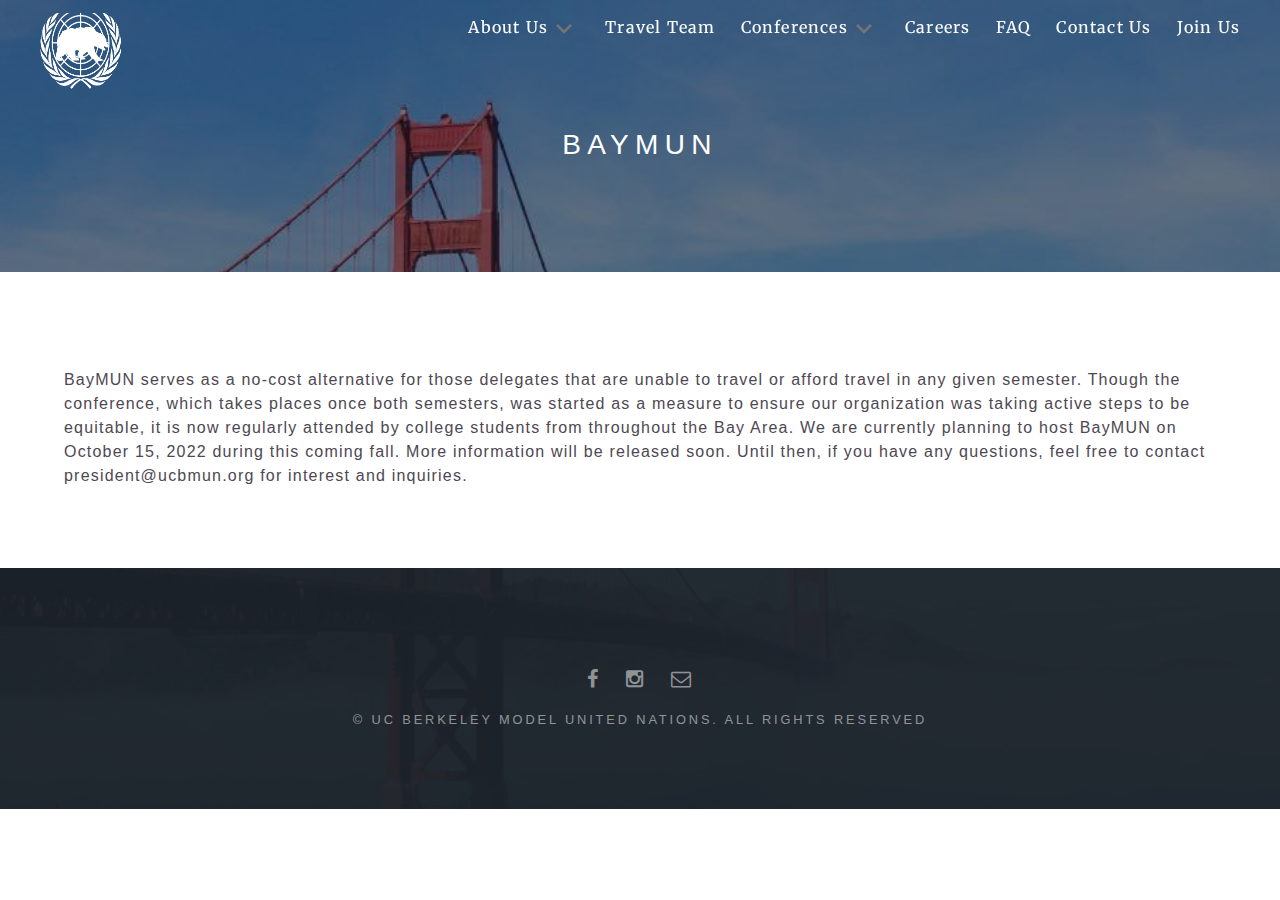
<file: baymun.html>
<!DOCTYPE HTML>

<html>

<head>
    <title>UC Berkeley Model United Nations</title>
    <meta charset="utf-8" />
    <meta name="viewport" content="width=device-width, initial-scale=1" />
    <meta name="description" content="" />
    <meta name="keywords" content="" />
    <!--[if lte IE 8]><script src="assets/css/ie/html5shiv.js"></script><![endif]-->
    <link rel="stylesheet" href="assets/css/style.css" />
    <link rel="stylesheet" href="https://cdn.jsdelivr.net/npm/bootstrap@4.3.1/dist/css/bootstrap.min.css" integrity="sha384-ggOyR0iXCbMQv3Xipma34MD+dH/1fQ784/j6cY/iJTQUOhcWr7x9JvoRxT2MZw1T" crossorigin="anonymous">
    <script src="https://cdn.jsdelivr.net/npm/jquery@3.6.0/dist/jquery.slim.min.js"></script>
    <script src="https://cdn.jsdelivr.net/npm/popper.js@1.16.1/dist/umd/popper.min.js"></script>
    <script src="https://cdn.jsdelivr.net/npm/bootstrap@4.6.1/dist/js/bootstrap.bundle.min.js"></script>
    <link rel="icon" type="image/x-icon" href="images/favicon.ico">
      <!--[if lte IE 9]><link rel="stylesheet" href="assets/css/ie/v9.css" /><![endif]-->
    <!--[if lte IE 8]><link rel="stylesheet" href="assets/css/ie/v8.css" /><![endif]-->
</head>

<body class="baymun">

    <script src="assets/js/news.js">
    </script>


    <!-- Page Wrapper -->
    <div id="page-wrapper">

        <!-- Header -->
        <header id="header">
            <h1><a href="index.html"></a></h1>
            <nav id="nav">
                <ul>
                    <li class="special">
                        <a href="#" class="menuToggle"><span></span></a>
                        <div id="menu">
                            <ul>
                                <li><a href="index.html"><h3></h3></a></li>

                                <li><a href="#"><h3>About Us</h3></a></li>
                                <li><a href="ucbmun.html">What is UCBMUN?</a></li>
                                <li><a href="leadership.html">Board of Officers</a></li>
                                <li><a href="https://docs.google.com/document/d/1TJJq1Cjm3uMXHjnloVPIEo3bUJc6TtHijOoQKOkdrUw/edit">Constitution</a></li>

                                <li><a href="travel.html"><h3>Travel Team</h3></a></li>

                                <li><a href="#"><h3>Conferences</h3></a></li>
                                <li><a href="http://ucbmun.org">UCBMUN</a></li>
                                <li><a href="http://bearmun.berkeley.edu">BearMUN</a></li>
                                <li><a href="baymun.html">BayMUN</a></li>

                                <li><a href="careers.html"><h3>Careers</h3></a></li>

                                <li><a href="faq.html"><h3>FAQ</h3></a></li>

                                <li><a href="contact.html"><h3>Contact Us</h3></a></li>

                                <li><a href="join.html"><h3>Join Us</h3></a></li>

                            </ul>
                        </div>
                    </li>
                </ul>
            </nav>
        </header>

        <ul id="navbar" class="pretty-af-navbar nav-visible">
            <div style="float: left">
                <li>
                    <a href="index.html"><img src="img/logo.png" style="height: 5em ; width: 7em ; vertical-align: middle"></img>
                    </a>
                </li>
            </div>

            <div style="float: right ; padding-right: 30px">
                <li class="dropdowner">
                    <a style="cursor: default">About Us<img src="images/dropdown.png" style="height: 2em ; width: 2em ; vertical-align: middle"></img></a>
                    <div id="dropdownee1" class="dropdownee">
                        <a href="ucbmun.html">What is UCBMUN?</a>
                        <a href="leadership.html">Board of Officers</a>
                        <a href="https://docs.google.com/document/d/1TJJq1Cjm3uMXHjnloVPIEo3bUJc6TtHijOoQKOkdrUw/edit">Constitution</a>
                    </div>
                </li>

                <li><a href="travel.html">Travel Team</a></li>

                <li class="dropdowner">
                    <a style="cursor: default">Conferences<img src="images/dropdown.png" style="height: 2em ; width: 2em ; vertical-align: middle; text-align: left;"></img></a>
                    <div id="dropdownee2" class="dropdownee">
                        <a href="http://ucbmun.org">UCBMUN</a>
                        <a href="http://bearmun.berkeley.edu/">BearMUN</a>
                        <a href="baymun.html">BayMUN</a>
                    </div>
                </li>

                <li><a href="careers.html">Careers</a></li>

                <li><a href="faq.html" >FAQ</a></li>

                <li><a href="contact.html">Contact Us </a></li>

                <li><a href="join.html">Join Us</a></li>

            </div>
        </ul>


				<!-- Main -->
					<article id="main-a">
						<header>
							<h2>BayMUN</h2>
						</header>
						<section class="wrapper style5">
							<div class="inner">

                           <p> 

							BayMUN serves as a no-cost alternative for those delegates that are unable to travel or afford travel in any given semester. Though the conference, which takes places once both semesters, was started as a measure to 
							ensure our organization was taking active steps to be equitable, it is now regularly attended by college students from throughout the Bay Area.  

							We are currently planning to host BayMUN on October 15, 2022 during this coming fall. More information will be released soon. Until then, if you have any questions, feel free to contact president@ucbmun.org for interest and inquiries. </p>
                                
							</div>
						</section>
					</article>

        <!-- Footer -->
        <footer id="footer">
            <ul class="icons">
                <li><a href="https://www.facebook.com/UCBerkeleyModelUnitedNations/" class="icon fa-facebook"><span class="label">Facebook</span></a></li>
                <li><a href="https://www.instagram.com/ucbmun" class="icon fa-instagram"><span class="label">Instagram</span></a></li>
                <li><a href="mailto:secretary@stuysu.org" class="icon fa-envelope-o"><span class="label">Email</span></a></li>
            </ul>
            <ul class="copyright">
                <li>&copy; UC Berkeley Model United Nations. All Rights Reserved</li>
            </ul>
        </footer>

    </div>
        
			</div>

		<!-- Scripts -->
			<script src="assets/js/jquery.min.js"></script>
			<script src="assets/js/jquery.scrollex.min.js"></script>
			<script src="assets/js/jquery.scrolly.min.js"></script>
			<script src="assets/js/skel.min.js"></script>
			<script src="assets/js/init.js"></script>

	</body>
</html>
</file>
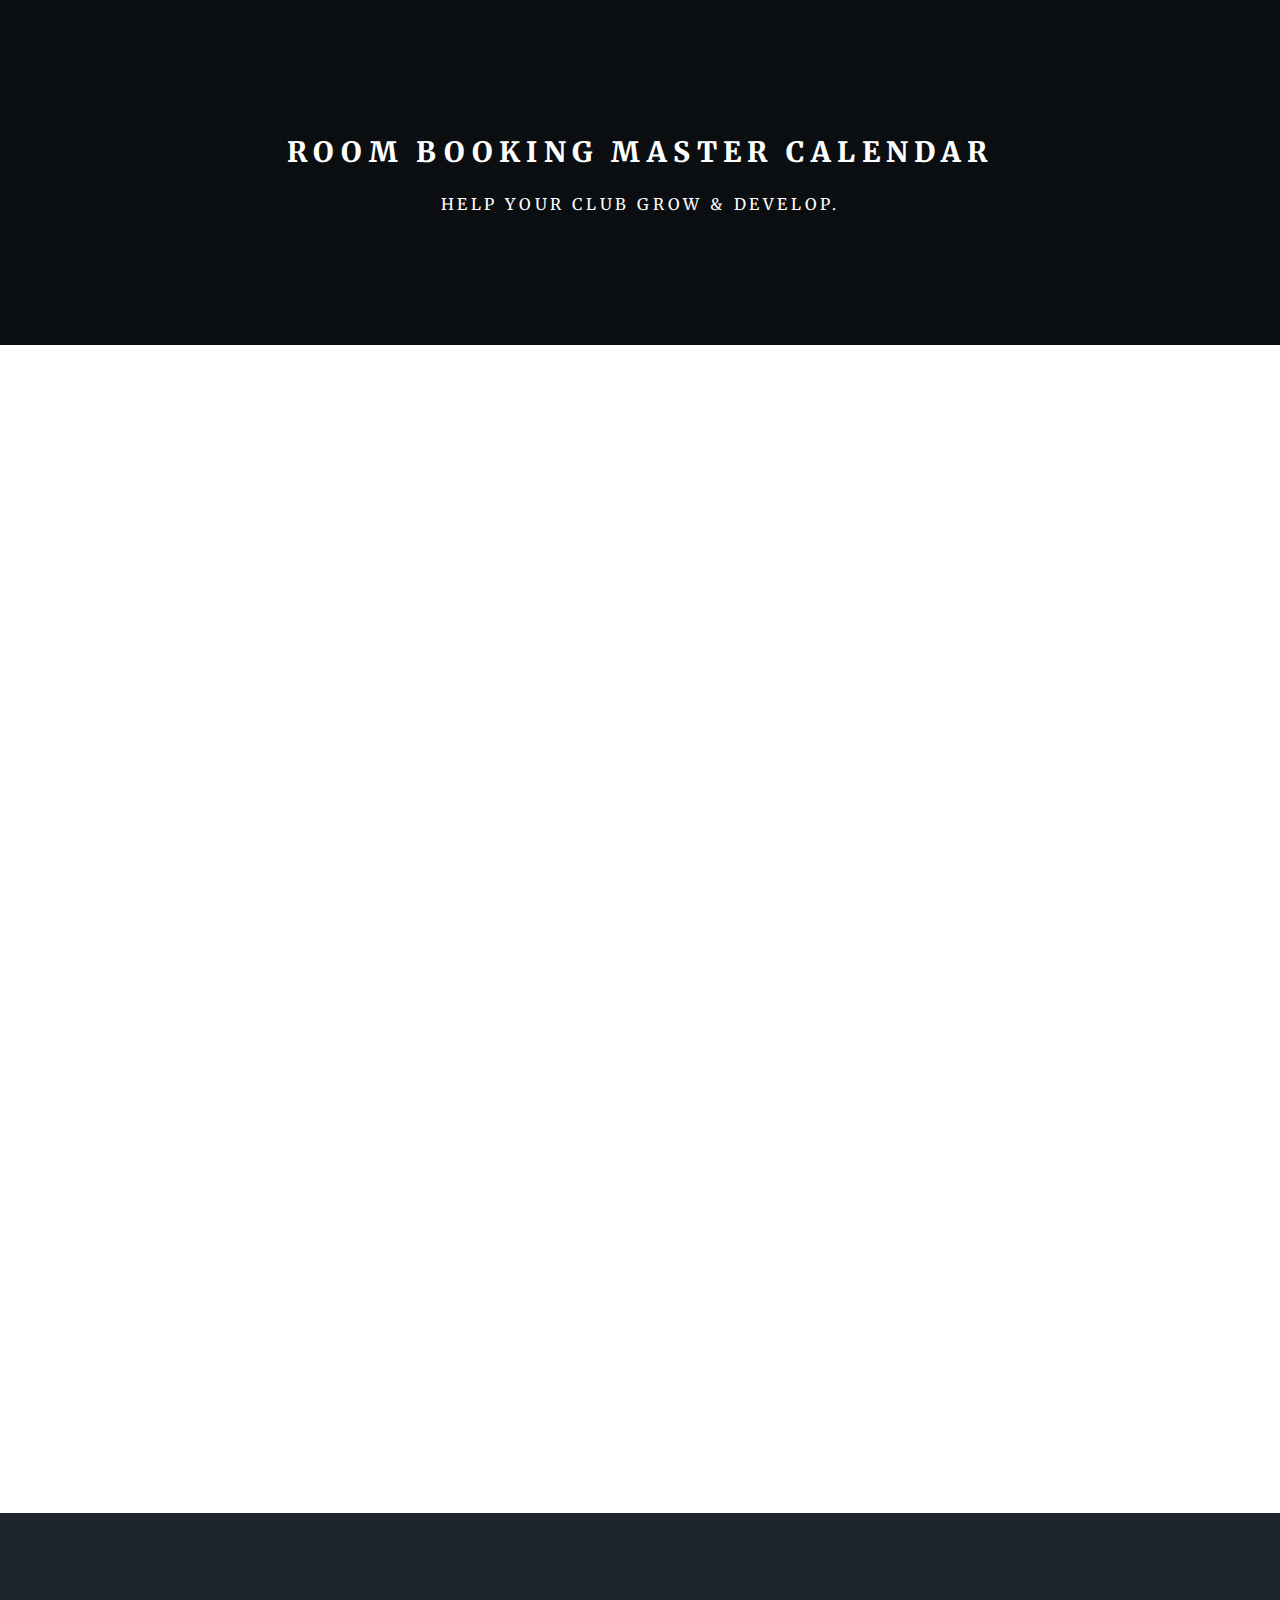
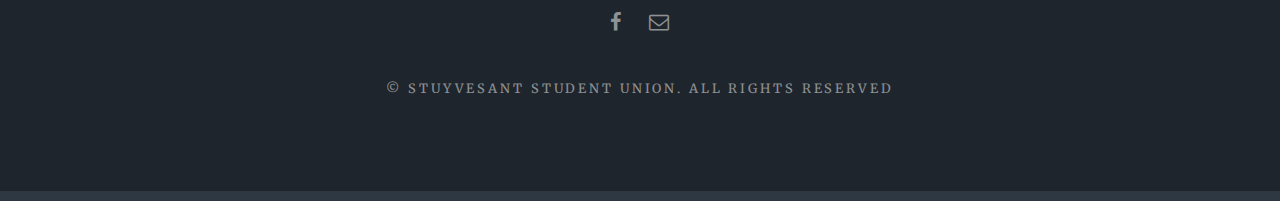
<file: clubpubroomcalendar.html>
<!DOCTYPE HTML>
<!--
    ALLLLOOOOO
    Ares Aung
    Matthew So
    Tahseen Chowdhury
    Kai :)
-->
<html>
	<head>
		<title>Stuyvesant Student Union</title>
		<meta charset="utf-8" />
		<meta name="viewport" content="width=device-width, initial-scale=1" />
		<meta name="description" content="" />
		<meta name="keywords" content="" />
		<!--[if lte IE 8]><script src="assets/css/ie/html5shiv.js"></script><![endif]-->
		<link rel="stylesheet" href="assets/css/style.css" />
        <link rel="stylesheet" href="assets/css/bootstrap/bootstrap.css" />
		<!--[if lte IE 9]><link rel="stylesheet" href="assets/css/ie/v9.css" /><![endif]-->
		<!--[if lte IE 8]><link rel="stylesheet" href="assets/css/ie/v8.css" /><![endif]-->
	</head>
	<body class="landing">

		<!-- Page Wrapper -->
			<div id="page-wrapper">

				<!-- Header -->
					<header id="header" class="alt">
						<h1><a href="index.html">Stuyvesant Student Union</a></h1>
						<nav id="nav">
							<ul>
								<li class="special">
									<a href="#" class="menuToggle"><span>Menu</span></a>
									<div id="menu">
										<ul>
                                            <li><a href="index.html"><h3>Student Union</h3></a></li>
											     <li><a href="su-calendar.html">Calendar</a></li>
                                                 <li><a href="assets/documents/Constitution.pdf">Constitution</a></li>  
                                                 <li><a href="su-contact.html">Contact Us</a></li>
                                            <li><a href="#"><h3>Student Resources</h3></a></li>
                                                 <li><a href="textbooks.html">Online Textbooks</a></li>
                                                 <li><a href="https://goo.gl/sUi3Sm">Arista Study Guides</a></li>
                                                 <li><a href="forms.html">Forms</a></li>
                                            <li><a href="clubs&pubs.html"><h3>Clubs & Pubs</h3></a></li>
                                            <li><a href="#"><h3>Caucuses</h3></a></li>
                                                 <li><a href="http://freshman.stuysu.org/">Freshman Caucus</a></li>
                                                 <li><a href="http://sophomore.stuysu.org/">Sophomore Caucus</a></li>
                                                 <li><a href="http://junior.stuysu.org/">Junior Caucus</a></li>
                                                 <li><a href="http://senior.stuysu.org/">Senior Caucus</a></li>
										</ul>
									</div>
								</li>
							</ul>
						</nav>
					</header>
				<!-- Main -->
					<article id="main">
						<header>
							<h2>Room Booking Master Calendar</h2>
							<p>Help your club grow & develop.</p>
						</header>
						<section class="wrapper style5">
							<div class="inner">

								<iframe src="https://calendar.google.com/calendar/embed?title=Master%20Grid%20-%20Room%20Bookings&amp;height=600&amp;wkst=1&amp;bgcolor=%23FFFFFF&amp;src=s590nuio7qal2me9dp663avomaqf09rh%40import.calendar.google.com&amp;color=%23AB8B00&amp;src=h8c5hlk7dlpmr6cvd53ukuppg3jh3atf%40import.calendar.google.com&amp;color=%2342104A&amp;src=mn2s388m3u2cvukjmb0qq3tfo6rs60fe%40import.calendar.google.com&amp;color=%23691426&amp;src=1qmlh4sfvehfeh0o3dea7m4ras2n10hp%40import.calendar.google.com&amp;color=%2323164E&amp;src=d2bcv6e5i7rnr5gm3mtt352tja6qs97e%40import.calendar.google.com&amp;color=%23125A12&amp;src=d974dv4m618j7nulbmb6efl6vcg4ab9t%40import.calendar.google.com&amp;color=%230F4B38&amp;src=7eo3sudsrhresj8mdakc66lnekp9s4db%40import.calendar.google.com&amp;color=%230F4B38&amp;src=dihb7mchma1prt3aa5mqdmbjhmofdhhn%40import.calendar.google.com&amp;color=%238D6F47&amp;src=sle9nr31g14f6ccmq4u4kb0ot6e5sttl%40import.calendar.google.com&amp;color=%238D6F47&amp;src=vlpmun6d0uk3co8hnaua7n0thfqodkte%40import.calendar.google.com&amp;color=%23125A12&amp;src=13kth07k8nsdad8ea540q83d11jvrqr1%40import.calendar.google.com&amp;color=%2328754E&amp;src=57jn2pa59t0etk860o9hdfiboj59cj6h%40import.calendar.google.com&amp;color=%23B1365F&amp;src=48kt1bftbkvlvdqsikpo0tigfmspt00i%40import.calendar.google.com&amp;color=%231B887A&amp;src=rroleo2ihf6vrcjqgbgr1tpinb9pkgfq%40import.calendar.google.com&amp;color=%23711616&amp;src=d4r611sdajur4gdb3e8o4j9juapp58qb%40import.calendar.google.com&amp;color=%232F6309&amp;src=tqmmtqnf3eljbperkp0fdaicmvap75jh%40import.calendar.google.com&amp;color=%236B3304&amp;src=jhvqks1h30iq7m6fc1i9fap9p85bnr98%40import.calendar.google.com&amp;color=%23333333&amp;ctz=America%2FNew_York" style="border-width:0" width="100%" height="1000px" frameborder="0" scrolling="no"></iframe>

							</div>
						</section>
					</article>

				<!-- Footer -->
					<footer id="footer">
						<ul class="icons">
							<li><a href="https://www.facebook.com/stuysu" class="icon fa-facebook"><span class="label">Facebook</span></a></li>
							<li><a href="mailto:executive@stuysu.org" class="icon fa-envelope-o"><span class="label">Email</span></a></li>
						</ul>
						<ul class="copyright">
							<li>&copy; Stuyvesant Student Union. All Rights Reserved</li>
						</ul>
					</footer>

			</div>

		<!-- Scripts -->
			<script src="assets/js/jquery.min.js"></script>
			<script src="assets/js/jquery.scrollex.min.js"></script>
			<script src="assets/js/jquery.scrolly.min.js"></script>
			<script src="assets/js/skel.min.js"></script>
			<script src="assets/js/init.js"></script>

	</body>
</html>
</file>
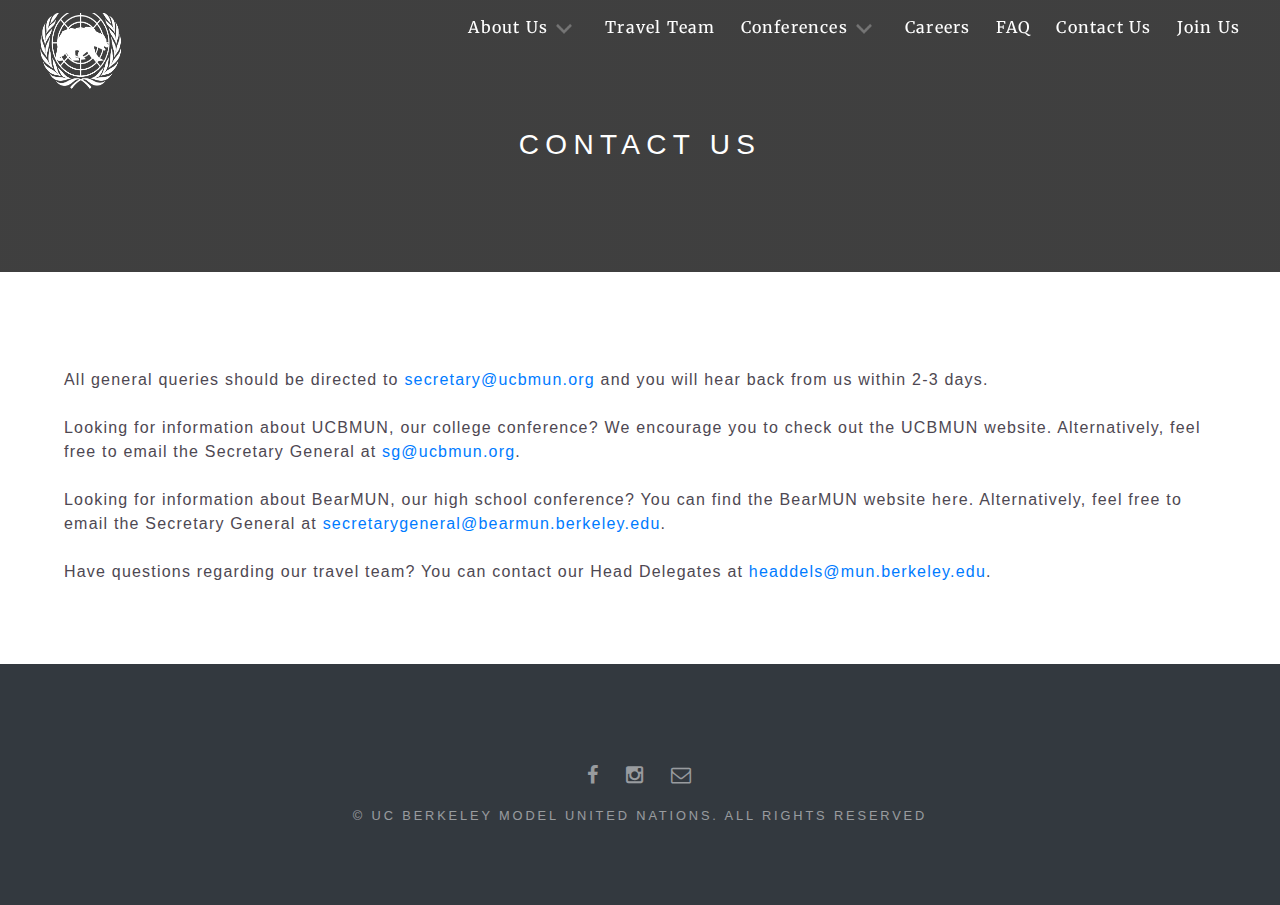
<file: contact.html>
<!DOCTYPE HTML>
<html>

    <head>
        <title>UC Berkeley Model United Nations</title>
        <meta charset="utf-8" />
        <meta name="viewport" content="width=device-width, initial-scale=1" />
        <meta name="description" content="" />
        <meta name="keywords" content="" />
        <!--[if lte IE 8]><script src="assets/css/ie/html5shiv.js"></script><![endif]-->
        <link rel="stylesheet" href="assets/css/style.css" />
        <link rel="stylesheet" href="https://cdn.jsdelivr.net/npm/bootstrap@4.3.1/dist/css/bootstrap.min.css" integrity="sha384-ggOyR0iXCbMQv3Xipma34MD+dH/1fQ784/j6cY/iJTQUOhcWr7x9JvoRxT2MZw1T" crossorigin="anonymous">
        <script src="https://cdn.jsdelivr.net/npm/jquery@3.6.0/dist/jquery.slim.min.js"></script>
        <script src="https://cdn.jsdelivr.net/npm/popper.js@1.16.1/dist/umd/popper.min.js"></script>
        <script src="https://cdn.jsdelivr.net/npm/bootstrap@4.6.1/dist/js/bootstrap.bundle.min.js"></script>
        <link rel="icon" type="image/x-icon" href="images/favicon.ico">
          <!--[if lte IE 9]><link rel="stylesheet" href="assets/css/ie/v9.css" /><![endif]-->
        <!--[if lte IE 8]><link rel="stylesheet" href="assets/css/ie/v8.css" /><![endif]-->
    </head>

<body class="contact">

    <!-- Page Wrapper -->
    <div id="page-wrapper">

        <!-- Header -->
        <header id="header">
            <h1><a href="index.html"></a></h1>
            <nav id="nav">
                <ul>
                    <li class="special">
                        <a href="#" class="menuToggle"><span></span></a>
                        <div id="menu">
                            <ul>
                                <li><a href="index.html"><h3></h3></a></li>

                                <li><a href="#"><h3>About Us</h3></a></li>
                                <li><a href="ucbmun.html">What is UCBMUN?</a></li>
                                <li><a href="leadership.html">Board of Officers</a></li>
                                <li><a href="https://docs.google.com/document/d/1TJJq1Cjm3uMXHjnloVPIEo3bUJc6TtHijOoQKOkdrUw/edit">Constitution</a></li>

                                <li><a href="travel.html"><h3>Travel Team</h3></a></li>

                                <li><a href="#"><h3>Conferences</h3></a></li>
                                <li><a href="http://ucbmun.org">UCBMUN</a></li>
                                <li><a href="http://bearmun.berkeley.edu">BearMUN</a></li>
                                <li><a href="baymun.html">BayMUN</a></li>

                                <li><a href="careers.html"><h3>Careers</h3></a></li>

                                <li><a href="faq.html"><h3>FAQ</h3></a></li>

                                <li><a href="contact.html"><h3>Contact Us</h3></a></li>

                                <li><a href="join.html"><h3>Join Us</h3></a></li>

                            </ul>
                        </div>
                    </li>
                </ul>
            </nav>
        </header>

        <ul id="navbar" class="pretty-af-navbar nav-visible">
            <div style="float: left">
                <li>
                    <a href="index.html"><img src="img/logo.png" style="height: 5em ; width: 7em ; vertical-align: middle"></img>
                    </a>
                </li>
            </div>

            <div style="float: right ; padding-right: 30px">
                <li class="dropdowner">
                    <a style="cursor: default">About Us<img src="images/dropdown.png" style="height: 2em ; width: 2em ; vertical-align: middle"></img></a>
                    <div id="dropdownee1" class="dropdownee">
                        <a href="ucbmun.html">What is UCBMUN?</a>
                        <a href="leadership.html">Board of Officers</a>
                        <a href="https://docs.google.com/document/d/1TJJq1Cjm3uMXHjnloVPIEo3bUJc6TtHijOoQKOkdrUw/edit">Constitution</a>
                    </div>
                </li>

                <li><a href="travel.html">Travel Team</a></li>

                <li class="dropdowner">
                    <a style="cursor: default">Conferences<img src="images/dropdown.png" style="height: 2em ; width: 2em ; vertical-align: middle; text-align: left;"></img></a>
                    <div id="dropdownee2" class="dropdownee">
                        <a href="http://ucbmun.org">UCBMUN</a>
                        <a href="http://bearmun.berkeley.edu">BearMUN</a>
                        <a href="baymun.html">BayMUN</a>
                    </div>
                </li>

                <li><a href="careers.html">Careers</a></li>

                <li><a href="faq.html">FAQ</a></li>

                <li><a href="contact.html">Contact Us </a></li>

                <li><a href="join.html">Join Us</a></li>

            </div>
        </ul>


        <!-- Main -->
        <article id="main-b">
            <header>
                <h2>Contact Us</h2>
                <!-- <p>Have any questions? Let us know!</p> -->
            </header>
            <section class="wrapper style5" id="nav-transition">
                <div class="inner">
                    <p>All general queries should be directed to <a href = "mailto: secretary@ucbmun.org">secretary@ucbmun.org</a> and you will hear back from us within 2-3 days. <br> <br>
                    Looking for information about UCBMUN, our college conference? We encourage you to check out the UCBMUN website. Alternatively, feel free to email the Secretary General at <a href = "mailto: sg@ucbmun.org"> sg@ucbmun.org</a>. <br> <br>
                    Looking for information about BearMUN, our high school conference? You can find the BearMUN website here. Alternatively, feel free to email the Secretary General at <a href = "mailto: secretarygeneral@bearmun.berkeley.edu"> secretarygeneral@bearmun.berkeley.edu</a>. <br> <br>
                    Have questions regarding our travel team? You can contact our Head Delegates at <a href = "mailto: headdels@mun.berkeley.edu"> headdels@mun.berkeley.edu</a>.</p>

                </div>


    </div>
    </section>
    </article>

        <!-- Footer -->
        <footer id="footer">
            <ul class="icons">
                <li><a href="https://www.facebook.com/UCBerkeleyModelUnitedNations/" class="icon fa-facebook"><span class="label">Facebook</span></a></li>
                <li><a href="https://www.instagram.com/ucbmun" class="icon fa-instagram"><span class="label">Instagram</span></a></li>
                <li><a href="mailto:secretary@ucbmun.org" class="icon fa-envelope-o"><span class="label">Email</span></a></li>
            </ul>
            <ul class="copyright">
                <li>&copy; UC Berkeley Model United Nations. All Rights Reserved</li>
            </ul>
        </footer>

    </div>

    <!-- Scripts -->
    <script src="assets/js/jquery.min.js"></script>
    <script src="assets/js/jquery.scrollex.min.js"></script>
    <script src="assets/js/jquery.scrolly.min.js"></script>
    <script src="assets/js/skel.min.js"></script>
    <script src="assets/js/init.js"></script>
    <!-- turns navbar dark on scroll -->
    <script>
        $(window).scroll(
            function() {
                var scroll = $(window).scrollTop();
                var objectSelect = $("#nav-transition");
                var toAdd = $("#navbar");
                var toAdd2 = $("#dropdownee1");
                var toAdd3 = $("#dropdownee2");
                //var offset = objectSelect.offset();
                if (objectSelect.length) {
                    var objectPosition = objectSelect.offset().top;
                }
                if (scroll >= objectPosition) {
                    toAdd.addClass("navbar-color");
                    toAdd2.addClass("navbar-color");
                    toAdd3.addClass("navbar-color");
                }
                if (scroll <= objectPosition) {
                    toAdd.removeClass("navbar-color");
                    toAdd2.removeClass("navbar-color");
                    toAdd3.removeClass("navbar-color");
                }
            }
        );
    </script>
</body>

</html>
</file>
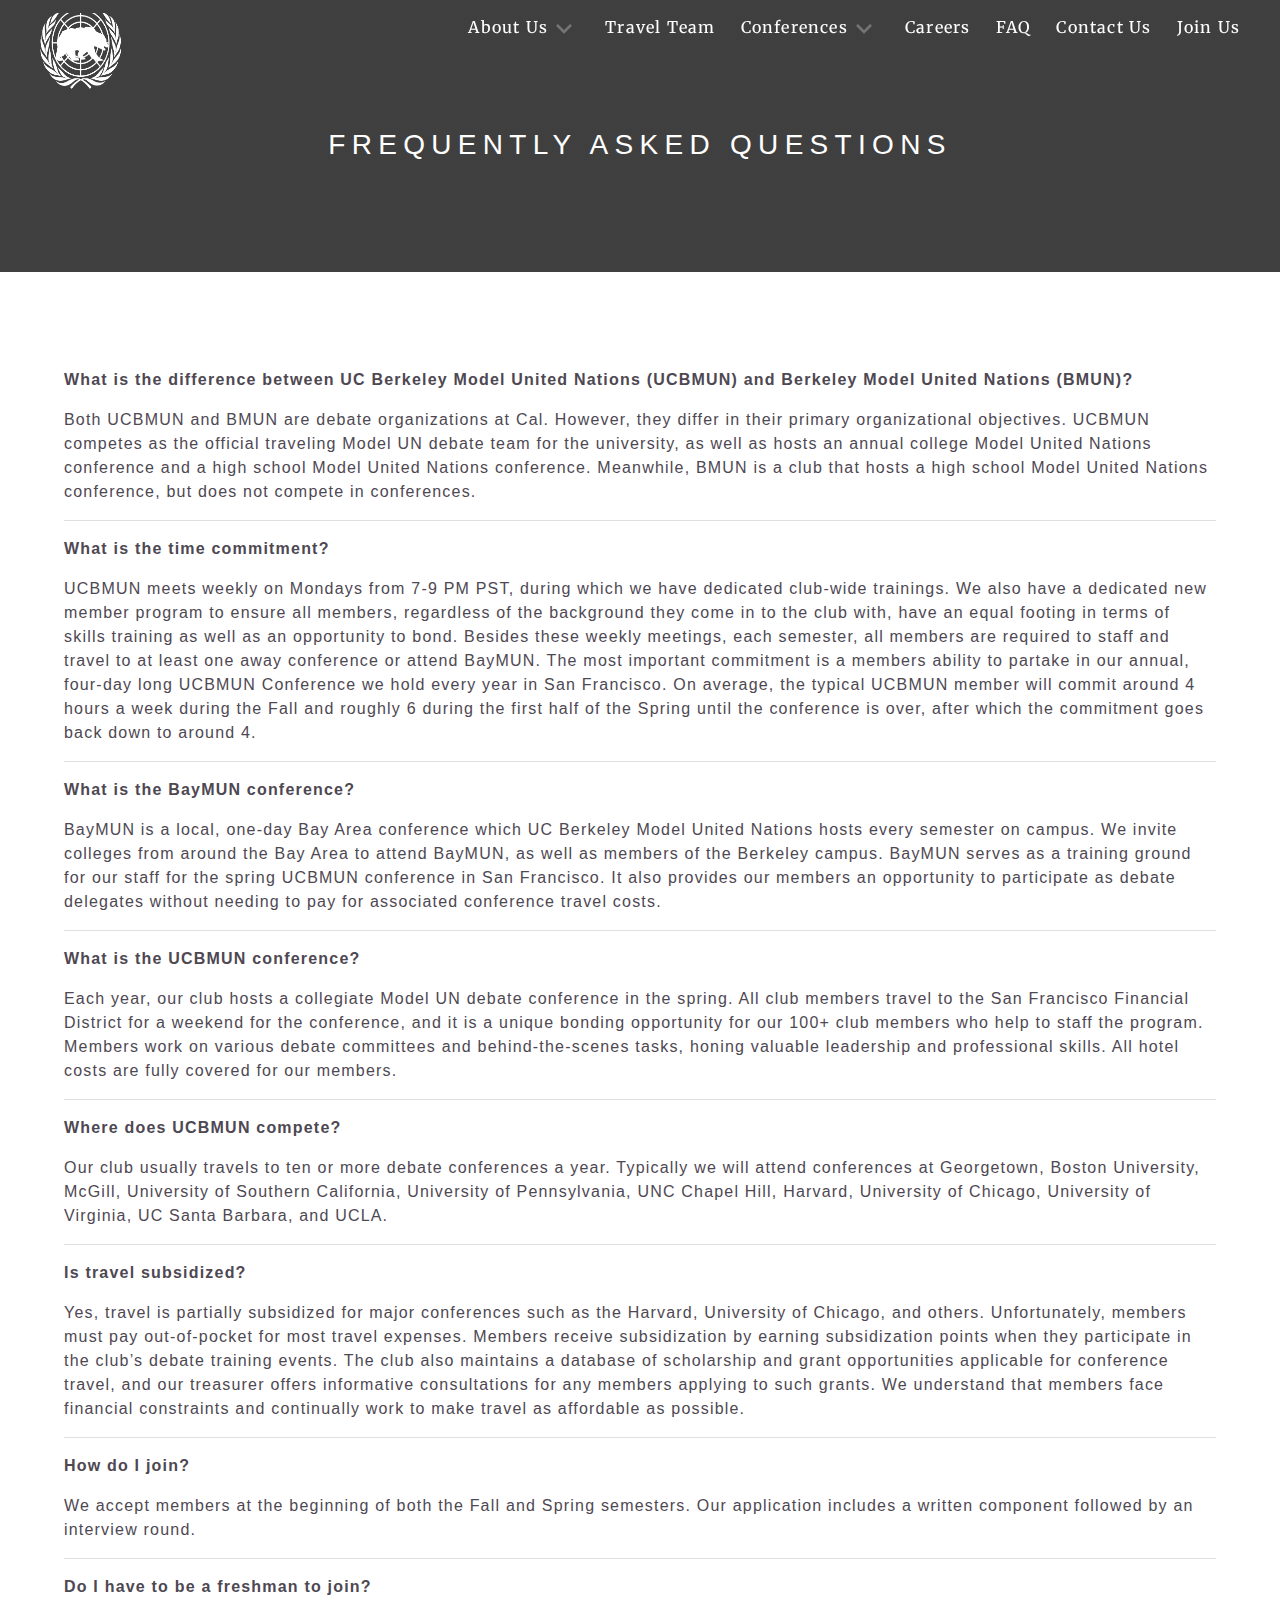
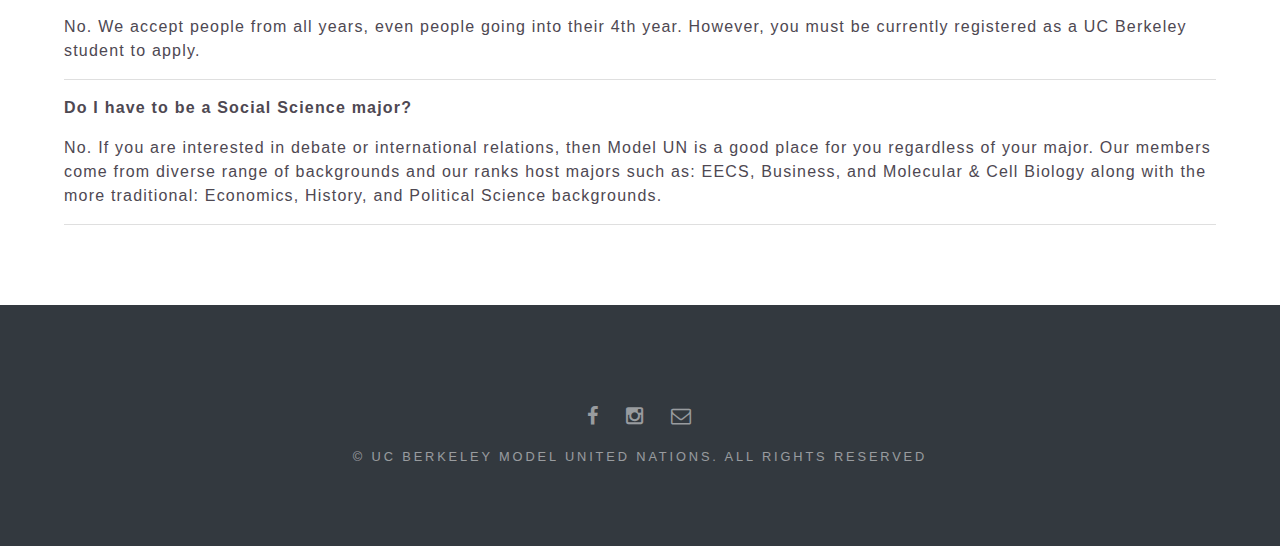
<file: faq.html>
<!DOCTYPE HTML>
<html>
	<head>
		<title>UC Berkeley Model United Nations</title>
		<meta charset="utf-8" />
		<meta name="viewport" content="width=device-width, initial-scale=1" />
		<meta name="description" content="" />
		<meta name="keywords" content="" />
		<!--[if lte IE 8]><script src="assets/css/ie/html5shiv.js"></script><![endif]-->
		<link rel="stylesheet" href="assets/css/style.css" />
		<link rel="stylesheet" href="https://cdn.jsdelivr.net/npm/bootstrap@4.3.1/dist/css/bootstrap.min.css" integrity="sha384-ggOyR0iXCbMQv3Xipma34MD+dH/1fQ784/j6cY/iJTQUOhcWr7x9JvoRxT2MZw1T" crossorigin="anonymous">
		<script src="https://cdn.jsdelivr.net/npm/jquery@3.6.0/dist/jquery.slim.min.js"></script>
		<script src="https://cdn.jsdelivr.net/npm/popper.js@1.16.1/dist/umd/popper.min.js"></script>
		<script src="https://cdn.jsdelivr.net/npm/bootstrap@4.6.1/dist/js/bootstrap.bundle.min.js"></script>
		<link rel="icon" type="image/x-icon" href="images/favicon.ico">
		  <!--[if lte IE 9]><link rel="stylesheet" href="assets/css/ie/v9.css" /><![endif]-->
		<!--[if lte IE 8]><link rel="stylesheet" href="assets/css/ie/v8.css" /><![endif]-->
	</head>
	<body class="faq">

    <!-- Page Wrapper -->
    <div id="page-wrapper">

        <!-- Header -->
        <header id="header">
            <h1><a href="index.html"></a></h1>
            <nav id="nav">
                <ul>
                    <li class="special">
                        <a href="#" class="menuToggle"><span></span></a>
                        <div id="menu">
                            <ul>
                                <li><a href="index.html"><h3></h3></a></li>

                                <li><a href="#"><h3>About Us</h3></a></li>
                                <li><a href="ucbmun.html">What is UCBMUN?</a></li>
                                <li><a href="leadership.html">Board of Officers</a></li>
                                <li><a href="https://docs.google.com/document/d/1TJJq1Cjm3uMXHjnloVPIEo3bUJc6TtHijOoQKOkdrUw/edit">Constitution</a></li>

                                <li><a href="travel.html"><h3>Travel Team</h3></a></li>

                                <li><a href="#"><h3>Conferences</h3></a></li>
                                <li><a href="http://ucbmun.org">UCBMUN</a></li>
                                <li><a href="http://bearmun.berkeley.edu">BearMUN</a></li>
                                <li><a href="baymun.html">BayMUN</a></li>

                                <li><a href="careers.html"><h3>Careers</h3></a></li>

                                <li><a href="faq.html"><h3>FAQ</h3></a></li>

                                <li><a href="contact.html"><h3>Contact Us</h3></a></li>

                                <li><a href="join.html"><h3>Join Us</h3></a></li>

                            </ul>
                        </div>
                    </li>
                </ul>
            </nav>
        </header>

        <ul id="navbar" class="pretty-af-navbar nav-visible">
            <div style="float: left">
                <li>
                    <a href="index.html"><img src="img/logo.png" style="height: 5em ; width: 7em ; vertical-align: middle"></img>
                    </a>
                </li>
            </div>

            <div style="float: right ; padding-right: 30px">
                <li class="dropdowner">
                    <a style="cursor: default">About Us<img src="images/dropdown.png" style="height: 2em ; width: 2em ; vertical-align: middle"></img></a>
                    <div id="dropdownee1" class="dropdownee">
                        <a href="ucbmun.html">What is UCBMUN?</a>
                        <a href="leadership.html">Board of Officers</a>
                        <a href="https://docs.google.com/document/d/1TJJq1Cjm3uMXHjnloVPIEo3bUJc6TtHijOoQKOkdrUw/edit">Constitution</a>
                    </div>
                </li>

                <li><a href="travel.html">Travel Team</a></li>

                <li class="dropdowner">
                    <a style="cursor: default">Conferences<img src="images/dropdown.png" style="height: 2em ; width: 2em ; vertical-align: middle; text-align: left;"></img></a>
                    <div id="dropdownee2" class="dropdownee">
                        <a href="http://ucbmun.org">UCBMUN</a>
                        <a href="http://bearmun.berkeley.edu">BearMUN</a>
                        <a href="baymun.html">BayMUN</a>
                    </div>
                </li>

                <li><a href="careers.html">Careers</a></li>

                <li><a href="faq.html">FAQ</a></li>

                <li><a href="contact.html">Contact Us </a></li>

                <li><a href="join.html">Join Us</a></li>

            </div>
        </ul>

				<!-- Main -->
					<article id="main-b">
						<header>
							<h2>FREQUENTLY ASKED QUESTIONS</h2>
						</header>
						<section class="wrapper style5" id="nav-transition">
						<div class="inner">
						<p style="font-weight: bold; important!"> What is the difference between UC Berkeley Model United Nations (UCBMUN) and Berkeley Model United Nations (BMUN)? </p>
						<p> Both UCBMUN and BMUN are debate organizations at Cal. However, they differ in their primary organizational objectives. UCBMUN competes as the official traveling Model UN debate team for the university, as well as hosts an annual college Model United Nations conference and a high school Model United Nations conference. Meanwhile, BMUN is a club that hosts a high school Model United Nations conference, but does not compete in conferences. </p>
						<hr>
						<p style="font-weight: bold; important!">  What is the time commitment? </p>
						<p> UCBMUN meets weekly on Mondays from 7-9 PM PST, during which we have dedicated club-wide trainings. We also have a dedicated new member program to ensure all members, regardless of the background they come in to the club with, have an equal footing in terms of skills training as well as an opportunity to bond.
							Besides these weekly meetings, each semester, all members are required to staff and travel to at least one away conference or attend BayMUN.  The most important commitment is a members ability to partake in our annual, four-day long UCBMUN Conference we hold every year in San Francisco.  On average, the typical UCBMUN member will commit around 4 hours a week during the Fall and roughly 6 during the first half of the Spring until the conference is over, after which the commitment goes back down to around 4.</p>
						<hr>
						<p style="font-weight: bold; important!"> What is the BayMUN conference? </p>
						<p> BayMUN is a local, one-day Bay Area conference which UC Berkeley Model United Nations hosts every semester on campus. We invite colleges from around the Bay Area to attend BayMUN, as well as members of the Berkeley campus. BayMUN serves as a training ground for our staff for the spring UCBMUN conference in San Francisco. It also provides our members  an opportunity to participate as debate delegates without needing to pay for associated conference travel costs. </p>
						<hr>
						<p style="font-weight: bold; important!"> What is the UCBMUN conference?</p>
						<p> Each year, our club hosts a collegiate Model UN debate conference in the spring. All club members travel to the San Francisco Financial District for a weekend for the conference, and it is a unique bonding opportunity for our 100+ club members who help to staff the program. Members work on various debate committees and behind-the-scenes tasks, honing valuable leadership and professional skills. All hotel costs are fully covered for our members. </p>
						<hr>
						<p style="font-weight: bold; important!"> Where does UCBMUN compete? </p>
						<p> Our club usually travels to ten or more debate conferences a year. Typically we will attend conferences at Georgetown, Boston University, McGill, University of Southern California, University of Pennsylvania, UNC Chapel Hill, Harvard, University of Chicago, University of Virginia, UC Santa Barbara, and UCLA. </p>
						<hr>
						<p style="font-weight: bold; important!"> Is travel subsidized? </p>
						<p> Yes, travel is partially subsidized for major conferences such as the Harvard, University of Chicago, and others. Unfortunately, members must pay out-of-pocket for most travel expenses. Members receive subsidization by earning subsidization points when they participate in the club’s debate training events. The club also maintains a database of scholarship and grant opportunities applicable for conference travel, and our treasurer offers informative consultations for any members applying to such grants. We understand that members face financial constraints and continually work to make travel as affordable as possible.</p>
						<hr>
						<p style="font-weight: bold; important!">  How do I join? </p>
						<p>  We accept members at the beginning of both the Fall and Spring semesters. Our application includes a written component followed by an interview round. </p>
						<hr>
						<p style="font-weight: bold; important!"> Do I have to be a freshman to join? </p>
						<p> No. We accept people from all years, even people going into their 4th year. However, you must be currently registered as a UC Berkeley student to apply. </p>
						<hr>
						<p style="font-weight: bold; important!">  Do I have to be a Social Science major? </p>
						<p> No. If you are interested in debate or international relations, then Model UN is a good place for you regardless of your major. Our members come from diverse range of backgrounds and our ranks host majors such as: EECS, Business, and Molecular & Cell Biology along with the more traditional: Economics, History, and Political Science backgrounds. </p>
						<hr>
					</div>
					</section>
					</article>

        <!-- Footer -->
        <footer id="footer">
            <ul class="icons">
                <li><a href="https://www.facebook.com/UCBerkeleyModelUnitedNations/" class="icon fa-facebook"><span class="label">Facebook</span></a></li>
                <li><a href="https://www.instagram.com/ucbmun" class="icon fa-instagram"><span class="label">Instagram</span></a></li>
                <li><a href="mailto:secretary@ucbmun.org" class="icon fa-envelope-o"><span class="label">Email</span></a></li>
            </ul>
            <ul class="copyright">
                <li>&copy; UC Berkeley Model United Nations. All Rights Reserved</li>
            </ul>
        </footer>

			</div>

		<!-- Scripts -->
			<script src="assets/js/jquery.min.js"></script>
			<script src="assets/js/jquery.scrollex.min.js"></script>
			<script src="assets/js/jquery.scrolly.min.js"></script>
			<script src="assets/js/skel.min.js"></script>
			<script src="assets/js/init.js"></script>
			<!-- turns navbar dark on scroll -->
			<script>
				$(window).scroll(
					function() {
						var scroll = $(window).scrollTop();
						var objectSelect = $("#nav-transition");
						var toAdd = $("#navbar");
						var toAdd2 = $("#dropdownee1");
						var toAdd3 = $("#dropdownee2");
						//var offset = objectSelect.offset();
						if (objectSelect.length) {
							var objectPosition = objectSelect.offset().top;
						}
						if (scroll >= objectPosition) {
							toAdd.addClass("navbar-color");
							toAdd2.addClass("navbar-color");
							toAdd3.addClass("navbar-color");
						}
						if (scroll <= objectPosition) {
				 			toAdd.removeClass("navbar-color");
				 			toAdd2.removeClass("navbar-color");
				 			toAdd3.removeClass("navbar-color");
						}
					}
				);
			</script>
	</body>
</html>
</file>
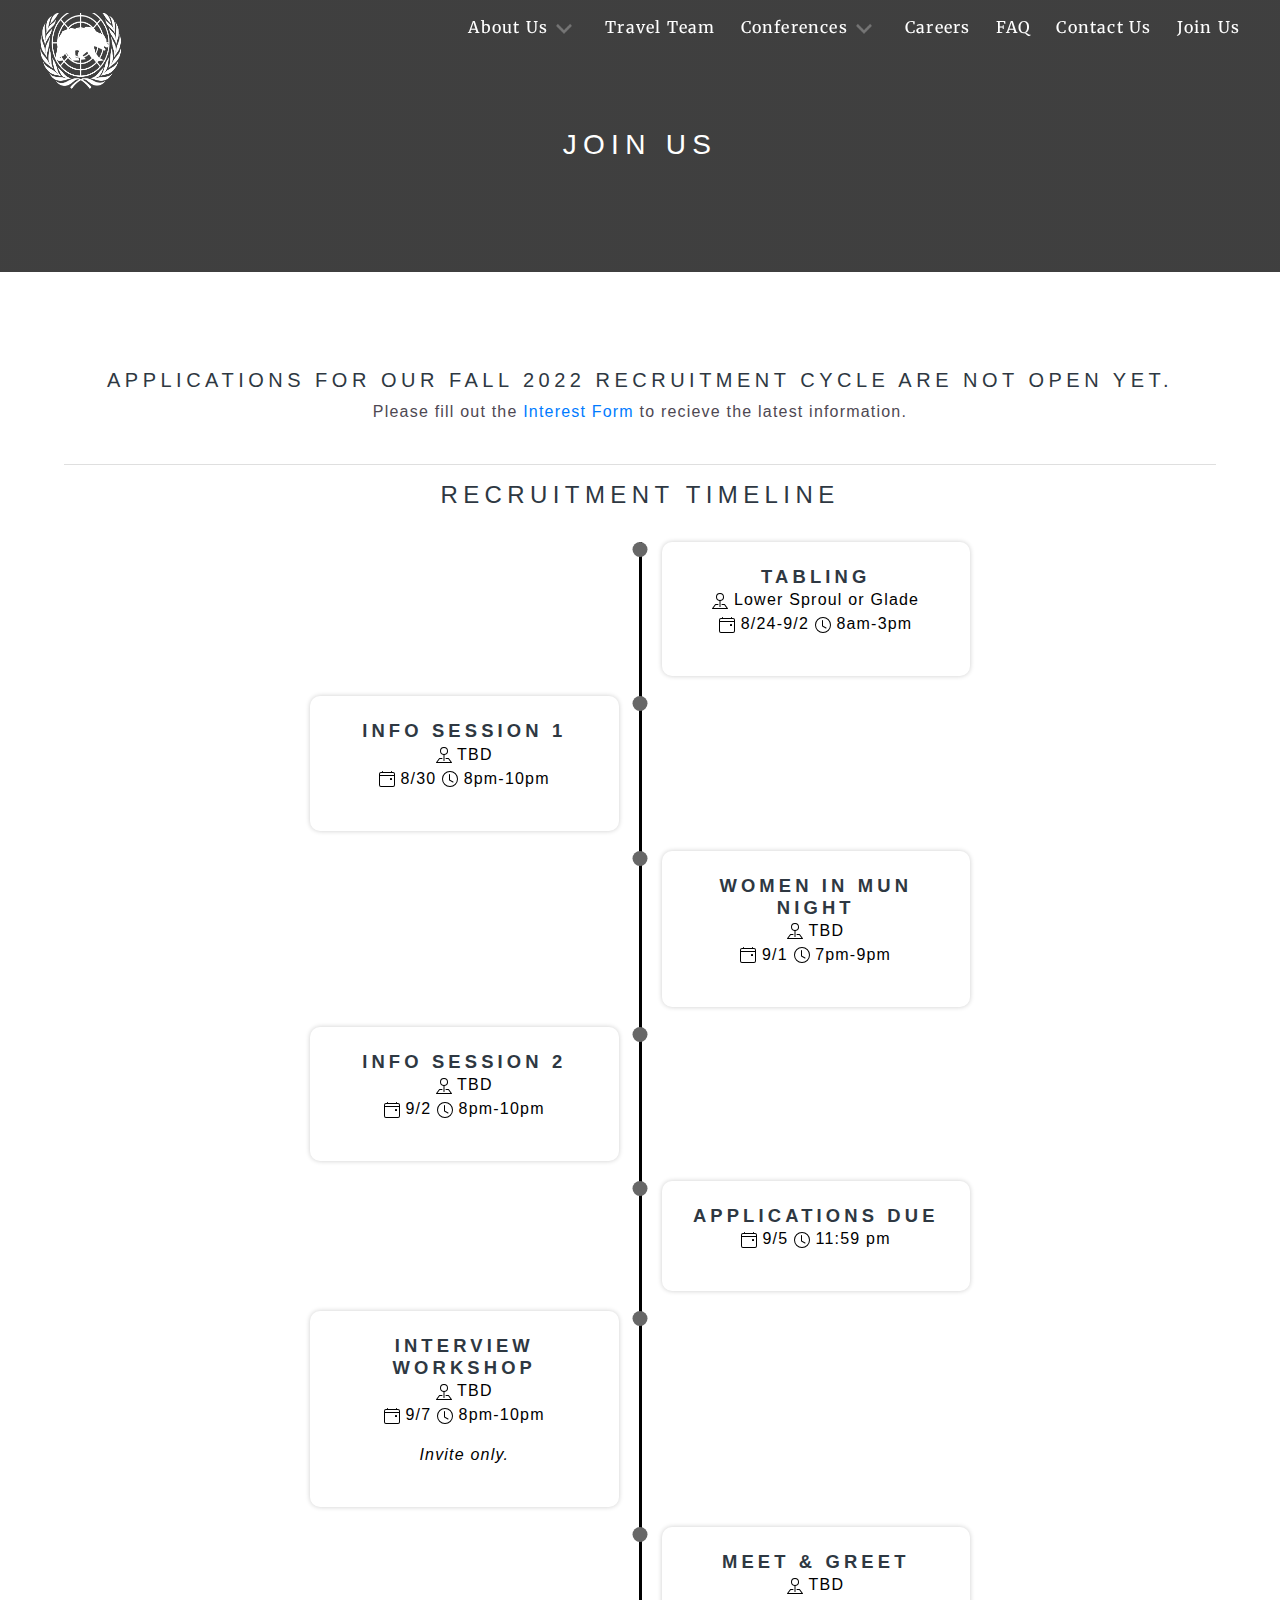
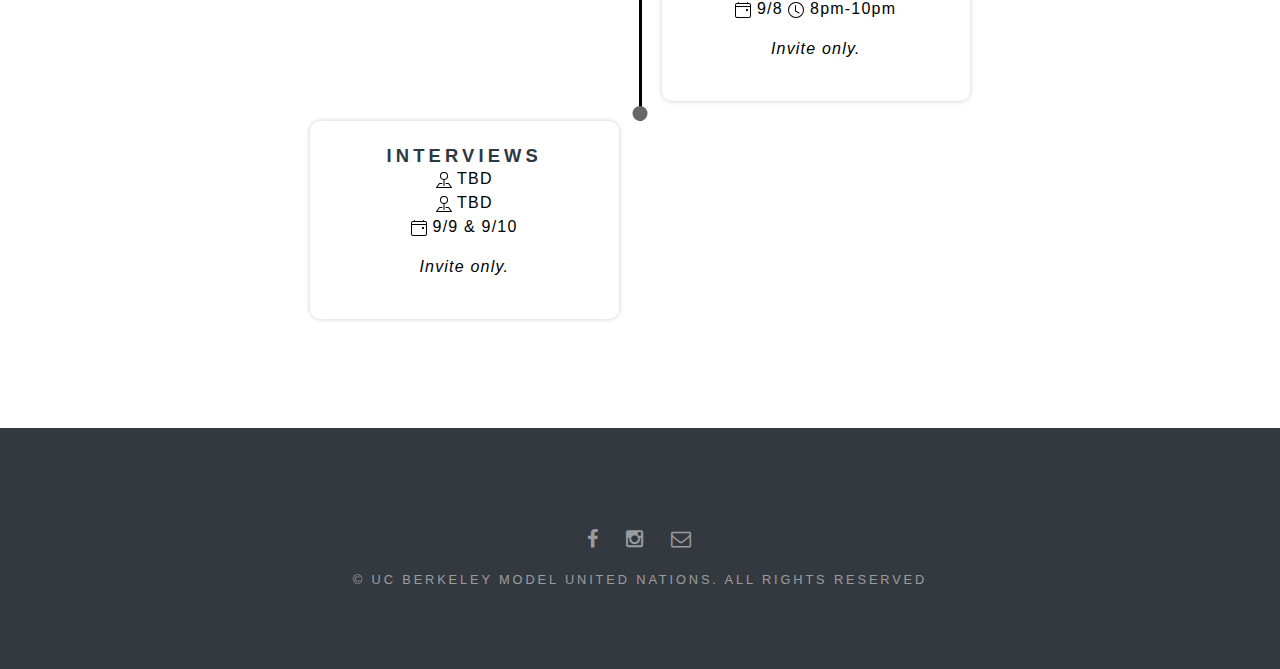
<file: join.html>
<!DOCTYPE HTML>

<head>
	<title>UC Berkeley Model United Nations</title>
    <meta charset="utf-8" />
    <meta name="viewport" content="width=device-width, initial-scale=1" />
    <meta name="description" content="" />
    <meta name="keywords" content="" />
    <!--[if lte IE 8]><script src="assets/css/ie/html5shiv.js"></script><![endif]-->
    <link rel="stylesheet" href="assets/css/style.css" />
    <link rel="stylesheet" href="https://cdn.jsdelivr.net/npm/bootstrap@4.3.1/dist/css/bootstrap.min.css" integrity="sha384-ggOyR0iXCbMQv3Xipma34MD+dH/1fQ784/j6cY/iJTQUOhcWr7x9JvoRxT2MZw1T" crossorigin="anonymous">
    <script src="https://cdn.jsdelivr.net/npm/jquery@3.6.0/dist/jquery.slim.min.js"></script>
    <script src="https://cdn.jsdelivr.net/npm/popper.js@1.16.1/dist/umd/popper.min.js"></script>
    <script src="https://cdn.jsdelivr.net/npm/bootstrap@4.6.1/dist/js/bootstrap.bundle.min.js"></script>
	<link rel="icon" type="image/x-icon" href="images/favicon.ico">
      <!--[if lte IE 9]><link rel="stylesheet" href="assets/css/ie/v9.css" /><![endif]-->
    <!--[if lte IE 8]><link rel="stylesheet" href="assets/css/ie/v8.css" /><![endif]-->
</head>

<html>

	<style>

.timeline {
  margin: 0 auto;
  max-width: 750px;
  padding: 25px;
  display: grid;
  grid-template-columns: 1fr 3px 1fr;
  font-family: "Fira Sans", sans-serif;
  color: #000;
}

.timeline__component {
  margin: 0 20px 20px 20px;
}

.timeline__component--bg {
  padding: 1.5em;
  background: rgba(255, 255, 255, 0.2);
  box-shadow: 0 0 5px rgba(0, 0, 0, 0.2);
  border-radius: 10px;
}

/* LEAVE TILL LAST */
.timeline__component--bottom {
  margin-bottom: 0;
}

.timeline__middle {
  position: relative;
  background: #000;
}

.timeline__point {
  position: absolute;
  top: 0;
  left: 50%;
  transform: translateX(-50%);
  width: 15px;
  height: 15px;
  background: #676767;
  border-radius: 50%;
}

/* LEAVE TILL LAST */
.timeline__point--bottom {
  top: initial;
  bottom: 0;
}

.timeline__date--right {
  text-align: right;
}

.timeline__title {
  margin: 0;
  font-size: 1.15em;
  font-weight: bold;
}

.timeline__paragraph {
  line-height: 1.5;
}

		</style>

<head>
    <title>UC Berkeley Model United Nations</title>
    <meta charset="utf-8" />
    <meta name="viewport" content="width=device-width, initial-scale=1" />
    <meta name="description" content="" />
    <meta name="keywords" content="" />
    <!--[if lte IE 8]><script src="assets/css/ie/html5shiv.js"></script><![endif]-->
    <link rel="stylesheet" href="assets/css/style.css" />
    <link rel="stylesheet" href="https://cdn.jsdelivr.net/npm/bootstrap@4.3.1/dist/css/bootstrap.min.css" integrity="sha384-ggOyR0iXCbMQv3Xipma34MD+dH/1fQ784/j6cY/iJTQUOhcWr7x9JvoRxT2MZw1T" crossorigin="anonymous">
    <script src="https://cdn.jsdelivr.net/npm/jquery@3.6.0/dist/jquery.slim.min.js"></script>
    <script src="https://cdn.jsdelivr.net/npm/popper.js@1.16.1/dist/umd/popper.min.js"></script>
    <script src="https://cdn.jsdelivr.net/npm/bootstrap@4.6.1/dist/js/bootstrap.bundle.min.js"></script>
      <!--[if lte IE 9]><link rel="stylesheet" href="assets/css/ie/v9.css" /><![endif]-->
    <!--[if lte IE 8]><link rel="stylesheet" href="assets/css/ie/v8.css" /><![endif]-->
</head>

<body class="landing">

    <script src="assets/js/news.js">
    </script>


    <!-- Page Wrapper -->
    <div id="page-wrapper">

        <!-- Header -->
        <header id="header">
            <h1><a href="index.html"></a></h1>
            <nav id="nav">
                <ul>
                    <li class="special">
                        <a href="#" class="menuToggle"><span></span></a>
                        <div id="menu">
                            <ul>
                                <li><a href="index.html"><h3></h3></a></li>

                                <li><a href="#"><h3>About Us</h3></a></li>
                                <li><a href="ucbmun.html">What is UCBMUN?</a></li>
                                <li><a href="leadership.html">Board of Officers</a></li>
                                <li><a href="https://docs.google.com/document/d/1TJJq1Cjm3uMXHjnloVPIEo3bUJc6TtHijOoQKOkdrUw/edit">Constitution</a></li>

                                <li><a href="travel.html"><h3>Travel Team</h3></a></li>

                                <li><a href="#"><h3>Conferences</h3></a></li>
                                <li><a href="http://ucbmun.org">UCBMUN</a></li>
                                <li><a href="http://bearmun.berkeley.edu">BearMUN</a></li>
                                <li><a href="baymun.html">BayMUN</a></li>

                                <li><a href="careers.html"><h3>Careers</h3></a></li>

                                <li><a href="faq.html"><h3>FAQ</h3></a></li>

                                <li><a href="contact.html"><h3>Contact Us</h3></a></li>

                                <li><a href="join.html"><h3>Join Us</h3></a></li>

                            </ul>
                        </div>
                    </li>
                </ul>
            </nav>
        </header>

        <ul id="navbar" class="pretty-af-navbar nav-visible">
            <div style="float: left">
                <li>
                    <a href="index.html"><img src="img/logo.png" style="height: 5em ; width: 7em ; vertical-align: middle"></img>
                    </a>
                </li>
            </div>

            <div style="float: right ; padding-right: 30px">
                <li class="dropdowner">
                    <a style="cursor: default">About Us<img src="images/dropdown.png" style="height: 2em ; width: 2em ; vertical-align: middle"></img></a>
                    <div id="dropdownee1" class="dropdownee">
                        <a href="ucbmun.html">What is UCBMUN?</a>
                        <a href="leadership.html">Board of Officers</a>
                        <a href="https://docs.google.com/document/d/1TJJq1Cjm3uMXHjnloVPIEo3bUJc6TtHijOoQKOkdrUw/edit">Constitution</a>
                    </div>
                </li>

                <li><a href="travel.html">Travel Team</a></li>

                <li class="dropdowner">
                    <a style="cursor: default">Conferences<img src="images/dropdown.png" style="height: 2em ; width: 2em ; vertical-align: middle; text-align: left;"></img></a>
                    <div id="dropdownee2" class="dropdownee">
                        <a href="http://ucbmun.org">UCBMUN</a>
                        <a href="http://bearmun.berkeley.edu/">BearMUN</a>
                        <a href="baymun.html">BayMUN</a>
                    </div>
                </li>

                <li><a href="careers.html">Careers</a></li>

                <li><a href="faq.html" >FAQ</a></li>

                <li><a href="contact.html">Contact Us </a></li>

                <li><a href="join.html">Join Us</a></li>

            </div>
        </ul>

				<!-- Main -->
				<center>
					<article id="main">
						<header>
							<h2>JOIN US</h2>
						</header>
						<section class="wrapper style5">
							<div class="inner">
								<h5> Applications for our Fall 2022 recruitment cycle are not open yet.</h5>
								<p> Please fill out the <a href="https://docs.google.com/forms/d/e/1FAIpQLSdjmF2NHS4jBBWg0-e9NB3zix_8gEu40RQZN1YK2agt8Pk78g/viewform">Interest Form</a> to recieve the latest information.
								
								<br><br><hr>

								<h4> Recruitment Timeline </h4>
								
								<div class="timeline">
									<div class="timeline__component">
									  <div class="timeline__date timeline__date--right"></div>
									</div>
									<div class="timeline__middle">
									  <div class="timeline__point"></div>
									</div>
									<div class="timeline__component timeline__component--bg">
									  <h2 class="timeline__title">Tabling</h2>
									  <p class="timeline__paragraph">
										
										<svg xmlns="http://www.w3.org/2000/svg" width="16" height="16" fill="currentColor" class="bi bi-pin-map" viewBox="0 0 16 16">
											<path fill-rule="evenodd" d="M3.1 11.2a.5.5 0 0 1 .4-.2H6a.5.5 0 0 1 0 1H3.75L1.5 15h13l-2.25-3H10a.5.5 0 0 1 0-1h2.5a.5.5 0 0 1 .4.2l3 4a.5.5 0 0 1-.4.8H.5a.5.5 0 0 1-.4-.8l3-4z"/>
											<path fill-rule="evenodd" d="M8 1a3 3 0 1 0 0 6 3 3 0 0 0 0-6zM4 4a4 4 0 1 1 4.5 3.969V13.5a.5.5 0 0 1-1 0V7.97A4 4 0 0 1 4 3.999z"/>
										  </svg> Lower Sproul or Glade <br>
										  <i class="bi bi-calendar4-event"></i>
										  <svg xmlns="http://www.w3.org/2000/svg" width="16" height="16" fill="currentColor" class="bi bi-calendar4-event" viewBox="0 0 16 16">
											  <path d="M3.5 0a.5.5 0 0 1 .5.5V1h8V.5a.5.5 0 0 1 1 0V1h1a2 2 0 0 1 2 2v11a2 2 0 0 1-2 2H2a2 2 0 0 1-2-2V3a2 2 0 0 1 2-2h1V.5a.5.5 0 0 1 .5-.5zM2 2a1 1 0 0 0-1 1v1h14V3a1 1 0 0 0-1-1H2zm13 3H1v9a1 1 0 0 0 1 1h12a1 1 0 0 0 1-1V5z"/>
											  <path d="M11 7.5a.5.5 0 0 1 .5-.5h1a.5.5 0 0 1 .5.5v1a.5.5 0 0 1-.5.5h-1a.5.5 0 0 1-.5-.5v-1z"/>
											</svg> 8/24-9/2 
										<svg xmlns="http://www.w3.org/2000/svg" width="16" height="16" fill="currentColor" class="bi bi-clock" viewBox="0 0 16 16">
											<path d="M8 3.5a.5.5 0 0 0-1 0V9a.5.5 0 0 0 .252.434l3.5 2a.5.5 0 0 0 .496-.868L8 8.71V3.5z"/>
											<path d="M8 16A8 8 0 1 0 8 0a8 8 0 0 0 0 16zm7-8A7 7 0 1 1 1 8a7 7 0 0 1 14 0z"/>
										  </svg> 8am-3pm
									  </p>
									</div>
									<div class="timeline__component timeline__component--bg">
									  <h2 class="timeline__title">Info Session 1</h2>
									  <p class="timeline__paragraph">
										<svg xmlns="http://www.w3.org/2000/svg" width="16" height="16" fill="currentColor" class="bi bi-pin-map" viewBox="0 0 16 16">
											<path fill-rule="evenodd" d="M3.1 11.2a.5.5 0 0 1 .4-.2H6a.5.5 0 0 1 0 1H3.75L1.5 15h13l-2.25-3H10a.5.5 0 0 1 0-1h2.5a.5.5 0 0 1 .4.2l3 4a.5.5 0 0 1-.4.8H.5a.5.5 0 0 1-.4-.8l3-4z"/>
											<path fill-rule="evenodd" d="M8 1a3 3 0 1 0 0 6 3 3 0 0 0 0-6zM4 4a4 4 0 1 1 4.5 3.969V13.5a.5.5 0 0 1-1 0V7.97A4 4 0 0 1 4 3.999z"/>
										  </svg> TBD <br>
										  <i class="bi bi-calendar4-event"></i>
										  <svg xmlns="http://www.w3.org/2000/svg" width="16" height="16" fill="currentColor" class="bi bi-calendar4-event" viewBox="0 0 16 16">
											  <path d="M3.5 0a.5.5 0 0 1 .5.5V1h8V.5a.5.5 0 0 1 1 0V1h1a2 2 0 0 1 2 2v11a2 2 0 0 1-2 2H2a2 2 0 0 1-2-2V3a2 2 0 0 1 2-2h1V.5a.5.5 0 0 1 .5-.5zM2 2a1 1 0 0 0-1 1v1h14V3a1 1 0 0 0-1-1H2zm13 3H1v9a1 1 0 0 0 1 1h12a1 1 0 0 0 1-1V5z"/>
											  <path d="M11 7.5a.5.5 0 0 1 .5-.5h1a.5.5 0 0 1 .5.5v1a.5.5 0 0 1-.5.5h-1a.5.5 0 0 1-.5-.5v-1z"/>
											</svg> 8/30
										<svg xmlns="http://www.w3.org/2000/svg" width="16" height="16" fill="currentColor" class="bi bi-clock" viewBox="0 0 16 16">
											<path d="M8 3.5a.5.5 0 0 0-1 0V9a.5.5 0 0 0 .252.434l3.5 2a.5.5 0 0 0 .496-.868L8 8.71V3.5z"/>
											<path d="M8 16A8 8 0 1 0 8 0a8 8 0 0 0 0 16zm7-8A7 7 0 1 1 1 8a7 7 0 0 1 14 0z"/>
										  </svg> 8pm-10pm

									  </p>
									  <p class="timeline__paragraph">
									  </p>
									</div>
									<div class="timeline__middle">
									  <div class="timeline__point"></div>
									</div>
									<div class="timeline__component">
									  <div class="timeline__date"></div>
									</div>
									<div class="timeline__component">
									  <div class="timeline__date timeline__date--right"></div>
									</div>
									<div class="timeline__middle">
									  <div class="timeline__point"></div>
									</div>
									<div class="timeline__component timeline__component--bg">
									  <h2 class="timeline__title">Women in MUN Night</h2>
									  <p class="timeline__paragraph">
										<svg xmlns="http://www.w3.org/2000/svg" width="16" height="16" fill="currentColor" class="bi bi-pin-map" viewBox="0 0 16 16">
											<path fill-rule="evenodd" d="M3.1 11.2a.5.5 0 0 1 .4-.2H6a.5.5 0 0 1 0 1H3.75L1.5 15h13l-2.25-3H10a.5.5 0 0 1 0-1h2.5a.5.5 0 0 1 .4.2l3 4a.5.5 0 0 1-.4.8H.5a.5.5 0 0 1-.4-.8l3-4z"/>
											<path fill-rule="evenodd" d="M8 1a3 3 0 1 0 0 6 3 3 0 0 0 0-6zM4 4a4 4 0 1 1 4.5 3.969V13.5a.5.5 0 0 1-1 0V7.97A4 4 0 0 1 4 3.999z"/>
										  </svg> TBD <br>
										<i class="bi bi-calendar4-event"></i>
										<svg xmlns="http://www.w3.org/2000/svg" width="16" height="16" fill="currentColor" class="bi bi-calendar4-event" viewBox="0 0 16 16">
											<path d="M3.5 0a.5.5 0 0 1 .5.5V1h8V.5a.5.5 0 0 1 1 0V1h1a2 2 0 0 1 2 2v11a2 2 0 0 1-2 2H2a2 2 0 0 1-2-2V3a2 2 0 0 1 2-2h1V.5a.5.5 0 0 1 .5-.5zM2 2a1 1 0 0 0-1 1v1h14V3a1 1 0 0 0-1-1H2zm13 3H1v9a1 1 0 0 0 1 1h12a1 1 0 0 0 1-1V5z"/>
											<path d="M11 7.5a.5.5 0 0 1 .5-.5h1a.5.5 0 0 1 .5.5v1a.5.5 0 0 1-.5.5h-1a.5.5 0 0 1-.5-.5v-1z"/>
										  </svg> 9/1 
										  <svg xmlns="http://www.w3.org/2000/svg" width="16" height="16" fill="currentColor" class="bi bi-clock" viewBox="0 0 16 16">
											<path d="M8 3.5a.5.5 0 0 0-1 0V9a.5.5 0 0 0 .252.434l3.5 2a.5.5 0 0 0 .496-.868L8 8.71V3.5z"/>
											<path d="M8 16A8 8 0 1 0 8 0a8 8 0 0 0 0 16zm7-8A7 7 0 1 1 1 8a7 7 0 0 1 14 0z"/>
										  </svg> 7pm-9pm
									  </p>
									</div>
									<div class="timeline__component timeline__component--bg">
									  <h2 class="timeline__title">Info Session 2</h2>
									  <p class="timeline__paragraph">
										<svg xmlns="http://www.w3.org/2000/svg" width="16" height="16" fill="currentColor" class="bi bi-pin-map" viewBox="0 0 16 16">
											<path fill-rule="evenodd" d="M3.1 11.2a.5.5 0 0 1 .4-.2H6a.5.5 0 0 1 0 1H3.75L1.5 15h13l-2.25-3H10a.5.5 0 0 1 0-1h2.5a.5.5 0 0 1 .4.2l3 4a.5.5 0 0 1-.4.8H.5a.5.5 0 0 1-.4-.8l3-4z"/>
											<path fill-rule="evenodd" d="M8 1a3 3 0 1 0 0 6 3 3 0 0 0 0-6zM4 4a4 4 0 1 1 4.5 3.969V13.5a.5.5 0 0 1-1 0V7.97A4 4 0 0 1 4 3.999z"/>
										  </svg> TBD <br>
										<i class="bi bi-calendar4-event"></i>
										<svg xmlns="http://www.w3.org/2000/svg" width="16" height="16" fill="currentColor" class="bi bi-calendar4-event" viewBox="0 0 16 16">
											<path d="M3.5 0a.5.5 0 0 1 .5.5V1h8V.5a.5.5 0 0 1 1 0V1h1a2 2 0 0 1 2 2v11a2 2 0 0 1-2 2H2a2 2 0 0 1-2-2V3a2 2 0 0 1 2-2h1V.5a.5.5 0 0 1 .5-.5zM2 2a1 1 0 0 0-1 1v1h14V3a1 1 0 0 0-1-1H2zm13 3H1v9a1 1 0 0 0 1 1h12a1 1 0 0 0 1-1V5z"/>
											<path d="M11 7.5a.5.5 0 0 1 .5-.5h1a.5.5 0 0 1 .5.5v1a.5.5 0 0 1-.5.5h-1a.5.5 0 0 1-.5-.5v-1z"/>
										  </svg> 9/2 
										  <svg xmlns="http://www.w3.org/2000/svg" width="16" height="16" fill="currentColor" class="bi bi-clock" viewBox="0 0 16 16">
											<path d="M8 3.5a.5.5 0 0 0-1 0V9a.5.5 0 0 0 .252.434l3.5 2a.5.5 0 0 0 .496-.868L8 8.71V3.5z"/>
											<path d="M8 16A8 8 0 1 0 8 0a8 8 0 0 0 0 16zm7-8A7 7 0 1 1 1 8a7 7 0 0 1 14 0z"/>
										  </svg> 8pm-10pm
									  </p>
									  <p class="timeline__paragraph">
									  </p>
									</div>
									<div class="timeline__middle">
										<div class="timeline__point"></div>
									  </div>
									  <div class="timeline__component">
										<div class="timeline__date"></div>
									  </div>
									  <div class="timeline__component">
										<div class="timeline__date timeline__date--right"></div>
									  </div>
									  <div class="timeline__middle">
										<div class="timeline__point"></div>
									</div>
									<div class="timeline__component timeline__component--bg">
										<h2 class="timeline__title">Applications Due</h2>
										<p class="timeline__paragraph">
										  <i class="bi bi-calendar4-event"></i>
										  <svg xmlns="http://www.w3.org/2000/svg" width="16" height="16" fill="currentColor" class="bi bi-calendar4-event" viewBox="0 0 16 16">
											  <path d="M3.5 0a.5.5 0 0 1 .5.5V1h8V.5a.5.5 0 0 1 1 0V1h1a2 2 0 0 1 2 2v11a2 2 0 0 1-2 2H2a2 2 0 0 1-2-2V3a2 2 0 0 1 2-2h1V.5a.5.5 0 0 1 .5-.5zM2 2a1 1 0 0 0-1 1v1h14V3a1 1 0 0 0-1-1H2zm13 3H1v9a1 1 0 0 0 1 1h12a1 1 0 0 0 1-1V5z"/>
											  <path d="M11 7.5a.5.5 0 0 1 .5-.5h1a.5.5 0 0 1 .5.5v1a.5.5 0 0 1-.5.5h-1a.5.5 0 0 1-.5-.5v-1z"/>
											</svg> 9/5 
											<svg xmlns="http://www.w3.org/2000/svg" width="16" height="16" fill="currentColor" class="bi bi-clock" viewBox="0 0 16 16">
												<path d="M8 3.5a.5.5 0 0 0-1 0V9a.5.5 0 0 0 .252.434l3.5 2a.5.5 0 0 0 .496-.868L8 8.71V3.5z"/>
												<path d="M8 16A8 8 0 1 0 8 0a8 8 0 0 0 0 16zm7-8A7 7 0 1 1 1 8a7 7 0 0 1 14 0z"/>
											  </svg> 11:59 pm
										</p>
									  </div>
									  <div class="timeline__component timeline__component--bg">
										<h2 class="timeline__title">Interview Workshop</h2>
										<p class="timeline__paragraph">
										  <svg xmlns="http://www.w3.org/2000/svg" width="16" height="16" fill="currentColor" class="bi bi-pin-map" viewBox="0 0 16 16">
											  <path fill-rule="evenodd" d="M3.1 11.2a.5.5 0 0 1 .4-.2H6a.5.5 0 0 1 0 1H3.75L1.5 15h13l-2.25-3H10a.5.5 0 0 1 0-1h2.5a.5.5 0 0 1 .4.2l3 4a.5.5 0 0 1-.4.8H.5a.5.5 0 0 1-.4-.8l3-4z"/>
											  <path fill-rule="evenodd" d="M8 1a3 3 0 1 0 0 6 3 3 0 0 0 0-6zM4 4a4 4 0 1 1 4.5 3.969V13.5a.5.5 0 0 1-1 0V7.97A4 4 0 0 1 4 3.999z"/>
											</svg> TBD <br>
										  <i class="bi bi-calendar4-event"></i>
										  <svg xmlns="http://www.w3.org/2000/svg" width="16" height="16" fill="currentColor" class="bi bi-calendar4-event" viewBox="0 0 16 16">
											  <path d="M3.5 0a.5.5 0 0 1 .5.5V1h8V.5a.5.5 0 0 1 1 0V1h1a2 2 0 0 1 2 2v11a2 2 0 0 1-2 2H2a2 2 0 0 1-2-2V3a2 2 0 0 1 2-2h1V.5a.5.5 0 0 1 .5-.5zM2 2a1 1 0 0 0-1 1v1h14V3a1 1 0 0 0-1-1H2zm13 3H1v9a1 1 0 0 0 1 1h12a1 1 0 0 0 1-1V5z"/>
											  <path d="M11 7.5a.5.5 0 0 1 .5-.5h1a.5.5 0 0 1 .5.5v1a.5.5 0 0 1-.5.5h-1a.5.5 0 0 1-.5-.5v-1z"/>
											</svg> 9/7
											<svg xmlns="http://www.w3.org/2000/svg" width="16" height="16" fill="currentColor" class="bi bi-clock" viewBox="0 0 16 16">
												<path d="M8 3.5a.5.5 0 0 0-1 0V9a.5.5 0 0 0 .252.434l3.5 2a.5.5 0 0 0 .496-.868L8 8.71V3.5z"/>
												<path d="M8 16A8 8 0 1 0 8 0a8 8 0 0 0 0 16zm7-8A7 7 0 1 1 1 8a7 7 0 0 1 14 0z"/>
											  </svg> 8pm-10pm 
										</p>
										<p class="timeline__paragraph">
										<i> Invite only. </i>
										</p>
									  </div>
									  <div class="timeline__middle">
										<div class="timeline__point"></div>
									  </div>
									  <div class="timeline__component">
										<div class="timeline__date"></div>
									  </div>
									  <div class="timeline__component">
										<div class="timeline__date timeline__date--right"></div>
									  </div>
									  <div class="timeline__middle">
										<div class="timeline__point"></div>
										<div class="timeline__point timeline__point--bottom"></div>
									</div>
									<div class="timeline__component timeline__component--bg">
										<h2 class="timeline__title">Meet & Greet</h2>
										<p class="timeline__paragraph">
										  <i class="bi bi-calendar4-event"></i>
										  <svg xmlns="http://www.w3.org/2000/svg" width="16" height="16" fill="currentColor" class="bi bi-pin-map" viewBox="0 0 16 16">
											<path fill-rule="evenodd" d="M3.1 11.2a.5.5 0 0 1 .4-.2H6a.5.5 0 0 1 0 1H3.75L1.5 15h13l-2.25-3H10a.5.5 0 0 1 0-1h2.5a.5.5 0 0 1 .4.2l3 4a.5.5 0 0 1-.4.8H.5a.5.5 0 0 1-.4-.8l3-4z"/>
											<path fill-rule="evenodd" d="M8 1a3 3 0 1 0 0 6 3 3 0 0 0 0-6zM4 4a4 4 0 1 1 4.5 3.969V13.5a.5.5 0 0 1-1 0V7.97A4 4 0 0 1 4 3.999z"/>
										  </svg> TBD <br>
										  <svg xmlns="http://www.w3.org/2000/svg" width="16" height="16" fill="currentColor" class="bi bi-calendar4-event" viewBox="0 0 16 16">
											  <path d="M3.5 0a.5.5 0 0 1 .5.5V1h8V.5a.5.5 0 0 1 1 0V1h1a2 2 0 0 1 2 2v11a2 2 0 0 1-2 2H2a2 2 0 0 1-2-2V3a2 2 0 0 1 2-2h1V.5a.5.5 0 0 1 .5-.5zM2 2a1 1 0 0 0-1 1v1h14V3a1 1 0 0 0-1-1H2zm13 3H1v9a1 1 0 0 0 1 1h12a1 1 0 0 0 1-1V5z"/>
											  <path d="M11 7.5a.5.5 0 0 1 .5-.5h1a.5.5 0 0 1 .5.5v1a.5.5 0 0 1-.5.5h-1a.5.5 0 0 1-.5-.5v-1z"/>
											</svg> 9/8
											<svg xmlns="http://www.w3.org/2000/svg" width="16" height="16" fill="currentColor" class="bi bi-clock" viewBox="0 0 16 16">
												<path d="M8 3.5a.5.5 0 0 0-1 0V9a.5.5 0 0 0 .252.434l3.5 2a.5.5 0 0 0 .496-.868L8 8.71V3.5z"/>
												<path d="M8 16A8 8 0 1 0 8 0a8 8 0 0 0 0 16zm7-8A7 7 0 1 1 1 8a7 7 0 0 1 14 0z"/>
											  </svg> 8pm-10pm
										</p>
										<p class="timeline__paragraph">
											<i> Invite only.</i>
											</p>
									  </div>
									  <div class="timeline__component timeline__component--bg">
										<h2 class="timeline__title">Interviews</h2>
										<p class="timeline__paragraph">
											<svg xmlns="http://www.w3.org/2000/svg" width="16" height="16" fill="currentColor" class="bi bi-pin-map" viewBox="0 0 16 16">
												<path fill-rule="evenodd" d="M3.1 11.2a.5.5 0 0 1 .4-.2H6a.5.5 0 0 1 0 1H3.75L1.5 15h13l-2.25-3H10a.5.5 0 0 1 0-1h2.5a.5.5 0 0 1 .4.2l3 4a.5.5 0 0 1-.4.8H.5a.5.5 0 0 1-.4-.8l3-4z"/>
												<path fill-rule="evenodd" d="M8 1a3 3 0 1 0 0 6 3 3 0 0 0 0-6zM4 4a4 4 0 1 1 4.5 3.969V13.5a.5.5 0 0 1-1 0V7.97A4 4 0 0 1 4 3.999z"/>
											  </svg> TBD <br>
										  <svg xmlns="http://www.w3.org/2000/svg" width="16" height="16" fill="currentColor" class="bi bi-pin-map" viewBox="0 0 16 16">
											  <path fill-rule="evenodd" d="M3.1 11.2a.5.5 0 0 1 .4-.2H6a.5.5 0 0 1 0 1H3.75L1.5 15h13l-2.25-3H10a.5.5 0 0 1 0-1h2.5a.5.5 0 0 1 .4.2l3 4a.5.5 0 0 1-.4.8H.5a.5.5 0 0 1-.4-.8l3-4z"/>
											  <path fill-rule="evenodd" d="M8 1a3 3 0 1 0 0 6 3 3 0 0 0 0-6zM4 4a4 4 0 1 1 4.5 3.969V13.5a.5.5 0 0 1-1 0V7.97A4 4 0 0 1 4 3.999z"/>
											</svg> TBD <br>
										  <i class="bi bi-calendar4-event"></i>
										  <svg xmlns="http://www.w3.org/2000/svg" width="16" height="16" fill="currentColor" class="bi bi-calendar4-event" viewBox="0 0 16 16">
											  <path d="M3.5 0a.5.5 0 0 1 .5.5V1h8V.5a.5.5 0 0 1 1 0V1h1a2 2 0 0 1 2 2v11a2 2 0 0 1-2 2H2a2 2 0 0 1-2-2V3a2 2 0 0 1 2-2h1V.5a.5.5 0 0 1 .5-.5zM2 2a1 1 0 0 0-1 1v1h14V3a1 1 0 0 0-1-1H2zm13 3H1v9a1 1 0 0 0 1 1h12a1 1 0 0 0 1-1V5z"/>
											  <path d="M11 7.5a.5.5 0 0 1 .5-.5h1a.5.5 0 0 1 .5.5v1a.5.5 0 0 1-.5.5h-1a.5.5 0 0 1-.5-.5v-1z"/>
											</svg> 9/9 & 9/10
										</p>
										<p class="timeline__paragraph">
										<i> Invite only.</i>
										</p>
									  </div>
								  </div>
							
								</center>
									

							</div>
						</section>
					</article>

        <!-- Footer -->
        <footer id="footer">
            <ul class="icons">
                <li><a href="https://www.facebook.com/UCBerkeleyModelUnitedNations/" class="icon fa-facebook"><span class="label">Facebook</span></a></li>
                <li><a href="https://www.instagram.com/ucbmun" class="icon fa-instagram"><span class="label">Instagram</span></a></li>
                <li><a href="mailto:secretary@ucbmun.org" class="icon fa-envelope-o"><span class="label">Email</span></a></li>
            </ul>
            <ul class="copyright">
                <li>&copy; UC Berkeley Model United Nations. All Rights Reserved</li>
            </ul>
        </footer>

    </div>
			</div>

		<!-- Scripts -->
			<script src="assets/js/jquery.min.js"></script>
			<script src="assets/js/jquery.scrollex.min.js"></script>
			<script src="assets/js/jquery.scrolly.min.js"></script>
			<script src="assets/js/skel.min.js"></script>
			<script src="assets/js/init.js"></script>

	</body>
</html>
</file>
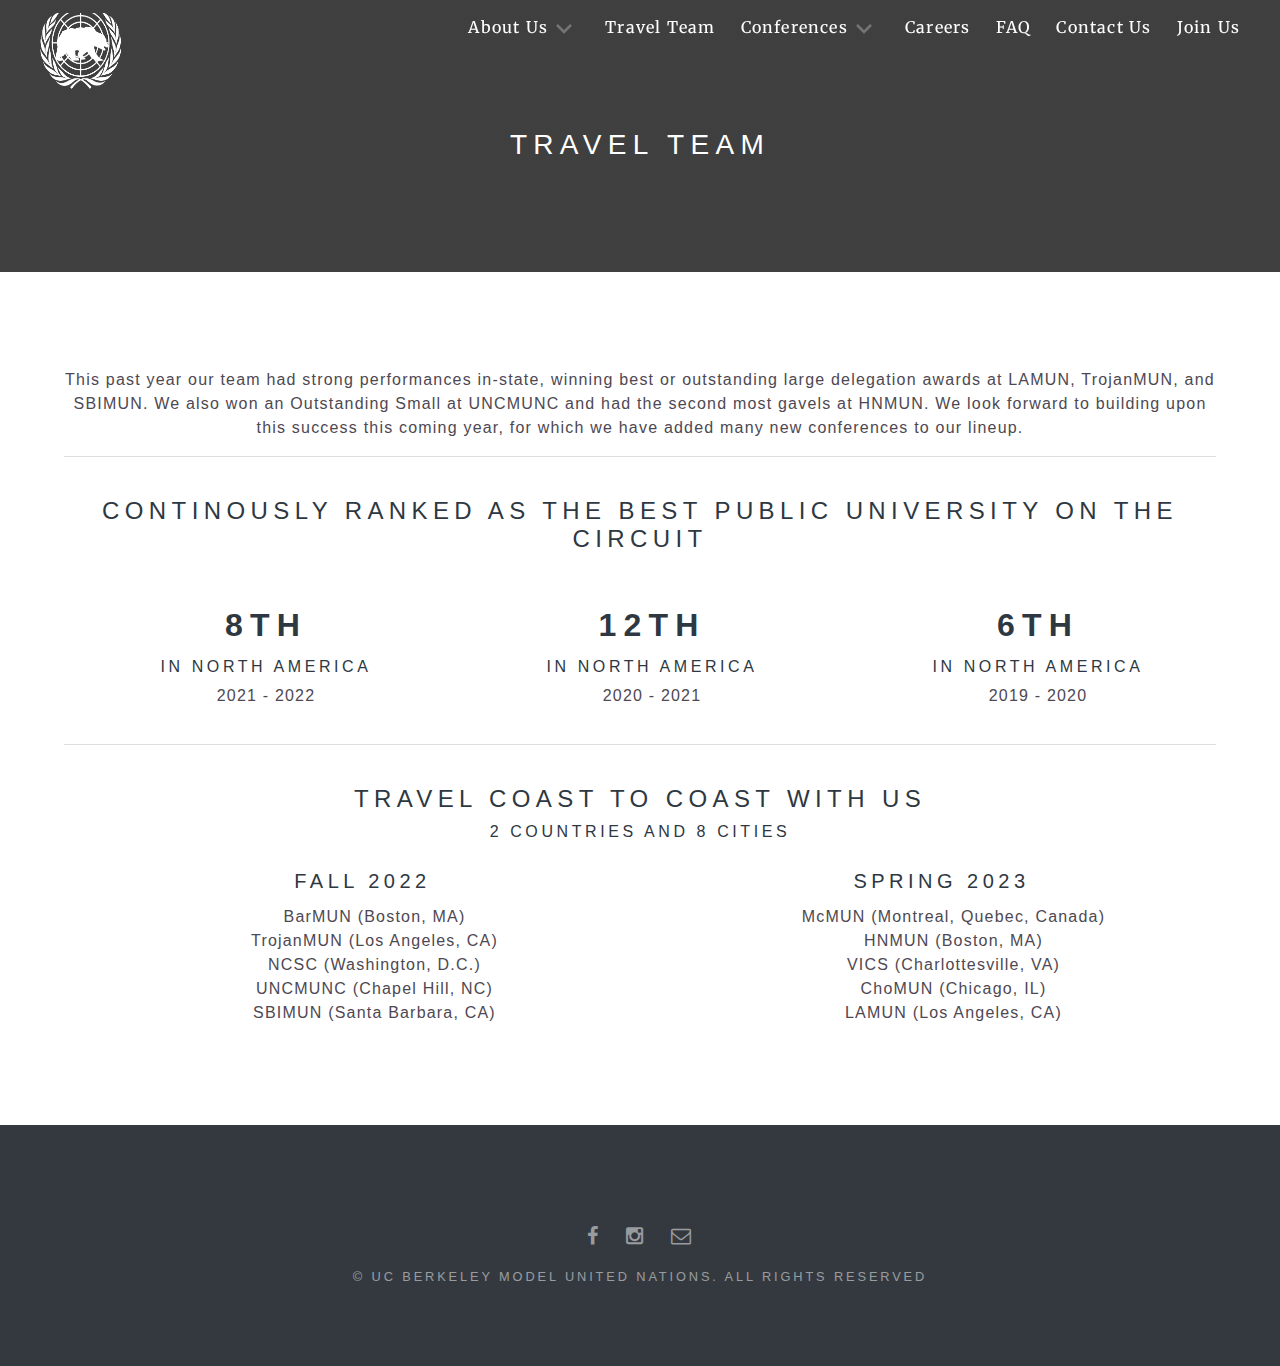
<file: travel.html>
<!DOCTYPE HTML>

<html>
	<head>
		<title>UC Berkeley Model United Nations</title>
		<meta charset="utf-8" />
		<meta name="viewport" content="width=device-width, initial-scale=1" />
		<meta name="description" content="" />
		<meta name="keywords" content="" />
		<!--[if lte IE 8]><script src="assets/css/ie/html5shiv.js"></script><![endif]-->
		<link rel="stylesheet" href="assets/css/style.css" />
		<link rel="stylesheet" href="https://cdn.jsdelivr.net/npm/bootstrap@4.3.1/dist/css/bootstrap.min.css" integrity="sha384-ggOyR0iXCbMQv3Xipma34MD+dH/1fQ784/j6cY/iJTQUOhcWr7x9JvoRxT2MZw1T" crossorigin="anonymous">
		<script src="https://cdn.jsdelivr.net/npm/jquery@3.6.0/dist/jquery.slim.min.js"></script>
		<script src="https://cdn.jsdelivr.net/npm/popper.js@1.16.1/dist/umd/popper.min.js"></script>
		<script src="https://cdn.jsdelivr.net/npm/bootstrap@4.6.1/dist/js/bootstrap.bundle.min.js"></script>
		<link rel="icon" type="image/x-icon" href="images/favicon.ico">
		  <!--[if lte IE 9]><link rel="stylesheet" href="assets/css/ie/v9.css" /><![endif]-->
		<!--[if lte IE 8]><link rel="stylesheet" href="assets/css/ie/v8.css" /><![endif]-->
	</head>
	<body class="landing">

		<div id="page-wrapper">

			<!-- Header -->
			<header id="header">
				<h1><a href="index.html"></a></h1>
				<nav id="nav">
					<ul>
						<li class="special">
							<a href="#" class="menuToggle"><span></span></a>
							<div id="menu">
								<ul>
									<li><a href="index.html"><h3></h3></a></li>
	
									<li><a href="#"><h3>About Us</h3></a></li>
									<li><a href="ucbmun.html">What is UCBMUN?</a></li>
									<li><a href="leadership.html">Board of Officers</a></li>
									<li><a href="https://docs.google.com/document/d/1TJJq1Cjm3uMXHjnloVPIEo3bUJc6TtHijOoQKOkdrUw/edit">Constitution</a></li>
	
									<li><a href="travel.html"><h3>Travel Team</h3></a></li>
	
									<li><a href="#"><h3>Conferences</h3></a></li>
									<li><a href="http://ucbmun.org">UCBMUN</a></li>
									<li><a href="http://bearmun.berkeley.edu">BearMUN</a></li>
									<li><a href="baymun.html">BayMUN</a></li>
	
									<li><a href="careers.html"><h3>Careers</h3></a></li>
	
									<li><a href="faq.html"><h3>FAQ</h3></a></li>
	
									<li><a href="contact.html"><h3>Contact Us</h3></a></li>
	
									<li><a href="join.html"><h3>Join Us</h3></a></li>
	
								</ul>
							</div>
						</li>
					</ul>
				</nav>
			</header>
	
			<ul id="navbar" class="pretty-af-navbar nav-visible">
				<div style="float: left">
					<li>
						<a href="index.html"><img src="img/logo.png" style="height: 5em ; width: 7em ; vertical-align: middle"></img>
						</a>
					</li>
				</div>
	
				<div style="float: right ; padding-right: 30px">
					<li class="dropdowner">
						<a style="cursor: default">About Us<img src="images/dropdown.png" style="height: 2em ; width: 2em ; vertical-align: middle"></img></a>
						<div id="dropdownee1" class="dropdownee">
							<a href="ucbmun.html">What is UCBMUN?</a>
							<a href="leadership.html">Board of Officers</a>
							<a href="https://docs.google.com/document/d/1TJJq1Cjm3uMXHjnloVPIEo3bUJc6TtHijOoQKOkdrUw/edit">Constitution</a>
						</div>
					</li>
	
					<li><a href="travel.html">Travel Team</a></li>
	
					<li class="dropdowner">
						<a style="cursor: default">Conferences<img src="images/dropdown.png" style="height: 2em ; width: 2em ; vertical-align: middle; text-align: left;"></img></a>
						<div id="dropdownee2" class="dropdownee">
							<a href="http://ucbmun.org">UCBMUN</a>
							<a href="http://bearmun.berkeley.edu/">BearMUN</a>
							<a href="baymun.html">BayMUN</a>
						</div>
					</li>
	
					<li><a href="careers.html"    >Careers</a></li>
	
					<li><a href="faq.html"    >FAQ</a></li>
	
					<li><a href="contact.html"    >Contact Us </a></li>
	
					<li><a href="join.html"    >Join Us</a></li>
	
				</div>
			</ul>
	
				<!-- Main -->
				<center>
					<article id="main">
						<header>
							<h2>Travel Team</h2>
							<!-- <p>Aliquam ut ex ut interdum donec amet imperdiet eleifend</p> -->
						</header>
						<section class="wrapper style5">
							<div class="inner">
								<p> This past year our team had strong performances in-state, winning best or outstanding large delegation awards at LAMUN, TrojanMUN, and SBIMUN. We also won an Outstanding Small at UNCMUNC and had the second most gavels at HNMUN. We look forward to building upon this success this coming year, for which we have added many new conferences to our lineup.</p>
								<hr> <br>
								<h4> CONTINOUSLY RANKED AS THE BEST PUBLIC UNIVERSITY ON THE CIRCUIT</h4>
								<br>
								<div class="row">
									<p> </p>
									<div class="col-sm">
										<div class="card border-0" style="width: 18rem; ">
											<div class="card-body">
											  <h2 style="text-align:center" class=card-title><strong> 8th </strong></h2>
											  <h6 class="card-text"> in North America</h6>
											  <h7 class="card-text">2021 - 2022</h7>
											</div>
										  </div> 
									</div>
									<div class="col-sm">
										<div class="card border-0" style="width: 18rem;">
			
											<div class="card-body">
												<h2 style="text-align:center" class=card-title><strong> 12th </strong></h2>
												<h6 class="card-text">in North America</h6>
												<h7 class="card-text">2020 - 2021</h7>
											</div>
										  </div> 
									</div>
									<div class="col-sm">
										<div class="card border-0" style="width: 18rem;">
			
											<div class="card-body">
												<h2 style="text-align:center" class=card-title><strong> 6th </strong></h2>
												<h6 class="card-text">in North America</h6>
												<h7 class="card-text">2019 - 2020</h7>
											</div>
										  </div> 
									</div>
								</div>
								<hr> <br>
								<h4> TRAVEL COAST TO COAST WITH US</h4>
								<h6> 2 countries and 8 cities</h6>
								<div class="row">
									<p> </p>
									<div class="col-sm">
										<div class="card border-0" style="width: 30rem; ">
											<div class="card-body">
											  <h5 style="text-align:center" class=card-title>FALL 2022 </h5>
											  
											<ul style="list-style: none;">
												<li> BarMUN (Boston, MA) </li>
												<li> TrojanMUN (Los Angeles, CA) </li>
												<li>  NCSC (Washington, D.C.) </li>
												<li> UNCMUNC (Chapel Hill, NC) </li>
												<li> SBIMUN (Santa Barbara, CA) </li>
											</ul>
											</div>
										  </div> 
									</div>
									<div class="col-sm">
										<div class="card border-0" style="width: 30rem;">
			
											<div class="card-body">
												<h5 style="text-align:center" class=card-title> SPRING 2023 </h5>
												<ul style="list-style: none;">
													<li> McMUN (Montreal, Quebec, Canada) </li>
													<li>  HNMUN (Boston, MA) </li>
													<li> VICS (Charlottesville, VA) </li>
													<li>  ChoMUN (Chicago, IL) </li>
													<li> LAMUN (Los Angeles, CA) </li>
												</ul>
											</div>
										  </div> 
									</div>
							</div>
						</section>
					</article>
				</center>

        <!-- Footer -->
        <footer id="footer">
            <ul class="icons">
                <li><a href="https://www.facebook.com/UCBerkeleyModelUnitedNations/" class="icon fa-facebook"><span class="label">Facebook</span></a></li>
                <li><a href="https://www.instagram.com/ucbmun" class="icon fa-instagram"><span class="label">Instagram</span></a></li>
                <li><a href="mailto:secretary@ucbmun.org" class="icon fa-envelope-o"><span class="label">Email</span></a></li>
            </ul>
            <ul class="copyright">
                <li>&copy; UC Berkeley Model United Nations. All Rights Reserved</li>
            </ul>
        </footer>

			</div>

		<!-- Scripts -->
			<script src="assets/js/jquery.min.js"></script>
			<script src="assets/js/jquery.scrollex.min.js"></script>
			<script src="assets/js/jquery.scrolly.min.js"></script>
			<script src="assets/js/skel.min.js"></script>
			<script src="assets/js/init.js"></script>

	</body>
</html>
</file>
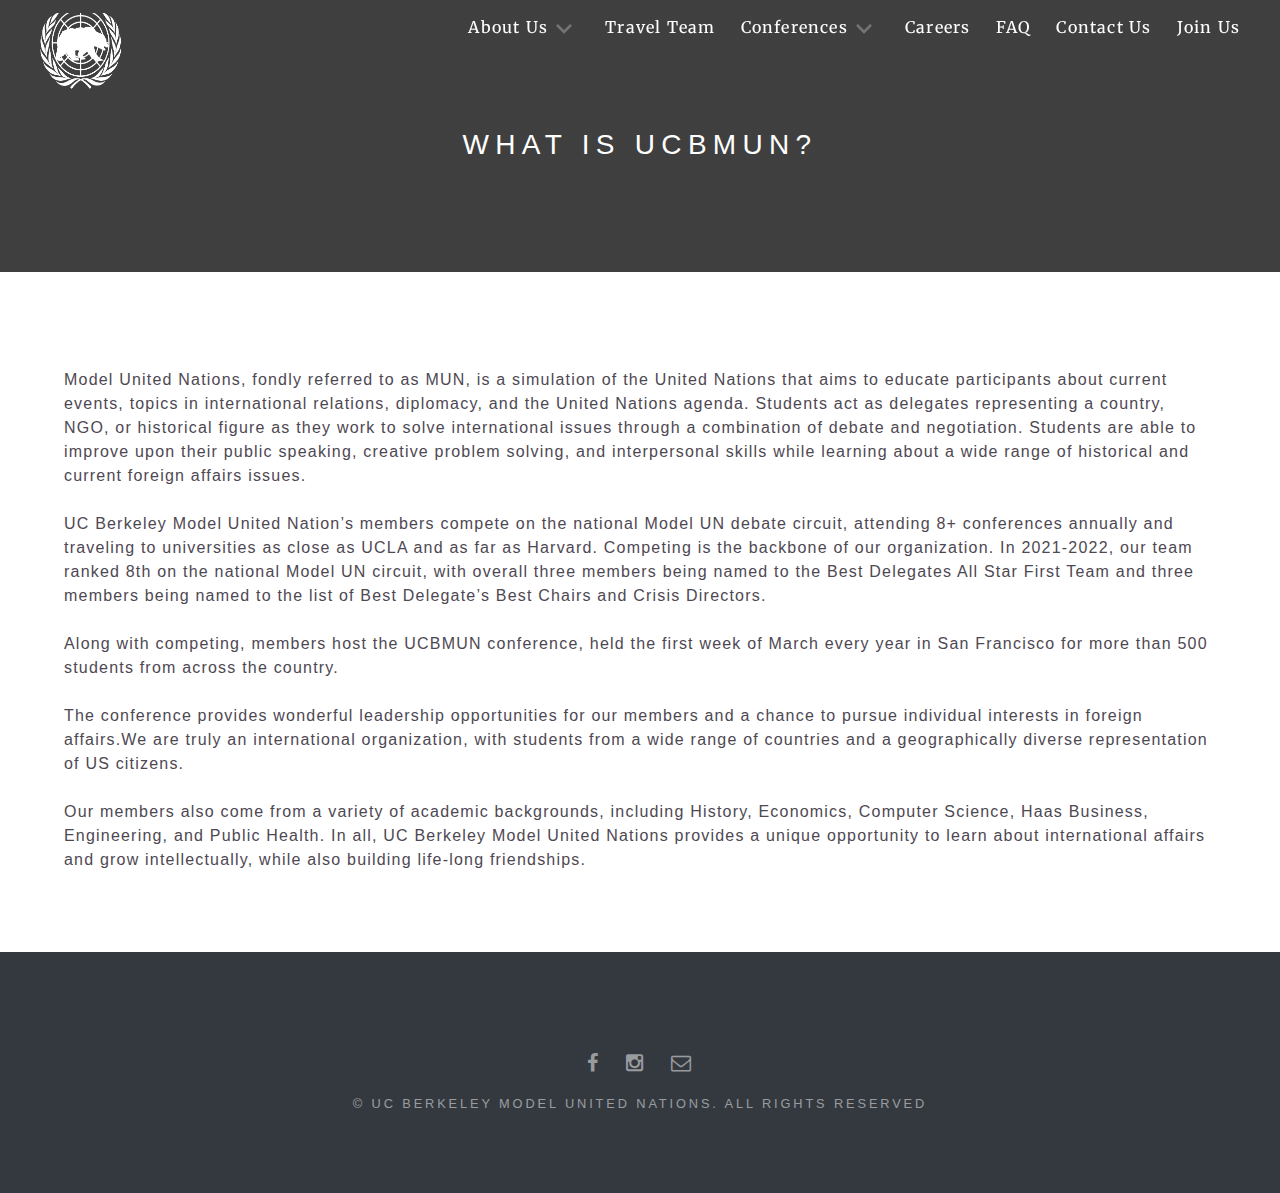
<file: ucbmun.html>
<!DOCTYPE HTML>
<html>
	<head>
		<title>UC Berkeley Model United Nations</title>
		<meta charset="utf-8" />
		<meta name="viewport" content="width=device-width, initial-scale=1" />
		<meta name="description" content="" />
		<meta name="keywords" content="" />
		<!--[if lte IE 8]><script src="assets/css/ie/html5shiv.js"></script><![endif]-->
		<link rel="stylesheet" href="assets/css/style.css" />
		<link rel="stylesheet" href="https://cdn.jsdelivr.net/npm/bootstrap@4.3.1/dist/css/bootstrap.min.css" integrity="sha384-ggOyR0iXCbMQv3Xipma34MD+dH/1fQ784/j6cY/iJTQUOhcWr7x9JvoRxT2MZw1T" crossorigin="anonymous">
		<script src="https://cdn.jsdelivr.net/npm/jquery@3.6.0/dist/jquery.slim.min.js"></script>
		<script src="https://cdn.jsdelivr.net/npm/popper.js@1.16.1/dist/umd/popper.min.js"></script>
		<script src="https://cdn.jsdelivr.net/npm/bootstrap@4.6.1/dist/js/bootstrap.bundle.min.js"></script>
        <link rel="icon" type="image/x-icon" href="images/favicon.ico">
		  <!--[if lte IE 9]><link rel="stylesheet" href="assets/css/ie/v9.css" /><![endif]-->
		<!--[if lte IE 8]><link rel="stylesheet" href="assets/css/ie/v8.css" /><![endif]-->
	</head>
	<body class="landing">

    <!-- Page Wrapper -->
    <div id="page-wrapper">

        <!-- Header -->
        <header id="header">
            <h1><a href="index.html"></a></h1>
            <nav id="nav">
                <ul>
                    <li class="special">
                        <a href="#" class="menuToggle"><span></span></a>
                        <div id="menu">
                            <ul>
                                <li><a href="index.html"><h3></h3></a></li>

                                <li><a href="#"><h3>About Us</h3></a></li>
                                <li><a href="ucbmun.html">What is UCBMUN?</a></li>
                                <li><a href="leadership.html">Board of Officers</a></li>
                                <li><a href="https://docs.google.com/document/d/1TJJq1Cjm3uMXHjnloVPIEo3bUJc6TtHijOoQKOkdrUw/edit">Constitution</a></li>

                                <li><a href="travel.html"><h3>Travel Team</h3></a></li>

                                <li><a href="#"><h3>Conferences</h3></a></li>
                                <li><a href="http://ucbmun.org">UCBMUN</a></li>
                                <li><a href="http://bearmun.berkeley.edu">BearMUN</a></li>
                                <li><a href="baymun.html">BayMUN</a></li>

                                <li><a href="careers.html"><h3>Careers</h3></a></li>

                                <li><a href="faq.html"><h3>FAQ</h3></a></li>

                                <li><a href="contact.html"><h3>Contact Us</h3></a></li>

                                <li><a href="join.html"><h3>Join Us</h3></a></li>

                            </ul>
                        </div>
                    </li>
                </ul>
            </nav>
        </header>

        <ul id="navbar" class="pretty-af-navbar nav-visible">
            <div style="float: left">
                <li>
                    <a href="index.html"><img src="img/logo.png" style="height: 5em ; width: 7em ; vertical-align: middle"></img>
                    </a>
                </li>
            </div>

            <div style="float: right ; padding-right: 30px">
                <li class="dropdowner">
                    <a style="cursor: default">About Us<img src="images/dropdown.png" style="height: 2em ; width: 2em ; vertical-align: middle"></img></a>
                    <div id="dropdownee1" class="dropdownee">
                        <a href="ucbmun.html">What is UCBMUN?</a>
                        <a href="leadership.html">Board of Officers</a>
                        <a href="https://docs.google.com/document/d/1TJJq1Cjm3uMXHjnloVPIEo3bUJc6TtHijOoQKOkdrUw/edit">Constitution</a>
                    </div>
                </li>

                <li><a href="travel.html">Travel Team</a></li>

                <li class="dropdowner">
                    <a style="cursor: default">Conferences<img src="images/dropdown.png" style="height: 2em ; width: 2em ; vertical-align: middle; text-align: left;"></img></a>
                    <div id="dropdownee2" class="dropdownee">
                        <a href="http://ucbmun.org">UCBMUN</a>
                        <a href="http://bearmun.berkeley.edu">BearMUN</a>
                        <a href="baymun.html">BayMUN</a>
                    </div>
                </li>

                <li><a href="careers.html">Careers</a></li>

                <li><a href="faq.html">FAQ</a></li>

                <li><a href="contact.html">Contact Us </a></li>

                <li><a href="join.html">Join Us</a></li>

            </div>
        </ul>


				<!-- Main -->
					<article id="main">
						<header>
							<h2>What is UCBMUN?</h2>
						</header>
						<section class="wrapper style5">
							<div class="inner">
                                <p> Model United Nations, fondly referred to as MUN, is a simulation of the United Nations that aims to educate participants about current events, topics in international relations, diplomacy, and the United Nations agenda. Students act as delegates representing a country, NGO, or historical figure as they work to solve international issues through a combination of debate and negotiation. Students are able to improve upon their public speaking, creative problem solving, and interpersonal skills while learning about a wide range of historical and current foreign affairs issues. <br> <br>

                                    UC Berkeley Model United Nation’s members compete on the national Model UN debate circuit, attending 8+ conferences annually and traveling to universities as close as UCLA and as far as Harvard. Competing is the backbone of our organization. In 2021-2022, our team ranked 8th on the national Model UN circuit, with overall three members being named to the Best Delegates All Star First Team and three members being named to the list of Best Delegate’s Best Chairs and Crisis Directors. <br> <br>
                                    
                                    Along with competing, members host the UCBMUN conference, held the first week of March every year in San Francisco for more than 500 students from across the country. <br> <br>
                                    
                                    The conference provides wonderful leadership opportunities for our members and a chance to pursue individual interests in foreign affairs.We are truly an international organization, with students from a wide range of countries and a geographically diverse representation of US citizens. <br> <br>
                                    
                                    Our members also come from a variety of academic backgrounds, including History, Economics, Computer Science, Haas Business, Engineering, and Public Health. In all, UC Berkeley Model United Nations provides a unique opportunity to learn about international affairs and grow intellectually, while also building life-long friendships.</p>

							</div>
						</section>
					</article>

        <!-- Footer -->
        <footer id="footer">
            <ul class="icons">
                <li><a href="https://www.facebook.com/UCBerkeleyModelUnitedNations/" class="icon fa-facebook"><span class="label">Facebook</span></a></li>
                <li><a href="https://www.instagram.com/ucbmun" class="icon fa-instagram"><span class="label">Instagram</span></a></li>
                <li><a href="mailto:secretary@ucbmun.org" class="icon fa-envelope-o"><span class="label">Email</span></a></li>
            </ul>
            <ul class="copyright">
                <li>&copy; UC Berkeley Model United Nations. All Rights Reserved</li>
            </ul>
        </footer>
        
			</div>

		<!-- Scripts -->
			<script src="assets/js/jquery.min.js"></script>
			<script src="assets/js/jquery.scrollex.min.js"></script>
			<script src="assets/js/jquery.scrolly.min.js"></script>
			<script src="assets/js/skel.min.js"></script>
			<script src="assets/js/init.js"></script>

	</body>
</html>
</file>
<file: assets/css/ie/v9.css>
/*
	Spectral by HTML5 UP
	html5up.net | @n33co
	Free for personal and commercial use under the CCA 3.0 license (html5up.net/license)
*/

/* Spotlight */

	.spotlight {
		display: block;
	}

		.spotlight .image {
			display: inline-block;
			vertical-align: top;
		}

		.spotlight .content {
			padding: 4em 4em 2em 4em;
			display: inline-block;
		}

		.spotlight:after {
			clear: both;
			content: '';
			display: block;
		}

/* Features */

	.features {
		display: block;
	}

		.features li {
			float: left;
		}

		.features:after {
			content: '';
			display: block;
			clear: both;
		}

/* Banner + Wrapper (style4) */

	#banner,
	.wrapper.style4 {
		background-image: url("../../images/banner.jpg");
		background-position: center center;
		background-repeat: no-repeat;
		background-size: cover;
		position: relative;
	}

		#banner:before,
		.wrapper.style4:before {
			background: #000000;
			content: '';
			height: 100%;
			left: 0;
			opacity: 0.5;
			position: absolute;
			top: 0;
			width: 100%;
		}

		#banner .inner,
		.wrapper.style4 .inner {
			position: relative;
			z-index: 1;
		}

/* Banner */

	#banner {
		padding: 14em 0 12em 0;
		height: auto;
	}

		#banner:after {
			display: none;
		}

/* CTA */

	#cta .inner header {
		float: left;
	}

	#cta .inner .actions {
		float: left;
	}

	#cta .inner:after {
		clear: both;
		content: '';
		display: block;
	}

/* Main */

	#main > header {
		background-image: url("../../images/banner.jpg");
		background-position: center center;
		background-repeat: no-repeat;
		background-size: cover;
		position: relative;
	}

		#main > header:before {
			background: #000000;
			content: '';
			height: 100%;
			left: 0;
			opacity: 0.5;
			position: absolute;
			top: 0;
			width: 100%;
		}

		#main > header > * {
			position: relative;
			z-index: 1;
		}
</file>
<file: assets/css/ie/v8.css>
/*
	Spectral by HTML5 UP
	html5up.net | @n33co
	Free for personal and commercial use under the CCA 3.0 license (html5up.net/license)
*/

/* Icon */

	.icon.major {
		border: none;
	}

		.icon.major:before {
			font-size: 3em;
		}

/* Form */

	label {
		color: #2E3842;
	}

	input[type="text"],
	input[type="password"],
	input[type="email"],
	select,
	textarea {
		border: solid 1px #dfdfdf;
	}

/* Button */

	input[type="submit"],
	input[type="reset"],
	input[type="button"],
	button,
	.button {
		border: solid 2px #dfdfdf;
	}

		input[type="submit"].special,
		input[type="reset"].special,
		input[type="button"].special,
		button.special,
		.button.special {
			border: 0 !important;
		}

/* Page Wrapper + Menu */

	#menu {
		display: none;
	}

	body.is-menu-visible #menu {
		display: block;
	}

/* Header */

	#header nav > ul > li > a.menuToggle:after {
		display: none;
	}

/* Banner + Wrapper (style4) */

	#banner,
	.wrapper.style4 {
		-ms-behavior: url("css/ie/backgroundsize.min.htc");
	}

		#banner:before,
		.wrapper.style4:before {
			display: none;
		}

/* Banner */

	#banner .more {
		height: 4em;
	}

		#banner .more:after {
			display: none;
		}

/* Main */

	#main > header {
		-ms-behavior: url("css/ie/backgroundsize.min.htc");
	}

		#main > header:before {
			display: none;
		}
</file>
<file: assets/css/style.css>
@charset "UTF-8";
@import url(font-awesome.min.css);
@import url("http://fonts.googleapis.com/css?family=Merriweather:400,400italic,600,600italic,800,800italic");

/*
	Spectral by HTML5 UP
	html5up.net | @n33co
	Free for personal and commercial use under the CCA 3.0 license (html5up.net/license)
*/

/* IE Viewport Fix */

	@-ms-viewport {
		width: device-width;
	}
/*Don't Fuck With This*/
.nl {
    text-decoration:none
}

/* Skel */

	html, body, div, span, applet, object, iframe, h1, h2, h3, h4, h5, h6, p, blockquote, pre, a, abbr, acronym, address, big, cite, code, del, dfn, em, img, ins, kbd, q, s, samp, small, strike, strong, sub, sup, tt, var, b, u, i, center, dl, dt, dd, ol, ul, li, fieldset, form, label, legend, table, caption, tbody, tfoot, thead, tr, th, td, article, aside, canvas, details, embed, figure, figcaption, footer, header, hgroup, menu, nav, output, ruby, section, summary, time, mark, audio, video {
		margin: 0;
		padding: 0;
		border: 0;
		font-size: 100%;
		font: inherit;
		vertical-align: baseline;
	}

	article, aside, details, figcaption, figure, footer, header, hgroup, menu, nav, section {
		display: block;
	}

	body {
		line-height: 1;
	}

/*  === NEW CSS HERE ===  */

    .data {
        white-space: pre-line;
        color: #000;
    }

/*  ====================  */



	ol, ul {
		list-style: none;

	}

	blockquote, q {
		quotes: none;
	}

	blockquote:before, blockquote:after, q:before, q:after {
		content: '';
		content: none;
	}

	table {
		border-collapse: collapse;
		border-spacing: 0;
	}

	body {
		-webkit-text-size-adjust: none;
	}

	*, *:before, *:after {
		-moz-box-sizing: border-box;
		-webkit-box-sizing: border-box;
		box-sizing: border-box;
	}

	.row {
		border-bottom: solid 1px transparent;
		-moz-box-sizing: border-box;
		-webkit-box-sizing: border-box;
		box-sizing: border-box;
	}

	.row > * {
		float: left;
		-moz-box-sizing: border-box;
		-webkit-box-sizing: border-box;
		box-sizing: border-box;
	}

	.row:after, .row:before {
		content: '';
		display: block;
		clear: both;
		height: 0;
	}

	.row.uniform > * > :first-child {
		margin-top: 0;
	}

	.row.uniform > * > :last-child {
		margin-bottom: 0;
	}

	.row.\30 \25  > * {
		padding: 0 0 0 0em;
	}

	.row.\30 \25 {
		margin: 0 0 -1px 0em;
	}

	.row.uniform.\30 \25  > * {
		padding: 0em 0 0 0em;
	}

	.row.uniform.\30 \25 {
		margin: 0em 0 -1px 0em;
	}

	.row > * {
		padding: 0 0 0 1.5em;
	}

	.row {
		margin: 0 0 -1px -1.5em;
	}

	.row.uniform > * {
		padding: 1.5em 0 0 1.5em;
	}

	.row.uniform {
		margin: -1.5em 0 -1px -1.5em;
	}

	.row.\32 00\25  > * {
		padding: 0 0 0 3em;
	}

	.row.\32 00\25 {
		margin: 0 0 -1px -3em;
	}

	.row.uniform.\32 00\25  > * {
		padding: 3em 0 0 3em;
	}

	.row.uniform.\32 00\25 {
		margin: -3em 0 -1px -3em;
	}

	.row.\31 50\25  > * {
		padding: 0 0 0 2.25em;
	}

	.row.\31 50\25 {
		margin: 0 0 -1px -2.25em;
	}

	.row.uniform.\31 50\25  > * {
		padding: 2.25em 0 0 2.25em;
	}

	.row.uniform.\31 50\25 {
		margin: -2.25em 0 -1px -2.25em;
	}

	.row.\35 0\25  > * {
		padding: 0 0 0 0.75em;
	}

	.row.\35 0\25 {
		margin: 0 0 -1px -0.75em;
	}

	.row.uniform.\35 0\25  > * {
		padding: 0.75em 0 0 0.75em;
	}

	.row.uniform.\35 0\25 {
		margin: -0.75em 0 -1px -0.75em;
	}

	.row.\32 5\25  > * {
		padding: 0 0 0 0.375em;
	}

	.row.\32 5\25 {
		margin: 0 0 -1px -0.375em;
	}

	.row.uniform.\32 5\25  > * {
		padding: 0.375em 0 0 0.375em;
	}

	.row.uniform.\32 5\25 {
		margin: -0.375em 0 -1px -0.375em;
	}

	.\31 2u, .\31 2u\24 {
		width: 100%;
		clear: none;
		margin-left: 0;
	}

	.\31 1u, .\31 1u\24 {
		width: 91.6666666667%;
		clear: none;
		margin-left: 0;
	}

	.\31 0u, .\31 0u\24 {
		width: 83.3333333333%;
		clear: none;
		margin-left: 0;
	}

	.\39 u, .\39 u\24 {
		width: 75%;
		clear: none;
		margin-left: 0;
	}

	.\38 u, .\38 u\24 {
		width: 66.6666666667%;
		clear: none;
		margin-left: 0;
	}

	.\37 u, .\37 u\24 {
		width: 58.3333333333%;
		clear: none;
		margin-left: 0;
	}

	.\36 u, .\36 u\24 {
		width: 50%;
		clear: none;
		margin-left: 0;
	}

	.\35 u, .\35 u\24 {
		width: 41.6666666667%;
		clear: none;
		margin-left: 0;
	}

	.\34 u, .\34 u\24 {
		width: 33.3333333333%;
		clear: none;
		margin-left: 0;
	}

	.\33 u, .\33 u\24 {
		width: 25%;
		clear: none;
		margin-left: 0;
	}

	.\32 u, .\32 u\24 {
		width: 16.6666666667%;
		clear: none;
		margin-left: 0;
	}

	.\31 u, .\31 u\24 {
		width: 8.3333333333%;
		clear: none;
		margin-left: 0;
	}

	.\31 2u\24  + *,
	.\31 1u\24  + *,
	.\31 0u\24  + *,
	.\39 u\24  + *,
	.\38 u\24  + *,
	.\37 u\24  + *,
	.\36 u\24  + *,
	.\35 u\24  + *,
	.\34 u\24  + *,
	.\33 u\24  + *,
	.\32 u\24  + *,
	.\31 u\24  + * {
		clear: left;
	}

	.\-11u {
		margin-left: 91.66667%;
	}

	.\-10u {
		margin-left: 83.33333%;
	}

	.\-9u {
		margin-left: 75%;
	}

	.\-8u {
		margin-left: 66.66667%;
	}

	.\-7u {
		margin-left: 58.33333%;
	}

	.\-6u {
		margin-left: 50%;
	}

	.\-5u {
		margin-left: 41.66667%;
	}

	.\-4u {
		margin-left: 33.33333%;
	}

	.\-3u {
		margin-left: 25%;
	}

	.\-2u {
		margin-left: 16.66667%;
	}

	.\-1u {
		margin-left: 8.33333%;
	}

	@media screen and (max-width: 1680px) {
		.row > * {
			padding: 0 0 0 1.5em;
		}

		.row {
			margin: 0 0 -1px -1.5em;
		}

		.row.uniform > * {
			padding: 1.5em 0 0 1.5em;
		}

		.row.uniform {
			margin: -1.5em 0 -1px -1.5em;
		}

		.row.\32 00\25  > * {
			padding: 0 0 0 3em;
		}

		.row.\32 00\25 {
			margin: 0 0 -1px -3em;
		}

		.row.uniform.\32 00\25  > * {
			padding: 3em 0 0 3em;
		}

		.row.uniform.\32 00\25 {
			margin: -3em 0 -1px -3em;
		}

		.row.\31 50\25  > * {
			padding: 0 0 0 2.25em;
		}

		.row.\31 50\25 {
			margin: 0 0 -1px -2.25em;
		}

		.row.uniform.\31 50\25  > * {
			padding: 2.25em 0 0 2.25em;
		}

		.row.uniform.\31 50\25 {
			margin: -2.25em 0 -1px -2.25em;
		}

		.row.\35 0\25  > * {
			padding: 0 0 0 0.75em;
		}

		.row.\35 0\25 {
			margin: 0 0 -1px -0.75em;
		}

		.row.uniform.\35 0\25  > * {
			padding: 0.75em 0 0 0.75em;
		}

		.row.uniform.\35 0\25 {
			margin: -0.75em 0 -1px -0.75em;
		}

		.row.\32 5\25  > * {
			padding: 0 0 0 0.375em;
		}

		.row.\32 5\25 {
			margin: 0 0 -1px -0.375em;
		}

		.row.uniform.\32 5\25  > * {
			padding: 0.375em 0 0 0.375em;
		}

		.row.uniform.\32 5\25 {
			margin: -0.375em 0 -1px -0.375em;
		}

		.\31 2u\28xlarge\29, .\31 2u\24\28xlarge\29 {
			width: 100%;
			clear: none;
			margin-left: 0;
		}

		.\31 1u\28xlarge\29, .\31 1u\24\28xlarge\29 {
			width: 91.6666666667%;
			clear: none;
			margin-left: 0;
		}

		.\31 0u\28xlarge\29, .\31 0u\24\28xlarge\29 {
			width: 83.3333333333%;
			clear: none;
			margin-left: 0;
		}

		.\39 u\28xlarge\29, .\39 u\24\28xlarge\29 {
			width: 75%;
			clear: none;
			margin-left: 0;
		}

		.\38 u\28xlarge\29, .\38 u\24\28xlarge\29 {
			width: 66.6666666667%;
			clear: none;
			margin-left: 0;
		}

		.\37 u\28xlarge\29, .\37 u\24\28xlarge\29 {
			width: 58.3333333333%;
			clear: none;
			margin-left: 0;
		}

		.\36 u\28xlarge\29, .\36 u\24\28xlarge\29 {
			width: 50%;
			clear: none;
			margin-left: 0;
		}

		.\35 u\28xlarge\29, .\35 u\24\28xlarge\29 {
			width: 41.6666666667%;
			clear: none;
			margin-left: 0;
		}

		.\34 u\28xlarge\29, .\34 u\24\28xlarge\29 {
			width: 33.3333333333%;
			clear: none;
			margin-left: 0;
		}

		.\33 u\28xlarge\29, .\33 u\24\28xlarge\29 {
			width: 25%;
			clear: none;
			margin-left: 0;
		}

		.\32 u\28xlarge\29, .\32 u\24\28xlarge\29 {
			width: 16.6666666667%;
			clear: none;
			margin-left: 0;
		}

		.\31 u\28xlarge\29, .\31 u\24\28xlarge\29 {
			width: 8.3333333333%;
			clear: none;
			margin-left: 0;
		}

		.\31 2u\24\28xlarge\29  + *,
		.\31 1u\24\28xlarge\29  + *,
		.\31 0u\24\28xlarge\29  + *,
		.\39 u\24\28xlarge\29  + *,
		.\38 u\24\28xlarge\29  + *,
		.\37 u\24\28xlarge\29  + *,
		.\36 u\24\28xlarge\29  + *,
		.\35 u\24\28xlarge\29  + *,
		.\34 u\24\28xlarge\29  + *,
		.\33 u\24\28xlarge\29  + *,
		.\32 u\24\28xlarge\29  + *,
		.\31 u\24\28xlarge\29  + * {
			clear: left;
		}

		.\-11u\28xlarge\29 {
			margin-left: 91.66667%;
		}

		.\-10u\28xlarge\29 {
			margin-left: 83.33333%;
		}

		.\-9u\28xlarge\29 {
			margin-left: 75%;
		}

		.\-8u\28xlarge\29 {
			margin-left: 66.66667%;
		}

		.\-7u\28xlarge\29 {
			margin-left: 58.33333%;
		}

		.\-6u\28xlarge\29 {
			margin-left: 50%;
		}

		.\-5u\28xlarge\29 {
			margin-left: 41.66667%;
		}

		.\-4u\28xlarge\29 {
			margin-left: 33.33333%;
		}

		.\-3u\28xlarge\29 {
			margin-left: 25%;
		}

		.\-2u\28xlarge\29 {
			margin-left: 16.66667%;
		}

		.\-1u\28xlarge\29 {
			margin-left: 8.33333%;
		}
	}

	@media screen and (max-width: 1280px) {
		.row > * {
			padding: 0 0 0 1.5em;
		}

		.row {
			margin: 0 0 -1px -1.5em;
		}

		.row.uniform > * {
			padding: 1.5em 0 0 1.5em;
		}

		.row.uniform {
			margin: -1.5em 0 -1px -1.5em;
		}

		.row.\32 00\25  > * {
			padding: 0 0 0 3em;
		}

		.row.\32 00\25 {
			margin: 0 0 -1px -3em;
		}

		.row.uniform.\32 00\25  > * {
			padding: 3em 0 0 3em;
		}

		.row.uniform.\32 00\25 {
			margin: -3em 0 -1px -3em;
		}

		.row.\31 50\25  > * {
			padding: 0 0 0 2.25em;
		}

		.row.\31 50\25 {
			margin: 0 0 -1px -2.25em;
		}

		.row.uniform.\31 50\25  > * {
			padding: 2.25em 0 0 2.25em;
		}

		.row.uniform.\31 50\25 {
			margin: -2.25em 0 -1px -2.25em;
		}

		.row.\35 0\25  > * {
			padding: 0 0 0 0.75em;
		}

		.row.\35 0\25 {
			margin: 0 0 -1px -0.75em;
		}

		.row.uniform.\35 0\25  > * {
			padding: 0.75em 0 0 0.75em;
		}

		.row.uniform.\35 0\25 {
			margin: -0.75em 0 -1px -0.75em;
		}

		.row.\32 5\25  > * {
			padding: 0 0 0 0.375em;
		}

		.row.\32 5\25 {
			margin: 0 0 -1px -0.375em;
		}

		.row.uniform.\32 5\25  > * {
			padding: 0.375em 0 0 0.375em;
		}

		.row.uniform.\32 5\25 {
			margin: -0.375em 0 -1px -0.375em;
		}

		.\31 2u\28large\29, .\31 2u\24\28large\29 {
			width: 100%;
			clear: none;
			margin-left: 0;
		}

		.\31 1u\28large\29, .\31 1u\24\28large\29 {
			width: 91.6666666667%;
			clear: none;
			margin-left: 0;
		}

		.\31 0u\28large\29, .\31 0u\24\28large\29 {
			width: 83.3333333333%;
			clear: none;
			margin-left: 0;
		}

		.\39 u\28large\29, .\39 u\24\28large\29 {
			width: 75%;
			clear: none;
			margin-left: 0;
		}

		.\38 u\28large\29, .\38 u\24\28large\29 {
			width: 66.6666666667%;
			clear: none;
			margin-left: 0;
		}

		.\37 u\28large\29, .\37 u\24\28large\29 {
			width: 58.3333333333%;
			clear: none;
			margin-left: 0;
		}

		.\36 u\28large\29, .\36 u\24\28large\29 {
			width: 50%;
			clear: none;
			margin-left: 0;
		}

		.\35 u\28large\29, .\35 u\24\28large\29 {
			width: 41.6666666667%;
			clear: none;
			margin-left: 0;
		}

		.\34 u\28large\29, .\34 u\24\28large\29 {
			width: 33.3333333333%;
			clear: none;
			margin-left: 0;
		}

		.\33 u\28large\29, .\33 u\24\28large\29 {
			width: 25%;
			clear: none;
			margin-left: 0;
		}

		.\32 u\28large\29, .\32 u\24\28large\29 {
			width: 16.6666666667%;
			clear: none;
			margin-left: 0;
		}

		.\31 u\28large\29, .\31 u\24\28large\29 {
			width: 8.3333333333%;
			clear: none;
			margin-left: 0;
		}

		.\31 2u\24\28large\29  + *,
		.\31 1u\24\28large\29  + *,
		.\31 0u\24\28large\29  + *,
		.\39 u\24\28large\29  + *,
		.\38 u\24\28large\29  + *,
		.\37 u\24\28large\29  + *,
		.\36 u\24\28large\29  + *,
		.\35 u\24\28large\29  + *,
		.\34 u\24\28large\29  + *,
		.\33 u\24\28large\29  + *,
		.\32 u\24\28large\29  + *,
		.\31 u\24\28large\29  + * {
			clear: left;
		}

		.\-11u\28large\29 {
			margin-left: 91.66667%;
		}

		.\-10u\28large\29 {
			margin-left: 83.33333%;
		}

		.\-9u\28large\29 {
			margin-left: 75%;
		}

		.\-8u\28large\29 {
			margin-left: 66.66667%;
		}

		.\-7u\28large\29 {
			margin-left: 58.33333%;
		}

		.\-6u\28large\29 {
			margin-left: 50%;
		}

		.\-5u\28large\29 {
			margin-left: 41.66667%;
		}

		.\-4u\28large\29 {
			margin-left: 33.33333%;
		}

		.\-3u\28large\29 {
			margin-left: 25%;
		}

		.\-2u\28large\29 {
			margin-left: 16.66667%;
		}

		.\-1u\28large\29 {
			margin-left: 8.33333%;
		}
	}

	@media screen and (max-width: 980px) {
		.row > * {
			padding: 0 0 0 1.5em;
		}

		.row {
			margin: 0 0 -1px -1.5em;
		}

		.row.uniform > * {
			padding: 1.5em 0 0 1.5em;
		}

		.row.uniform {
			margin: -1.5em 0 -1px -1.5em;
		}

		.row.\32 00\25  > * {
			padding: 0 0 0 3em;
		}

		.row.\32 00\25 {
			margin: 0 0 -1px -3em;
		}

		.row.uniform.\32 00\25  > * {
			padding: 3em 0 0 3em;
		}

		.row.uniform.\32 00\25 {
			margin: -3em 0 -1px -3em;
		}

		.row.\31 50\25  > * {
			padding: 0 0 0 2.25em;
		}

		.row.\31 50\25 {
			margin: 0 0 -1px -2.25em;
		}

		.row.uniform.\31 50\25  > * {
			padding: 2.25em 0 0 2.25em;
		}

		.row.uniform.\31 50\25 {
			margin: -2.25em 0 -1px -2.25em;
		}

		.row.\35 0\25  > * {
			padding: 0 0 0 0.75em;
		}

		.row.\35 0\25 {
			margin: 0 0 -1px -0.75em;
		}

		.row.uniform.\35 0\25  > * {
			padding: 0.75em 0 0 0.75em;
		}

		.row.uniform.\35 0\25 {
			margin: -0.75em 0 -1px -0.75em;
		}

		.row.\32 5\25  > * {
			padding: 0 0 0 0.375em;
		}

		.row.\32 5\25 {
			margin: 0 0 -1px -0.375em;
		}

		.row.uniform.\32 5\25  > * {
			padding: 0.375em 0 0 0.375em;
		}

		.row.uniform.\32 5\25 {
			margin: -0.375em 0 -1px -0.375em;
		}

		.\31 2u\28medium\29, .\31 2u\24\28medium\29 {
			width: 100%;
			clear: none;
			margin-left: 0;
		}

		.\31 1u\28medium\29, .\31 1u\24\28medium\29 {
			width: 91.6666666667%;
			clear: none;
			margin-left: 0;
		}

		.\31 0u\28medium\29, .\31 0u\24\28medium\29 {
			width: 83.3333333333%;
			clear: none;
			margin-left: 0;
		}

		.\39 u\28medium\29, .\39 u\24\28medium\29 {
			width: 75%;
			clear: none;
			margin-left: 0;
		}

		.\38 u\28medium\29, .\38 u\24\28medium\29 {
			width: 66.6666666667%;
			clear: none;
			margin-left: 0;
		}

		.\37 u\28medium\29, .\37 u\24\28medium\29 {
			width: 58.3333333333%;
			clear: none;
			margin-left: 0;
		}

		.\36 u\28medium\29, .\36 u\24\28medium\29 {
			width: 50%;
			clear: none;
			margin-left: 0;
		}

		.\35 u\28medium\29, .\35 u\24\28medium\29 {
			width: 41.6666666667%;
			clear: none;
			margin-left: 0;
		}

		.\34 u\28medium\29, .\34 u\24\28medium\29 {
			width: 33.3333333333%;
			clear: none;
			margin-left: 0;
		}

		.\33 u\28medium\29, .\33 u\24\28medium\29 {
			width: 25%;
			clear: none;
			margin-left: 0;
		}

		.\32 u\28medium\29, .\32 u\24\28medium\29 {
			width: 16.6666666667%;
			clear: none;
			margin-left: 0;
		}

		.\31 u\28medium\29, .\31 u\24\28medium\29 {
			width: 8.3333333333%;
			clear: none;
			margin-left: 0;
		}

		.\31 2u\24\28medium\29  + *,
		.\31 1u\24\28medium\29  + *,
		.\31 0u\24\28medium\29  + *,
		.\39 u\24\28medium\29  + *,
		.\38 u\24\28medium\29  + *,
		.\37 u\24\28medium\29  + *,
		.\36 u\24\28medium\29  + *,
		.\35 u\24\28medium\29  + *,
		.\34 u\24\28medium\29  + *,
		.\33 u\24\28medium\29  + *,
		.\32 u\24\28medium\29  + *,
		.\31 u\24\28medium\29  + * {
			clear: left;
		}

		.\-11u\28medium\29 {
			margin-left: 91.66667%;
		}

		.\-10u\28medium\29 {
			margin-left: 83.33333%;
		}

		.\-9u\28medium\29 {
			margin-left: 75%;
		}

		.\-8u\28medium\29 {
			margin-left: 66.66667%;
		}

		.\-7u\28medium\29 {
			margin-left: 58.33333%;
		}

		.\-6u\28medium\29 {
			margin-left: 50%;
		}

		.\-5u\28medium\29 {
			margin-left: 41.66667%;
		}

		.\-4u\28medium\29 {
			margin-left: 33.33333%;
		}

		.\-3u\28medium\29 {
			margin-left: 25%;
		}

		.\-2u\28medium\29 {
			margin-left: 16.66667%;
		}

		.\-1u\28medium\29 {
			margin-left: 8.33333%;
		}
	}

	@media screen and (max-width: 736px) {
		.row > * {
			padding: 0 0 0 1.5em;
		}

		.row {
			margin: 0 0 -1px -1.5em;
		}

		.row.uniform > * {
			padding: 1.5em 0 0 1.5em;
		}

		.row.uniform {
			margin: -1.5em 0 -1px -1.5em;
		}

		.row.\32 00\25  > * {
			padding: 0 0 0 3em;
		}

		.row.\32 00\25 {
			margin: 0 0 -1px -3em;
		}

		.row.uniform.\32 00\25  > * {
			padding: 3em 0 0 3em;
		}

		.row.uniform.\32 00\25 {
			margin: -3em 0 -1px -3em;
		}

		.row.\31 50\25  > * {
			padding: 0 0 0 2.25em;
		}

		.row.\31 50\25 {
			margin: 0 0 -1px -2.25em;
		}

		.row.uniform.\31 50\25  > * {
			padding: 2.25em 0 0 2.25em;
		}

		.row.uniform.\31 50\25 {
			margin: -2.25em 0 -1px -2.25em;
		}

		.row.\35 0\25  > * {
			padding: 0 0 0 0.75em;
		}

		.row.\35 0\25 {
			margin: 0 0 -1px -0.75em;
		}

		.row.uniform.\35 0\25  > * {
			padding: 0.75em 0 0 0.75em;
		}

		.row.uniform.\35 0\25 {
			margin: -0.75em 0 -1px -0.75em;
		}

		.row.\32 5\25  > * {
			padding: 0 0 0 0.375em;
		}

		.row.\32 5\25 {
			margin: 0 0 -1px -0.375em;
		}

		.row.uniform.\32 5\25  > * {
			padding: 0.375em 0 0 0.375em;
		}

		.row.uniform.\32 5\25 {
			margin: -0.375em 0 -1px -0.375em;
		}

		.\31 2u\28small\29, .\31 2u\24\28small\29 {
			width: 100%;
			clear: none;
			margin-left: 0;
		}

		.\31 1u\28small\29, .\31 1u\24\28small\29 {
			width: 91.6666666667%;
			clear: none;
			margin-left: 0;
		}

		.\31 0u\28small\29, .\31 0u\24\28small\29 {
			width: 83.3333333333%;
			clear: none;
			margin-left: 0;
		}

		.\39 u\28small\29, .\39 u\24\28small\29 {
			width: 75%;
			clear: none;
			margin-left: 0;
		}

		.\38 u\28small\29, .\38 u\24\28small\29 {
			width: 66.6666666667%;
			clear: none;
			margin-left: 0;
		}

		.\37 u\28small\29, .\37 u\24\28small\29 {
			width: 58.3333333333%;
			clear: none;
			margin-left: 0;
		}

		.\36 u\28small\29, .\36 u\24\28small\29 {
			width: 50%;
			clear: none;
			margin-left: 0;
		}

		.\35 u\28small\29, .\35 u\24\28small\29 {
			width: 41.6666666667%;
			clear: none;
			margin-left: 0;
		}

		.\34 u\28small\29, .\34 u\24\28small\29 {
			width: 33.3333333333%;
			clear: none;
			margin-left: 0;
		}

		.\33 u\28small\29, .\33 u\24\28small\29 {
			width: 25%;
			clear: none;
			margin-left: 0;
		}

		.\32 u\28small\29, .\32 u\24\28small\29 {
			width: 16.6666666667%;
			clear: none;
			margin-left: 0;
		}

		.\31 u\28small\29, .\31 u\24\28small\29 {
			width: 8.3333333333%;
			clear: none;
			margin-left: 0;
		}

		.\31 2u\24\28small\29  + *,
		.\31 1u\24\28small\29  + *,
		.\31 0u\24\28small\29  + *,
		.\39 u\24\28small\29  + *,
		.\38 u\24\28small\29  + *,
		.\37 u\24\28small\29  + *,
		.\36 u\24\28small\29  + *,
		.\35 u\24\28small\29  + *,
		.\34 u\24\28small\29  + *,
		.\33 u\24\28small\29  + *,
		.\32 u\24\28small\29  + *,
		.\31 u\24\28small\29  + * {
			clear: left;
		}

		.\-11u\28small\29 {
			margin-left: 91.66667%;
		}

		.\-10u\28small\29 {
			margin-left: 83.33333%;
		}

		.\-9u\28small\29 {
			margin-left: 75%;
		}

		.\-8u\28small\29 {
			margin-left: 66.66667%;
		}

		.\-7u\28small\29 {
			margin-left: 58.33333%;
		}

		.\-6u\28small\29 {
			margin-left: 50%;
		}

		.\-5u\28small\29 {
			margin-left: 41.66667%;
		}

		.\-4u\28small\29 {
			margin-left: 33.33333%;
		}

		.\-3u\28small\29 {
			margin-left: 25%;
		}

		.\-2u\28small\29 {
			margin-left: 16.66667%;
		}

		.\-1u\28small\29 {
			margin-left: 8.33333%;
		}
	}

	@media screen and (max-width: 480px) {
		.row > * {
			padding: 0 0 0 1.5em;
		}

		.row {
			margin: 0 0 -1px -1.5em;
		}

		.row.uniform > * {
			padding: 1.5em 0 0 1.5em;
		}

		.row.uniform {
			margin: -1.5em 0 -1px -1.5em;
		}

		.row.\32 00\25  > * {
			padding: 0 0 0 3em;
		}

		.row.\32 00\25 {
			margin: 0 0 -1px -3em;
		}

		.row.uniform.\32 00\25  > * {
			padding: 3em 0 0 3em;
		}

		.row.uniform.\32 00\25 {
			margin: -3em 0 -1px -3em;
		}

		.row.\31 50\25  > * {
			padding: 0 0 0 2.25em;
		}

		.row.\31 50\25 {
			margin: 0 0 -1px -2.25em;
		}

		.row.uniform.\31 50\25  > * {
			padding: 2.25em 0 0 2.25em;
		}

		.row.uniform.\31 50\25 {
			margin: -2.25em 0 -1px -2.25em;
		}

		.row.\35 0\25  > * {
			padding: 0 0 0 0.75em;
		}

		.row.\35 0\25 {
			margin: 0 0 -1px -0.75em;
		}

		.row.uniform.\35 0\25  > * {
			padding: 0.75em 0 0 0.75em;
		}

		.row.uniform.\35 0\25 {
			margin: -0.75em 0 -1px -0.75em;
		}

		.row.\32 5\25  > * {
			padding: 0 0 0 0.375em;
		}

		.row.\32 5\25 {
			margin: 0 0 -1px -0.375em;
		}

		.row.uniform.\32 5\25  > * {
			padding: 0.375em 0 0 0.375em;
		}

		.row.uniform.\32 5\25 {
			margin: -0.375em 0 -1px -0.375em;
		}

		.\31 2u\28xsmall\29, .\31 2u\24\28xsmall\29 {
			width: 100%;
			clear: none;
			margin-left: 0;
		}

		.\31 1u\28xsmall\29, .\31 1u\24\28xsmall\29 {
			width: 91.6666666667%;
			clear: none;
			margin-left: 0;
		}

		.\31 0u\28xsmall\29, .\31 0u\24\28xsmall\29 {
			width: 83.3333333333%;
			clear: none;
			margin-left: 0;
		}

		.\39 u\28xsmall\29, .\39 u\24\28xsmall\29 {
			width: 75%;
			clear: none;
			margin-left: 0;
		}

		.\38 u\28xsmall\29, .\38 u\24\28xsmall\29 {
			width: 66.6666666667%;
			clear: none;
			margin-left: 0;
		}

		.\37 u\28xsmall\29, .\37 u\24\28xsmall\29 {
			width: 58.3333333333%;
			clear: none;
			margin-left: 0;
		}

		.\36 u\28xsmall\29, .\36 u\24\28xsmall\29 {
			width: 50%;
			clear: none;
			margin-left: 0;
		}

		.\35 u\28xsmall\29, .\35 u\24\28xsmall\29 {
			width: 41.6666666667%;
			clear: none;
			margin-left: 0;
		}

		.\34 u\28xsmall\29, .\34 u\24\28xsmall\29 {
			width: 33.3333333333%;
			clear: none;
			margin-left: 0;
		}

		.\33 u\28xsmall\29, .\33 u\24\28xsmall\29 {
			width: 25%;
			clear: none;
			margin-left: 0;
		}

		.\32 u\28xsmall\29, .\32 u\24\28xsmall\29 {
			width: 16.6666666667%;
			clear: none;
			margin-left: 0;
		}

		.\31 u\28xsmall\29, .\31 u\24\28xsmall\29 {
			width: 8.3333333333%;
			clear: none;
			margin-left: 0;
		}

		.\31 2u\24\28xsmall\29  + *,
		.\31 1u\24\28xsmall\29  + *,
		.\31 0u\24\28xsmall\29  + *,
		.\39 u\24\28xsmall\29  + *,
		.\38 u\24\28xsmall\29  + *,
		.\37 u\24\28xsmall\29  + *,
		.\36 u\24\28xsmall\29  + *,
		.\35 u\24\28xsmall\29  + *,
		.\34 u\24\28xsmall\29  + *,
		.\33 u\24\28xsmall\29  + *,
		.\32 u\24\28xsmall\29  + *,
		.\31 u\24\28xsmall\29  + * {
			clear: left;
		}

		.\-11u\28xsmall\29 {
			margin-left: 91.66667%;
		}

		.\-10u\28xsmall\29 {
			margin-left: 83.33333%;
		}

		.\-9u\28xsmall\29 {
			margin-left: 75%;
		}

		.\-8u\28xsmall\29 {
			margin-left: 66.66667%;
		}

		.\-7u\28xsmall\29 {
			margin-left: 58.33333%;
		}

		.\-6u\28xsmall\29 {
			margin-left: 50%;
		}

		.\-5u\28xsmall\29 {
			margin-left: 41.66667%;
		}

		.\-4u\28xsmall\29 {
			margin-left: 33.33333%;
		}

		.\-3u\28xsmall\29 {
			margin-left: 25%;
		}

		.\-2u\28xsmall\29 {
			margin-left: 16.66667%;
		}

		.\-1u\28xsmall\29 {
			margin-left: 8.33333%;
		}
	}

/* Basic */

	body {
		background: #2e3842;
	}

		body.is-loading *, body.is-loading *:before, body.is-loading *:after {
			-moz-animation: none !important;
			-webkit-animation: none !important;
			-ms-animation: none !important;
			animation: none !important;
			-moz-transition: none !important;
			-webkit-transition: none !important;
			-ms-transition: none !important;
			transition: none !important;
		}

	body, input, select, textarea {
		color: #fff;
		font-family: "Merriweather", Helvetica, sans-serif;
		font-size: 15pt;
		font-weight: 400;
		letter-spacing: 0.075em;
		line-height: 1.65em;
        margin-bottom: 10px;
	}

		@media screen and (max-width: 1680px) {
			body, input, select, textarea {
				font-size: 13pt;
			}
		}

		@media screen and (max-width: 1280px) {
			body, input, select, textarea {
				font-size: 12pt;
			}
		}

		@media screen and (max-width: 736px) {
			body, input, select, textarea {
				font-size: 11pt;
				letter-spacing: 0.0375em;
			}
		}
	a {
		-moz-transition: color 0.2s ease, border-bottom-color 0.2s ease;
		-webkit-transition: color 0.2s ease, border-bottom-color 0.2s ease;
		-ms-transition: color 0.2s ease, border-bottom-color 0.2s ease;
		transition: color 0.2s ease, border-bottom-color 0.2s ease;
		color: inherit;
		text-decoration: none;
	}

		a:hover {
			border-bottom-color: transparent;
		}

	strong, b {
		color: #fff;
		font-weight: 600;
	}

	em, i {
		font-style: italic;
	}

	p {
		margin: 0 0 2em 0;
	}

	h1, h2, h3, h4, h5, h6 {
		color: #fff;
		font-weight: 800;
		letter-spacing: 0.225em;
		line-height: 1em;
		margin: 0 0 1em 0;
		text-transform: uppercase;
	}

		h1 a, h2 a, h3 a, h4 a, h5 a, h6 a {
			color: inherit;
			text-decoration: none;
		}

	h2 {
		font-size: 1.35em;
		line-height: 1.75em;
	}

		@media screen and (max-width: 736px) {
			h2 {
				font-size: 1.1em;
				line-height: 1.65em;
			}
		}

	h3 {
		font-size: 1.15em;
		line-height: 1.75em;
	}

		@media screen and (max-width: 736px) {
			h3 {
				font-size: 1em;
				line-height: 1.65em;
			}
		}

	h4 {
		font-size: 1em;
		line-height: 1.5em;
	}

	h5 {
		font-size: 0.8em;
		line-height: 1.5em;
	}

	h6 {
		font-size: 0.7em;
		line-height: 1.5em;
	}

	sub {
		font-size: 0.8em;
		position: relative;
		top: 0.5em;
	}

	sup {
		font-size: 0.8em;
		position: relative;
		top: -0.5em;
	}

	hr {
		border: 0;
		border-bottom: solid 2px #fff;
		margin: 3em 0;
	}

		hr.major {
			margin: 4.5em 0;
		}

	blockquote {
		border-left: solid 4px #fff;
		font-style: italic;
		margin: 0 0 2em 0;
		padding: 0.5em 0 0.5em 2em;
	}

	code {
		background: rgba(144, 144, 144, 0.25);
		border-radius: 3px;
		font-family: "Courier New", monospace;
		font-size: 0.9em;
		letter-spacing: 0;
		margin: 0 0.25em;
		padding: 0.25em 0.65em;
	}

	pre {
		-webkit-overflow-scrolling: touch;
		font-family: "Courier New", monospace;
		font-size: 0.9em;
		margin: 0 0 2em 0;
	}

		pre code {
			display: block;
			line-height: 1.75em;
			padding: 1em 1.5em;
			overflow-x: auto;
		}

	.align-left {
		text-align: left;
	}

	.align-center {
		text-align: center;
	}

	.align-right {
		text-align: right;
	}

/* Section/Article */

	section.special, article.special {
		text-align: center;
	}

	header p {
		color: rgba(255, 255, 255, 0.5);
		position: relative;
		top: -0.25em;
	}

	header h3 + p {
		font-size: 1.1em;
	}

	header h4 + p,
	header h5 + p,
	header h6 + p {
		font-size: 0.9em;
	}

	header.major {
		margin: 0 0 3.5em 0;
	}

		header.major h2, header.major h3, header.major h4, header.major h5, header.major h6 {
			border-bottom: solid 2px #fff;
			display: inline-block;
			padding-bottom: 1em;
			position: relative;
		}

			header.major h2:after, header.major h3:after, header.major h4:after, header.major h5:after, header.major h6:after {
				content: '';
				display: block;
				height: 1px;
			}

		header.major p {
			color: #fff;
			top: 0;
		}

		@media screen and (max-width: 736px) {
			header.major {
				margin: 0 0 2em 0;
			}
		}

	@media screen and (max-width: 980px) {
		header br {
			display: none;
		}
	}

/* Form */

	form {
		margin: 0 0 2em 0;
	}

	label {
		color: #fff;
		display: block;
		font-size: 0.9em;
		font-weight: 600;
		margin: 0 0 1em 0;
	}

	input[type="text"],
	input[type="password"],
	input[type="email"],
	select,
	textarea {
		-moz-appearance: none;
		-webkit-appearance: none;
		-ms-appearance: none;
		appearance: none;
		background: rgba(144, 144, 144, 0.25);
		border-radius: 3px;
		border: none;
		color: inherit;
		display: block;
		outline: 0;
		padding: 0 1em;
		text-decoration: none;
		width: 100%;
	}

		input[type="text"]:invalid,
		input[type="password"]:invalid,
		input[type="email"]:invalid,
		select:invalid,
		textarea:invalid {
			box-shadow: none;
		}

		input[type="text"]:focus,
		input[type="password"]:focus,
		input[type="email"]:focus,
		select:focus,
		textarea:focus {
			box-shadow: 0 0 0 2px #21b2a6;
		}

	.select-wrapper {
		text-decoration: none;
		display: block;
		position: relative;
	}

		.select-wrapper:before {
			content: "\f078";
			-moz-osx-font-smoothing: grayscale;
			-webkit-font-smoothing: antialiased;
			font-family: FontAwesome;
			font-style: normal;
			font-weight: normal;
			text-transform: none !important;
		}

		.select-wrapper:before {
			-moz-pointer-events: none;
			-webkit-pointer-events: none;
			-ms-pointer-events: none;
			pointer-events: none;
			color: #fff;
			display: block;
			height: 2.75em;
			line-height: 2.75em;
			position: absolute;
			right: 0;
			text-align: center;
			top: 0;
			width: 2.75em;
		}

		.select-wrapper select::-ms-expand {
			display: none;
		}

	input[type="text"],
	input[type="password"],
	input[type="email"],
	select {
		height: 2.75em;
	}

	textarea {
		padding: 0.75em 1em;
	}

	input[type="checkbox"],
	input[type="radio"] {
		-moz-appearance: none;
		-webkit-appearance: none;
		-ms-appearance: none;
		appearance: none;
		display: block;
		float: left;
		margin-right: -2em;
		opacity: 0;
		width: 1em;
		z-index: -1;
	}

		input[type="checkbox"] + label,
		input[type="radio"] + label {
			text-decoration: none;
			color: #fff;
			cursor: pointer;
			display: inline-block;
			font-size: 1em;
			font-weight: 400;
			padding-left: 2.4em;
			padding-right: 0.75em;
			position: relative;
		}

			input[type="checkbox"] + label:before,
			input[type="radio"] + label:before {
				-moz-osx-font-smoothing: grayscale;
				-webkit-font-smoothing: antialiased;
				font-family: FontAwesome;
				font-style: normal;
				font-weight: normal;
				text-transform: none !important;
			}

			input[type="checkbox"] + label:before,
			input[type="radio"] + label:before {
				background: rgba(144, 144, 144, 0.25);
				border-radius: 3px;
				content: '';
				display: inline-block;
				height: 1.65em;
				left: 0;
				line-height: 1.58125em;
				position: absolute;
				text-align: center;
				top: 0;
				width: 1.65em;
			}

		input[type="checkbox"]:checked + label:before,
		input[type="radio"]:checked + label:before {
			background: #2e3842;
			color: #fff;
			content: '\f00c';
		}

		input[type="checkbox"]:focus + label:before,
		input[type="radio"]:focus + label:before {
			box-shadow: 0 0 0 2px #21b2a6;
		}

	input[type="checkbox"] + label:before {
		border-radius: 3px;
	}

	input[type="radio"] + label:before {
		border-radius: 100%;
	}

	::-webkit-input-placeholder {
		color: rgba(255, 255, 255, 0.5) !important;
		opacity: 1.0;
	}

	:-moz-placeholder {
		color: rgba(255, 255, 255, 0.5) !important;
		opacity: 1.0;
	}

	::-moz-placeholder {
		color: rgba(255, 255, 255, 0.5) !important;
		opacity: 1.0;
	}

	:-ms-input-placeholder {
		color: rgba(255, 255, 255, 0.5) !important;
		opacity: 1.0;
	}

	.formerize-placeholder {
		color: rgba(255, 255, 255, 0.5) !important;
		opacity: 1.0;
	}

/* Box */

	.box {
		border-radius: 3px;
		border: solid 2px #fff;
		margin-bottom: 2em;
		padding: 1.5em;
	}

		.box > :last-child,
		.box > :last-child > :last-child,
		.box > :last-child > :last-child > :last-child {
			margin-bottom: 0;
		}

		.box.alt {
			border: 0;
			border-radius: 0;
			padding: 0;
		}

/* Icon */

	.icon {
		text-decoration: none;
		border-bottom: none;
		position: relative;
	}

		.icon:before {
			-moz-osx-font-smoothing: grayscale;
			-webkit-font-smoothing: antialiased;
			font-family: FontAwesome;
			font-style: normal;
			font-weight: normal;
			text-transform: none !important;
		}

		.icon > .label {
			display: none;
		}

		.icon.major {
			-moz-transform: rotate(-45deg);
			-webkit-transform: rotate(-45deg);
			-ms-transform: rotate(-45deg);
			transform: rotate(-45deg);
			border-radius: 3px;
			border: solid 2px #fff;
			display: inline-block;
			font-size: 1.35em;
			height: calc(3em + 2px);
			line-height: 3em;
			text-align: center;
			width: calc(3em + 2px);
		}

			.icon.major:before {
				-moz-transform: rotate(45deg);
				-webkit-transform: rotate(45deg);
				-ms-transform: rotate(45deg);
				transform: rotate(45deg);
				display: inline-block;
				font-size: 1.5em;
			}

			@media screen and (max-width: 736px) {
				.icon.major {
					font-size: 1em;
				}
			}

		.icon.style1 {
			color: #ED4933;
		}

		.icon.style2 {
			color: #000;
		}

		.icon.style3 {
			color: #ED4933;
		}

/* Image */

	.image {
		border-radius: 3px;
		border: 0;
		display: inline-block;
		position: relative;
	}

		.image img {
			border-radius: 3px;
			display: block;
		}

		.image.left {
			float: left;
			margin: 0 2em 2em 0;
			top: 0.25em;
		}

		.image.right {
			float: right;
			margin: 0 0 2em 2em;
			top: 0.25em;
		}

		.image.left, .image.right {
			max-width: 40%;
		}

			.image.left img, .image.right img {
				width: 100%;
			}

		.image.fit {
			display: block;
			margin: 0 0 2em 0;
			width: 100%;
		}

			.image.fit img {
				width: 100%;
			}

/* List */

	ol {
		list-style: decimal;
		margin: 0 0 2em 0;
		padding-left: 1.25em;
	}

		ol li {
			padding-left: 0.25em;
		}

	ul {
		list-style: disc;
		margin: 0 0 2em 0;
		padding-left: 1em;
	}

		ul li {
			padding-left: 0.5em;
		}

		ul.alt {
			list-style: none;
			padding-left: 0;
		}

			ul.alt li {
				border-top: solid 1px #fff;
				padding: 0.5em 0;
			}

				ul.alt li:first-child {
					border-top: 0;
					padding-top: 0;
				}

		ul.icons {
			cursor: default;
			list-style: none;
			padding-left: 0;
		}

			ul.icons li {
				display: inline-block;
				padding: 0 1em 0 0;
			}

				ul.icons li:last-child {
					padding-right: 0 !important;
				}

			ul.icons.major {
				padding: 1em 0;
			}

				ul.icons.major li {
					padding-right: 3.5em;
				}

					@media screen and (max-width: 736px) {
						ul.icons.major li {
							padding: 0 1em !important;
						}
					}

		ul.actions {
			cursor: default;
			list-style: none;
			padding-left: 0;
		}

			ul.actions li {
				display: inline-block;
				padding: 0 1.5em 0 0;
				vertical-align: middle;
			}

				ul.actions li:last-child {
					padding-right: 0;
				}

			ul.actions.small li {
				padding: 0 0.75em 0 0;
			}

			ul.actions.vertical li {
				display: block;
				padding: 1.5em 0 0 0;
			}

				ul.actions.vertical li:first-child {
					padding-top: 0;
				}

				ul.actions.vertical li > * {
					margin-bottom: 0;
				}

			ul.actions.vertical.small li {
				padding: 0.75em 0 0 0;
			}

				ul.actions.vertical.small li:first-child {
					padding-top: 0;
				}

			ul.actions.fit {
				display: table;
				margin-left: -1.5em;
				padding: 0;
				table-layout: fixed;
				width: calc(100% + 1.5em);
			}

				ul.actions.fit li {
					display: table-cell;
					padding: 0 0 0 1.5em;
				}

					ul.actions.fit li > * {
						margin-bottom: 0;
					}

				ul.actions.fit.small {
					margin-left: -0.75em;
					width: calc(100% + 0.75em);
				}

					ul.actions.fit.small li {
						padding: 0 0 0 0.75em;
					}

			@media screen and (max-width: 736px) {
				ul.actions li {
					display: block;
					padding: 1em 0 0 0;
					text-align: center;
					width: 100%;
				}

				ul.actions li:first-child {
					padding-top: 0;
				}

				ul.actions li > * {
					margin: 0 auto !important;
					max-width: 30em;
					width: 100%;
				}

				ul.actions li > *.icon:before {
					margin-left: -1em;
				}

				ul.actions.small li {
					padding: 0.5em 0 0 0;
				}

				ul.actions.small li:first-child {
					padding-top: 0;
				}
			}

	dl {
		margin: 0 0 2em 0;
	}

/* Table */

	.table-wrapper {
		-webkit-overflow-scrolling: touch;
		overflow-x: auto;
	}

	table {
		margin: 0 0 2em 0;
		width: 100%;
	}

		table tbody tr {
			border: solid 1px #fff;
			border-left: 0;
			border-right: 0;
		}

			table tbody tr:nth-child(2n + 1) {
				background-color: rgba(144, 144, 144, 0.25);
			}

		table td {
			padding: 0.75em 0.75em;
		}

		table th {
			color: #fff;
			font-size: 0.9em;
			font-weight: 600;
			padding: 0 0.75em 0.75em 0.75em;
			text-align: left;
		}

		table thead {
			border-bottom: solid 2px #fff;
		}

		table tfoot {
			border-top: solid 2px #fff;
		}

		table.alt {
			border-collapse: separate;
		}

			table.alt tbody tr td {
				border: solid 1px #fff;
				border-left-width: 0;
				border-top-width: 0;
			}

				table.alt tbody tr td:first-child {
					border-left-width: 1px;
				}

			table.alt tbody tr:first-child td {
				border-top-width: 1px;
			}

			table.alt thead {
				border-bottom: 0;
			}

			table.alt tfoot {
				border-top: 0;
			}

/* Button */

	input[type="submit"],
	input[type="reset"],
	input[type="button"],
	button,
	.button {
		-moz-appearance: none;
		-webkit-appearance: none;
		-ms-appearance: none;
		appearance: none;
		-moz-transition: background-color 0.2s ease-in-out, color 0.2s ease-in-out;
		-webkit-transition: background-color 0.2s ease-in-out, color 0.2s ease-in-out;
		-ms-transition: background-color 0.2s ease-in-out, color 0.2s ease-in-out;
		transition: background-color 0.2s ease-in-out, color 0.2s ease-in-out;
		background-color: transparent;
		border-radius: 3px;
		border: 0;
		box-shadow: inset 0 0 0 2px #fff;
		color: #fff;
		cursor: pointer;
		display: inline-block;
		font-size: 0.8em;
		font-weight: 600;
		height: 3.125em;
		letter-spacing: 0.225em;
		line-height: 3.125em;
		padding: 0 2.75em;
		text-align: center;
		text-decoration: none;
		text-transform: uppercase;
		white-space: nowrap;
		overflow: hidden;
		text-overflow: ellipsis;
	}

		input[type="submit"]:hover,
		input[type="reset"]:hover,
		input[type="button"]:hover,
		button:hover,
		.button:hover {
			background-color: rgba(144, 144, 144, 0.25);
		}

		input[type="submit"]:active,
		input[type="reset"]:active,
		input[type="button"]:active,
		button:active,
		.button:active {
			background-color: rgba(144, 144, 144, 0.5);
		}

		input[type="submit"].icon:before,
		input[type="reset"].icon:before,
		input[type="button"].icon:before,
		button.icon:before,
		.button.icon:before {
			margin-right: 0.5em;
		}

		input[type="submit"].fit,
		input[type="reset"].fit,
		input[type="button"].fit,
		button.fit,
		.button.fit {
			display: block;
			margin: 0 0 1em 0;
			width: 100%;
		}

		input[type="submit"].small,
		input[type="reset"].small,
		input[type="button"].small,
		button.small,
		.button.small {
			font-size: 0.8em;
		}

		input[type="submit"].big,
		input[type="reset"].big,
		input[type="button"].big,
		button.big,
		.button.big {
			font-size: 1.35em;
		}

		input[type="submit"].special,
		input[type="reset"].special,
		input[type="button"].special,
		button.special,
		.button.special {
			background-color: #ed4933;
			box-shadow: none !important;
			color: #ffffff !important;
		}

			input[type="submit"].special:hover,
			input[type="reset"].special:hover,
			input[type="button"].special:hover,
			button.special:hover,
			.button.special:hover {
				background-color: #ef5e4a !important;
			}

			input[type="submit"].special:active,
			input[type="reset"].special:active,
			input[type="button"].special:active,
			button.special:active,
			.button.special:active {
				background-color: #eb341c !important;
			}

		input[type="submit"].disabled, input[type="submit"]:disabled,
		input[type="reset"].disabled,
		input[type="reset"]:disabled,
		input[type="button"].disabled,
		input[type="button"]:disabled,
		button.disabled,
		button:disabled,
		.button.disabled,
		.button:disabled {
			-moz-pointer-events: none;
			-webkit-pointer-events: none;
			-ms-pointer-events: none;
			pointer-events: none;
			opacity: 0.25;
		}

		@media screen and (max-width: 736px) {
			input[type="submit"],
			input[type="reset"],
			input[type="button"],
			button,
			.button {
				height: 3.75em;
				line-height: 3.75em;
			}
		}

/* Features */

	.features {
		display: -moz-flex;
		display: -webkit-flex;
		display: -ms-flex;
		display: flex;
		-moz-flex-wrap: wrap;
		-webkit-flex-wrap: wrap;
		-ms-flex-wrap: wrap;
		flex-wrap: wrap;
		-moz-justify-content: center;
		-webkit-justify-content: center;
		-ms-justify-content: center;
		justify-content: center;
		list-style: none;
		padding: 0;
		width: 100%;
	}

		.features li {
			padding: 4em 4em 2em 6em;
			display: block;
			position: relative;
			text-align: left;
			width: 50%;
		}

			.features li:nth-child(1) {
				background-color: rgba(0, 0, 0, 0.035);
			}

			.features li:nth-child(2) {
				background-color: rgba(0, 0, 0, 0.07);
			}

			.features li:nth-child(3) {
				background-color: rgba(0, 0, 0, 0.105);
			}

			.features li:nth-child(4) {
				background-color: rgba(0, 0, 0, 0.14);
			}

			.features li:nth-child(5) {
				background-color: rgba(0, 0, 0, 0.175);
			}

			.features li:nth-child(6) {
				background-color: rgba(0, 0, 0, 0.21);
			}

			.features li:nth-child(7) {
				background-color: rgba(0, 0, 0, 0.245);
			}

			.features li:nth-child(8) {
				background-color: rgba(0, 0, 0, 0.28);
			}

			.features li:nth-child(9) {
				background-color: rgba(0, 0, 0, 0.315);
			}

			.features li:nth-child(10) {
				background-color: rgba(0, 0, 0, 0.35);
			}

			.features li:before {
				display: block;
				color: #00ffcc;
				position: absolute;
				left: 1.75em;
				top: 2.75em;
				font-size: 1.5em;
			}

			.features li:nth-child(1) {
				border-top-left-radius: 3px;
			}

			.features li:nth-child(2) {
				border-top-right-radius: 3px;
			}

			.features li:nth-last-child(1) {
				border-bottom-right-radius: 3px;
			}

			.features li:nth-last-child(2) {
				border-bottom-left-radius: 3px;
			}

			@media screen and (max-width: 980px) {
				.features li {
					padding: 3em 2em 1em 2em;
					text-align: center;
				}

				.features li:before {
					left: 0;
					margin: 0 0 1em 0;
					position: relative;
					top: 0;
				}
			}

			@media screen and (max-width: 736px) {
				.features li {
					padding: 3em 0 1em 0;
					background-color: transparent !important;
					border-top: solid 2px #fff;
					width: 100%;
				}

				.features li:first-child {
					border-top: 0;
				}
			}

/* Spotlight */

	.spotlight {
		-moz-align-items: center;
		-webkit-align-items: center;
		-ms-align-items: center;
		align-items: center;
		display: -moz-flex;
		display: -webkit-flex;
		display: -ms-flex;
		display: flex;
	}

		.spotlight .image {
			-moz-order: 1;
			-webkit-order: 1;
			-ms-order: 1;
			order: 1;
			border-radius: 0;
			width: 40%;
		}

			.spotlight .image img {
				border-radius: 0;
				width: 100%;
			}

		.spotlight .content {
			padding: 2em 4em 0.1em 4em;
			-moz-order: 2;
			-webkit-order: 2;
			-ms-order: 2;
			order: 2;
			max-width: 48em;
			width: 60%;
		}

		.spotlight:nth-child(2n) {
			-moz-flex-direction: row-reverse;
			-webkit-flex-direction: row-reverse;
			-ms-flex-direction: row-reverse;
			flex-direction: row-reverse;
		}

		.spotlight:nth-child(1) {
			background-color: rgba(0, 0, 0, 0.075);
		}

		.spotlight:nth-child(2) {
			background-color: rgba(0, 0, 0, 0.15);
		}

		.spotlight:nth-child(3) {
			background-color: rgba(0, 0, 0, 0.225);
		}

		.spotlight:nth-child(4) {
			background-color: rgba(0, 0, 0, 0.3);
		}

		.spotlight:nth-child(5) {
			background-color: rgba(0, 0, 0, 0.375);
		}

		.spotlight:nth-child(6) {
			background-color: rgba(0, 0, 0, 0.45);
		}

		.spotlight:nth-child(7) {
			background-color: rgba(0, 0, 0, 0.525);
		}

		.spotlight:nth-child(8) {
			background-color: rgba(0, 0, 0, 0.6);
		}

		.spotlight:nth-child(9) {
			background-color: rgba(0, 0, 0, 0.675);
		}

		.spotlight:nth-child(10) {
			background-color: rgba(0, 0, 0, 0.75);
		}

		@media screen and (max-width: 1280px) {
			.spotlight .image {
				width: 45%;
			}

			.spotlight .content {
				width: 55%;
			}
		}

		@media screen and (max-width: 980px) {
			.spotlight {
				display: block;
			}

			.spotlight br {
				display: none;
			}

			.spotlight .image {
				width: 100%;
			}

			.spotlight .content {
				padding: 4em 3em 2em 3em;
				max-width: none;
				text-align: center;
				width: 100%;
			}
		}

		@media screen and (max-width: 736px) {
			.spotlight .content {
				padding: 3em 2em 1em 2em;
			}
		}

/* Wrapper */

	.wrapper {
		padding: 6em 0 4em 0;
        word-break: normal;
	}

		.wrapper > .inner {
			width: 75em;
			margin: 0 auto;
		}

			@media screen and (max-width: 1280px) {
				.wrapper > .inner {
					width: 90%;
				}
			}

			@media screen and (max-width: 980px) {
				.wrapper > .inner {
					width: 100%;
				}
			}

		.wrapper.alt {
			padding: 0;
		}

		.wrapper.style1 {
			background-color: #EEEEEE;
			color: #FFF;
		}

			.wrapper.style1 strong, .wrapper.style1 b {
				color: #ffffff;
			}

			.wrapper.style1 h2, .wrapper.style1 h3, .wrapper.style1 h4, .wrapper.style1 h5, .wrapper.style1 h6 {
				color: #ffffff;
			}

			.wrapper.style1 hr {
				border-color: rgba(0, 0, 0, 0.125);
			}

			.wrapper.style1 blockquote {
				border-color: rgba(0, 0, 0, 0.125);
			}

			.wrapper.style1 code {
				background: rgba(255, 255, 255, 0.075);
			}

			.wrapper.style1 header p {
				color: #a6e0db;
			}

			.wrapper.style1 header.major h2, .wrapper.style1 header.major h3, .wrapper.style1 header.major h4, .wrapper.style1 header.major h5, .wrapper.style1 header.major h6 {
				border-color: rgba(0, 0, 0, 0.125);
			}

			.wrapper.style1 header.major p {
				color: #c7ebe8;
			}

			.wrapper.style1 label {
				color: #ffffff;
			}

			.wrapper.style1 input[type="text"],
			.wrapper.style1 input[type="password"],
			.wrapper.style1 input[type="email"],
			.wrapper.style1 select,
			.wrapper.style1 textarea {
				background: rgba(255, 255, 255, 0.075);
			}

			.wrapper.style1 .select-wrapper:before {
				color: rgba(0, 0, 0, 0.125);
			}

			.wrapper.style1 input[type="checkbox"] + label,
			.wrapper.style1 input[type="radio"] + label {
				color: #c7ebe8;
			}

				.wrapper.style1 input[type="checkbox"] + label:before,
				.wrapper.style1 input[type="radio"] + label:before {
					background: rgba(255, 255, 255, 0.075);
				}

			.wrapper.style1 input[type="checkbox"]:checked + label:before,
			.wrapper.style1 input[type="radio"]:checked + label:before {
				background: #ffffff;
				color: #21b2a6;
			}

			.wrapper.style1 ::-webkit-input-placeholder {
				color: #a6e0db !important;
			}

			.wrapper.style1 :-moz-placeholder {
				color: #a6e0db !important;
			}

			.wrapper.style1 ::-moz-placeholder {
				color: #a6e0db !important;
			}

			.wrapper.style1 :-ms-input-placeholder {
				color: #a6e0db !important;
			}

			.wrapper.style1 .formerize-placeholder {
				color: #a6e0db !important;
			}

			.wrapper.style1 .icon.major {
				border-color: rgba(0, 0, 0, 0.125);
			}

			.wrapper.style1 ul.alt li {
				border-color: rgba(0, 0, 0, 0.125);
			}

			.wrapper.style1 table tbody tr {
				border-color: rgba(0, 0, 0, 0.125);
			}

				.wrapper.style1 table tbody tr:nth-child(2n + 1) {
					background-color: rgba(255, 255, 255, 0.075);
				}

			.wrapper.style1 table th {
				color: #ffffff;
			}

			.wrapper.style1 table thead {
				border-color: rgba(0, 0, 0, 0.125);
			}

			.wrapper.style1 table tfoot {
				border-color: rgba(0, 0, 0, 0.125);
			}

			.wrapper.style1 table.alt tbody tr td {
				border-color: rgba(0, 0, 0, 0.125);
			}

			.wrapper.style1 input[type="submit"],
			.wrapper.style1 input[type="reset"],
			.wrapper.style1 input[type="button"],
			.wrapper.style1 button,
			.wrapper.style1 .button {
				box-shadow: inset 0 0 0 2px rgba(0, 0, 0, 0.125);
				color: #ffffff;
			}

				.wrapper.style1 input[type="submit"]:hover,
				.wrapper.style1 input[type="reset"]:hover,
				.wrapper.style1 input[type="button"]:hover,
				.wrapper.style1 button:hover,
				.wrapper.style1 .button:hover {
					background-color: rgba(255, 255, 255, 0.075);
				}

				.wrapper.style1 input[type="submit"]:active,
				.wrapper.style1 input[type="reset"]:active,
				.wrapper.style1 input[type="button"]:active,
				.wrapper.style1 button:active,
				.wrapper.style1 .button:active {
					background-color: rgba(255, 255, 255, 0.2);
				}

			@media screen and (max-width: 736px) {
				.wrapper.style1 .features li {
					border-top-color: rgba(0, 0, 0, 0.125);
				}
			}

		.wrapper.style2 {
			background-color: #2e3842;
		}

		.wrapper.style3 {
			background-color: #E6E6E6;
			color: #d3d4e4;
		}

			.wrapper.style3 strong, .wrapper.style3 b {
				color: #ffffff;
			}

			.wrapper.style3 h2, .wrapper.style3 h3, .wrapper.style3 h4, .wrapper.style3 h5, .wrapper.style3 h6 {
				color: #ffffff;
			}

			.wrapper.style3 hr {
				border-color: rgba(0, 0, 0, 0.125);
			}

			.wrapper.style3 blockquote {
				border-color: rgba(0, 0, 0, 0.125);
			}

			.wrapper.style3 code {
				background: rgba(255, 255, 255, 0.075);
			}

			.wrapper.style3 header p {
				color: #b9bad3;
			}

			.wrapper.style3 header.major h2, .wrapper.style3 header.major h3, .wrapper.style3 header.major h4, .wrapper.style3 header.major h5, .wrapper.style3 header.major h6 {
				border-color: rgba(0, 0, 0, 0.125);
			}

			.wrapper.style3 header.major p {
				color: #d3d4e4;
			}

			.wrapper.style3 label {
				color: #ffffff;
			}

			.wrapper.style3 input[type="text"],
			.wrapper.style3 input[type="password"],
			.wrapper.style3 input[type="email"],
			.wrapper.style3 select,
			.wrapper.style3 textarea {
				background: rgba(255, 255, 255, 0.075);
			}

			.wrapper.style3 .select-wrapper:before {
				color: rgba(0, 0, 0, 0.125);
			}

			.wrapper.style3 input[type="checkbox"] + label,
			.wrapper.style3 input[type="radio"] + label {
				color: #d3d4e4;
			}

				.wrapper.style3 input[type="checkbox"] + label:before,
				.wrapper.style3 input[type="radio"] + label:before {
					background: rgba(255, 255, 255, 0.075);
				}

			.wrapper.style3 input[type="checkbox"]:checked + label:before,
			.wrapper.style3 input[type="radio"]:checked + label:before {
				background: #ffffff;
				color: #505393;
			}

			.wrapper.style3 ::-webkit-input-placeholder {
				color: #b9bad3 !important;
			}

			.wrapper.style3 :-moz-placeholder {
				color: #b9bad3 !important;
			}

			.wrapper.style3 ::-moz-placeholder {
				color: #b9bad3 !important;
			}

			.wrapper.style3 :-ms-input-placeholder {
				color: #b9bad3 !important;
			}

			.wrapper.style3 .formerize-placeholder {
				color: #b9bad3 !important;
			}

			.wrapper.style3 .icon.major {
				border-color: rgba(0, 0, 0, 0.125);
			}

			.wrapper.style3 ul.alt li {
				border-color: rgba(0, 0, 0, 0.125);
			}

			.wrapper.style3 table tbody tr {
				border-color: rgba(0, 0, 0, 0.125);
			}

				.wrapper.style3 table tbody tr:nth-child(2n + 1) {
					background-color: rgba(255, 255, 255, 0.075);
				}

			.wrapper.style3 table th {
				color: #ffffff;
			}

			.wrapper.style3 table thead {
				border-color: rgba(0, 0, 0, 0.125);
			}

			.wrapper.style3 table tfoot {
				border-color: rgba(0, 0, 0, 0.125);
			}

			.wrapper.style3 table.alt tbody tr td {
				border-color: rgba(0, 0, 0, 0.125);
			}

			.wrapper.style3 input[type="submit"],
			.wrapper.style3 input[type="reset"],
			.wrapper.style3 input[type="button"],
			.wrapper.style3 button,
			.wrapper.style3 .button {
				box-shadow: inset 0 0 0 2px rgba(0, 0, 0, 0.125);
				color: #ffffff;
			}

				.wrapper.style3 input[type="submit"]:hover,
				.wrapper.style3 input[type="reset"]:hover,
				.wrapper.style3 input[type="button"]:hover,
				.wrapper.style3 button:hover,
				.wrapper.style3 .button:hover {
					background-color: rgba(255, 255, 255, 0.075);
				}

				.wrapper.style3 input[type="submit"]:active,
				.wrapper.style3 input[type="reset"]:active,
				.wrapper.style3 input[type="button"]:active,
				.wrapper.style3 button:active,
				.wrapper.style3 .button:active {
					background-color: rgba(255, 255, 255, 0.2);
				}

			@media screen and (max-width: 736px) {
				.wrapper.style3 .features li {
					border-top-color: rgba(0, 0, 0, 0.125);
				}
			}

		.wrapper.style4 {
			background-color: transparent;
		}

		.wrapper.style5 {
			background-color: #ffffff;
			color: #4E4852;
		}

			.wrapper.style5 strong, .wrapper.style5 b {
				color: #2E3842;
			}

			.wrapper.style5 h2, .wrapper.style5 h3, .wrapper.style5 h4, .wrapper.style5 h5, .wrapper.style5 h6 {
				color: #2E3842;
			}

			.wrapper.style5 hr {
				border-color: #dfdfdf;
			}

			.wrapper.style5 blockquote {
				border-color: #dfdfdf;
			}

			.wrapper.style5 code {
				background: rgba(0, 0, 0, 0.0375);
			}

			.wrapper.style5 header p {
				color: #8E8892;
			}

			.wrapper.style5 header.major h2, .wrapper.style5 header.major h3, .wrapper.style5 header.major h4, .wrapper.style5 header.major h5, .wrapper.style5 header.major h6 {
				border-color: #dfdfdf;
			}

			.wrapper.style5 header.major p {
				color: #4E4852;
			}

			.wrapper.style5 label {
				color: #2E3842;
			}

			.wrapper.style5 input[type="text"],
			.wrapper.style5 input[type="password"],
			.wrapper.style5 input[type="email"],
			.wrapper.style5 select,
			.wrapper.style5 textarea {
				background: rgba(0, 0, 0, 0.0375);
			}

			.wrapper.style5 .select-wrapper:before {
				color: #dfdfdf;
			}

			.wrapper.style5 input[type="checkbox"] + label,
			.wrapper.style5 input[type="radio"] + label {
				color: #4E4852;
			}

				.wrapper.style5 input[type="checkbox"] + label:before,
				.wrapper.style5 input[type="radio"] + label:before {
					background: rgba(0, 0, 0, 0.0375);
				}

			.wrapper.style5 input[type="checkbox"]:checked + label:before,
			.wrapper.style5 input[type="radio"]:checked + label:before {
				background: #2E3842;
				color: #ffffff;
			}

			.wrapper.style5 ::-webkit-input-placeholder {
				color: #8E8892 !important;
			}

			.wrapper.style5 :-moz-placeholder {
				color: #8E8892 !important;
			}

			.wrapper.style5 ::-moz-placeholder {
				color: #8E8892 !important;
			}

			.wrapper.style5 :-ms-input-placeholder {
				color: #8E8892 !important;
			}

			.wrapper.style5 .formerize-placeholder {
				color: #8E8892 !important;
			}

			.wrapper.style5 .icon.major {
				border-color: #dfdfdf;
			}

			.wrapper.style5 ul.alt li {
				border-color: #dfdfdf;
			}

			.wrapper.style5 table tbody tr {
				border-color: #dfdfdf;
			}

				.wrapper.style5 table tbody tr:nth-child(2n + 1) {
					background-color: rgba(0, 0, 0, 0.0375);
				}

			.wrapper.style5 table th {
				color: #2E3842;
			}

			.wrapper.style5 table thead {
				border-color: #dfdfdf;
			}

			.wrapper.style5 table tfoot {
				border-color: #dfdfdf;
			}

			.wrapper.style5 table.alt tbody tr td {
				border-color: #dfdfdf;
			}

			.wrapper.style5 input[type="submit"],
			.wrapper.style5 input[type="reset"],
			.wrapper.style5 input[type="button"],
			.wrapper.style5 button,
			.wrapper.style5 .button {
				box-shadow: inset 0 0 0 2px #dfdfdf;
				color: #2E3842;
			}

				.wrapper.style5 input[type="submit"]:hover,
				.wrapper.style5 input[type="reset"]:hover,
				.wrapper.style5 input[type="button"]:hover,
				.wrapper.style5 button:hover,
				.wrapper.style5 .button:hover {
					background-color: rgba(0, 0, 0, 0.0375);
				}

				.wrapper.style5 input[type="submit"]:active,
				.wrapper.style5 input[type="reset"]:active,
				.wrapper.style5 input[type="button"]:active,
				.wrapper.style5 button:active,
				.wrapper.style5 .button:active {
					background-color: rgba(0, 0, 0, 0.1);
				}

			@media screen and (max-width: 736px) {
				.wrapper.style5 .features li {
					border-top-color: #dfdfdf;
				}
			}

		@media screen and (max-width: 980px) {
			.wrapper {
				padding: 4em 3em 2em 3em;
			}
		}

		@media screen and (max-width: 736px) {
			.wrapper {
				padding: 3em 2em 1em 2em;
			}
		}

/* Page Wrapper + Menu */

	#page-wrapper {
		-moz-transition: opacity 0.5s ease;
		-webkit-transition: opacity 0.5s ease;
		-ms-transition: opacity 0.5s ease;
		transition: opacity 0.5s ease;
		opacity: 1;
		padding-top: 3em;
	}

		#page-wrapper:before {
			background: transparent;
			content: '';
			display: block;
			display: none;
			height: 100%;
			left: 0;
			position: fixed;
			top: 0;
			width: 100%;
			z-index: 10001;
		}

	#menu {
		-moz-transform: translateX(20em);
		-webkit-transform: translateX(20em);
		-ms-transform: translateX(20em);
		transform: translateX(20em);
		-moz-transition: -moz-transform 0.5s ease;
		-webkit-transition: -webkit-transform 0.5s ease;
		-ms-transition: -ms-transform 0.5s ease;
		transition: transform 0.5s ease;
		-webkit-overflow-scrolling: touch;
		background: #2E3842;
		color: #ffffff;
		height: 100%;
		max-width: 80%;
		overflow-y: auto;
		padding: 3em 2em;
		position: fixed;
		right: 0;
		top: 0;
		width: 20em;
		z-index: 10002;
	}

		#menu ul {
			list-style: none;
			padding: 0;
		}

			#menu ul > li {
				border-top: solid 1px rgba(0, 0, 0, 0.125);
				margin: 0.5em 0 0 0;
				padding: 0.5em 0 0 0;
			}

				#menu ul > li:first-child {
					border-top: 0 !important;
					margin-top: 0 !important;
					padding-top: 0 !important;
				}

				#menu ul > li > a {
					border: 0;
					color: inherit;
					display: block;
					font-size: 0.8em;
					letter-spacing: 0.225em;
					outline: 0;
					text-decoration: none;
					text-transform: uppercase;
				}

					@media screen and (max-width: 736px) {
						#menu ul > li > a {
							line-height: 3em;
						}
					}

		#menu .close {
			background-image: url("images/close.svg");
			background-position: 4.85em 1em;
			background-repeat: no-repeat;
			border: 0;
			cursor: pointer;
			display: block;
			height: 3em;
			position: absolute;
			right: 0;
			top: 0;
			vertical-align: middle;
			width: 7em;
		}

		@media screen and (max-width: 736px) {
			#menu {
				padding: 3em 1.5em;
			}
		}

	body.is-menu-visible #page-wrapper {
		opacity: 0.35;
	}

		body.is-menu-visible #page-wrapper:before {
			display: block;
		}

	body.is-menu-visible #menu {
		-moz-transform: translateX(0);
		-webkit-transform: translateX(0);
		-ms-transform: translateX(0);
		transform: translateX(0);
	}

/* Header */

	#header {
		-moz-transition: background-color 0.2s ease;
		-webkit-transition: background-color 0.2s ease;
		-ms-transition: background-color 0.2s ease;
		transition: background-color 0.2s ease;
		background: #2e3842;
		height: 3em;
		left: 0;
		line-height: 3em;
		position: fixed;
		top: 0;
		width: 100%;
		z-index: 10000;
	}

		#header h1 {
			-moz-transition: opacity 0.2s ease;
			-webkit-transition: opacity 0.2s ease;
			-ms-transition: opacity 0.2s ease;
			transition: opacity 0.2s ease;
			height: inherit;
			left: 1.25em;
			line-height: inherit;
			position: absolute;
			top: 0;
		}

			#header h1 a {
				border: 0;
				display: block;
				height: inherit;
				line-height: inherit;
			}

				@media screen and (max-width: 736px) {
					#header h1 a {
						font-size: 0.8em;
					}
				}

		#header nav {
			height: inherit;
			line-height: inherit;
			position: absolute;
			right: 0;
			top: 0;
		}

			#header nav > ul {
				list-style: none;
				margin: 0;
				padding: 0;
				white-space: nowrap;
			}

				#header nav > ul > li {
					display: inline-block;
					padding: 0;
				}

					#header nav > ul > li > a {
						border: 0;
						color: #fff;
						display: block;
						font-size: 0.8em;
						letter-spacing: 0.225em;
						padding: 0 1.5em;
						text-transform: uppercase;
					}

						#header nav > ul > li > a.menuToggle {
							outline: 0;
							position: relative;
						}

							#header nav > ul > li > a.menuToggle:after {
								background-image: url("images/bars.svg");
								background-position: right center;
								background-repeat: no-repeat;
								content: '';
								display: inline-block;
								height: 3.75em;
								vertical-align: top;
								width: 2em;
							}

							@media screen and (max-width: 736px) {
								#header nav > ul > li > a.menuToggle {
									padding: 0 1.5em;
								}

								#header nav > ul > li > a.menuToggle span {
									display: none;
								}
							}

						@media screen and (max-width: 736px) {
							#header nav > ul > li > a {
								padding: 0 0 0 1.5em;
							}
						}

					#header nav > ul > li:first-child {
						margin-left: 0;
					}

		#header.alt {
			background: transparent;
		}

			#header.alt h1 {
				-moz-pointer-events: none;
				-webkit-pointer-events: none;
				-ms-pointer-events: none;
				pointer-events: none;
				opacity: 0;
			}

/* Banner */

	#banner {
		display: -moz-flex;
		display: -webkit-flex;
		display: -ms-flex;
		display: flex;
		-moz-flex-direction: column;
		-webkit-flex-direction: column;
		-ms-flex-direction: column;
		flex-direction: column;
		-moz-justify-content: center;
		-webkit-justify-content: center;
		-ms-justify-content: center;
		justify-content: center;
		cursor: default;
		height: 100vh;
		min-height: 35em;
		overflow: hidden;
		position: relative;
		text-align: center;
	}

		#banner h2 {
			-moz-transform: scale(1);
			-webkit-transform: scale(1);
			-ms-transform: scale(1);
			transform: scale(1);
			-moz-transition: -moz-transform 0.5s ease, opacity 0.5s ease;
			-webkit-transition: -webkit-transform 0.5s ease, opacity 0.5s ease;
			-ms-transition: -ms-transform 0.5s ease, opacity 0.5s ease;
			transition: transform 0.5s ease, opacity 0.5s ease;
			display: inline-block;
			font-size: 1.75em;
			opacity: 1;
			padding: 0.35em 1em;
			position: relative;
			z-index: 1;
		}

			#banner h2:before, #banner h2:after {
				-moz-transition: width 0.85s ease;
				-webkit-transition: width 0.85s ease;
				-ms-transition: width 0.85s ease;
				transition: width 0.85s ease;
				-moz-transition-delay: 0.25s;
				-webkit-transition-delay: 0.25s;
				-ms-transition-delay: 0.25s;
				transition-delay: 0.25s;
				background: #fff;
				content: '';
				display: block;
				height: 2px;
				position: absolute;
				width: 100%;
			}

			#banner h2:before {
				top: 0;
				left: 0;
			}

			#banner h2:after {
				bottom: 0;
				right: 0;
			}

		#banner p {
			letter-spacing: 0.225em;
			text-transform: uppercase;
		}

			#banner p a {
				color: inherit;
			}

		#banner .more {
			-moz-transition: -moz-transform 0.75s ease, opacity 0.75s ease;
			-webkit-transition: -webkit-transform 0.75s ease, opacity 0.75s ease;
			-ms-transition: -ms-transform 0.75s ease, opacity 0.75s ease;
			transition: transform 0.75s ease, opacity 0.75s ease;
			-moz-transition-delay: 3.5s;
			-webkit-transition-delay: 3.5s;
			-ms-transition-delay: 3.5s;
			transition-delay: 3.5s;
			-moz-transform: translateY(0);
			-webkit-transform: translateY(0);
			-ms-transform: translateY(0);
			transform: translateY(0);
			border: none;
			bottom: 0;
			color: inherit;
			font-size: 0.8em;
			height: 8.5em;
			left: 50%;
			letter-spacing: 0.225em;
			margin-left: -8.5em;
			opacity: 1;
			outline: 0;
			padding-left: 0.225em;
			position: absolute;
			text-align: center;
			text-transform: uppercase;
			width: 16em;
			z-index: 1;
		}

			#banner .more:after {
				background-image: url("images/arrow.svg");
				background-position: center;
				background-repeat: no-repeat;
				background-size: contain;
				bottom: 4em;
				content: '';
				display: block;
				height: 1.5em;
				left: 50%;
				margin: 0 0 0 -0.75em;
				position: absolute;
				width: 1.5em;
			}

		#banner:after {
			-moz-pointer-events: none;
			-webkit-pointer-events: none;
			-ms-pointer-events: none;
			pointer-events: none;
			-moz-transition: opacity 3s ease-in-out;
			-webkit-transition: opacity 3s ease-in-out;
			-ms-transition: opacity 3s ease-in-out;
			transition: opacity 3s ease-in-out;
			-moz-transition-delay: 1.25s;
			-webkit-transition-delay: 1.25s;
			-ms-transition-delay: 1.25s;
			transition-delay: 1.25s;
			content: '';
			background: #2e3842;
			display: block;
			width: 100%;
			height: 100%;
			position: absolute;
			left: 0;
			top: 0;
			opacity: 0;
		}

		@media screen and (max-width: 736px) {
			#banner {
				padding: 7em 3em 5em 3em;
				height: auto;
				min-height: 0;
			}

			#banner h2 {
				font-size: 1.25em;
			}

			#banner br {
				display: none;
			}

			#banner .more {
				display: none;
			}
		}

	body.is-loading #banner h2 {
		-moz-transform: scale(0.95);
		-webkit-transform: scale(0.95);
		-ms-transform: scale(0.95);
		transform: scale(0.95);
		opacity: 0;
	}

		body.is-loading #banner h2:before, body.is-loading #banner h2:after {
			width: 0;
		}

	body.is-loading #banner .more {
		-moz-transform: translateY(8.5em);
		-webkit-transform: translateY(8.5em);
		-ms-transform: translateY(8.5em);
		transform: translateY(8.5em);
		opacity: 0;
	}

	body.is-loading #banner:after {
		opacity: 1;
	}

/* CTA */

	#cta .inner {
		display: -moz-flex;
		display: -webkit-flex;
		display: -ms-flex;
		display: flex;
		max-width: 45em;
	}

		#cta .inner header {
			-moz-order: 1;
			-webkit-order: 1;
			-ms-order: 1;
			order: 1;
			padding-right: 3em;
			width: 70%;
		}

			#cta .inner header p {
				color: inherit;
			}

		#cta .inner .actions {
			-moz-order: 2;
			-webkit-order: 2;
			-ms-order: 2;
			order: 2;
			width: 30%;
		}

		@media screen and (max-width: 980px) {
			#cta .inner {
				display: block;
				text-align: center;
			}

			#cta .inner header {
				padding-right: 0;
				width: 100%;
			}

			#cta .inner .actions {
				margin-left: auto;
				margin-right: auto;
				max-width: 20em;
				width: 100%;
			}
		}

		@media screen and (max-width: 736px) {
			#cta .inner .actions {
				max-width: none;
			}
		}

/* Main */

#main > header {
	padding: 12em 0 10em 0;
	background-image: -moz-linear-gradient(top, rgba(0,0,0,0.5), rgba(0,0,0,0.5)), url("https://raw.githubusercontent.com/vsofat/ucbmun/main/images/banner.png");
	background-image: -webkit-linear-gradient(top, rgba(0,0,0,0.5), rgba(0,0,0,0.5)), url("https://raw.githubusercontent.com/vsofat/ucbmun/main/images/banner.png");
	background-image: -ms-linear-gradient(top, rgba(0,0,0,0.5), rgba(0,0,0,0.5)), url("https://raw.githubusercontent.com/vsofat/ucbmun/main/images/banner.png");
	background-image: linear-gradient(top, rgba(0,0,0,0.5), rgba(0,0,0,0.5)), url("https://raw.githubusercontent.com/vsofat/ucbmun/main/images/banner.png");
	background-attachment: fixed;
	background-position: center center;
	background-repeat: no-repeat;
	background-size: cover;
	text-align: center;
}

	#main > header h2 {
		font-size: 1.75em;
		margin: 0 0 0.5em 0;
	}

	#main > header p {
		color: inherit;
		letter-spacing: 0.225em;
		text-transform: uppercase;
		top: 0;
	}

		#main > header p a {
			color: inherit;
		}

	@media screen and (max-width: 1680px) {
		#main > header {
			padding: 10em 0 8em 0;
		}
	}

	@media screen and (max-width: 1280px) {
		#main > header {
			padding: 8em 3em 6em 3em;
		}
	}

	@media screen and (max-width: 980px) {
		#main > header {
			padding: 10em 3em 8em 3em;
		}
	}

	@media screen and (max-width: 736px) {
		#main > header {
			padding: 5em 3em 3em 3em;
		}

		#main > header h2 {
			font-size: 1.25em;
			margin: 0 0 1em 0;
		}
	}

body.is-mobile #main > header {
	background-attachment: scroll;
}

/* main-a */

	#main-a > header {
		padding: 12em 0 10em 0;
		background-image: -moz-linear-gradient(top, rgba(0,0,0,0.5), rgba(0,0,0,0.5)), url("../../images/bay.jpg");
		background-image: -webkit-linear-gradient(top, rgba(0,0,0,0.5), rgba(0,0,0,0.5)), url("../../images/bay.jpg");
		background-image: -ms-linear-gradient(top, rgba(0,0,0,0.5), rgba(0,0,0,0.5)), url("../../images/bay.jpg");
		background-image: linear-gradient(top, rgba(0,0,0,0.5), rgba(0,0,0,0.5)), url("../../images/bay.jpg");
		background-attachment: fixed;
		background-position: center center;
		background-repeat: no-repeat;
		background-size: cover;
		text-align: center;
	}

		#main-a > header h2 {
			font-size: 1.75em;
			margin: 0 0 0.5em 0;
		}

		#main-a > header p {
			color: inherit;
			letter-spacing: 0.225em;
			text-transform: uppercase;
			top: 0;
		}

			#main-a > header p a {
				color: inherit;
			}

		@media screen and (max-width: 1680px) {
			#main-a > header {
				padding: 10em 0 8em 0;
			}
		}

		@media screen and (max-width: 1280px) {
			#main-a > header {
				padding: 8em 3em 6em 3em;
			}
		}

		@media screen and (max-width: 980px) {
			#main-a > header {
				padding: 10em 3em 8em 3em;
			}
		}

		@media screen and (max-width: 736px) {
			#main-a > header {
				padding: 5em 3em 3em 3em;
			}

			#main-a > header h2 {
				font-size: 1.25em;
				margin: 0 0 1em 0;
			}
		}

	body.is-mobile #main-a > header {
		background-attachment: scroll;
	}


/* main-b */

#main-b > header {
	padding: 12em 0 10em 0;
	background-image: -moz-linear-gradient(top, rgba(0,0,0,0.5), rgba(0,0,0,0.5)), url("https://raw.githubusercontent.com/vsofat/ucbmun/main/images/chairing.png");
	background-image: -webkit-linear-gradient(top, rgba(0,0,0,0.5), rgba(0,0,0,0.5)), url("https://raw.githubusercontent.com/vsofat/ucbmun/main/images/chairing.png");
	background-image: -ms-linear-gradient(top, rgba(0,0,0,0.5), rgba(0,0,0,0.5)), url("https://raw.githubusercontent.com/vsofat/ucbmun/main/images/chairing.png");
	background-image: linear-gradient(top, rgba(0,0,0,0.5), rgba(0,0,0,0.5)), url("https://raw.githubusercontent.com/vsofat/ucbmun/main/images/chairing.png");
	background-attachment: fixed;
	background-position: center center;
	background-repeat: no-repeat;
	background-size: cover;
	text-align: center;
}

	#main-b > header h2 {
		font-size: 1.75em;
		margin: 0 0 0.5em 0;
	}

	#main-b > header p {
		color: inherit;
		letter-spacing: 0.225em;
		text-transform: uppercase;
		top: 0;
	}

		#main-b > header p a {
			color: inherit;
		}

	@media screen and (max-width: 1680px) {
		#main-b > header {
			padding: 10em 0 8em 0;
		}
	}

	@media screen and (max-width: 1280px) {
		#main-b > header {
			padding: 8em 3em 6em 3em;
		}
	}

	@media screen and (max-width: 980px) {
		#main-b > header {
			padding: 10em 3em 8em 3em;
		}
	}

	@media screen and (max-width: 736px) {
		#main-b > header {
			padding: 5em 3em 3em 3em;
		}

		#main-b > header h2 {
			font-size: 1.25em;
			margin: 0 0 1em 0;
		}
	}

body.is-mobile #main-b > header {
	background-attachment: scroll;
}

/* main-c */

#main-c > header {
	padding: 12em 0 10em 0;
	background-image: -moz-linear-gradient(top, rgba(0,0,0,0.5), rgba(0,0,0,0.5)), url("https://raw.githubusercontent.com/vsofat/ucbmun/main/images/chairing.png");
	background-image: -webkit-linear-gradient(top, rgba(0,0,0,0.5), rgba(0,0,0,0.5)), url("https://raw.githubusercontent.com/vsofat/ucbmun/main/images/chairing.png");
	background-image: -ms-linear-gradient(top, rgba(0,0,0,0.5), rgba(0,0,0,0.5)), url("https://raw.githubusercontent.com/vsofat/ucbmun/main/images/chairing.png");
	background-image: linear-gradient(top, rgba(0,0,0,0.5), rgba(0,0,0,0.5)), url("https://raw.githubusercontent.com/vsofat/ucbmun/main/images/chairing.png");
	background-attachment: fixed;
	background-position: center center;
	background-repeat: no-repeat;
	background-size: cover;
	text-align: center;
}

	#main-c > header h2 {
		font-size: 1.75em;
		margin: 0 0 0.5em 0;
	}

	#main-c > header p {
		color: inherit;
		letter-spacing: 0.225em;
		text-transform: uppercase;
		top: 0;
	}

		#main-c > header p a {
			color: inherit;
		}

	@media screen and (max-width: 1680px) {
		#main-c > header {
			padding: 10em 0 8em 0;
		}
	}

	@media screen and (max-width: 1280px) {
		#main-c > header {
			padding: 8em 3em 6em 3em;
		}
	}

	@media screen and (max-width: 980px) {
		#main-c > header {
			padding: 10em 3em 8em 3em;
		}
	}

	@media screen and (max-width: 736px) {
		#main-c > header {
			padding: 5em 3em 3em 3em;
		}

		#main-c > header h2 {
			font-size: 1.25em;
			margin: 0 0 1em 0;
		}
	}

body.is-mobile #main-c > header {
	background-attachment: scroll;
}

/* main-d */

#main-d > header {
	padding: 12em 0 10em 0;
	background-image: -moz-linear-gradient(top, rgba(0,0,0,0.5), rgba(0,0,0,0.5)), url("https://raw.githubusercontent.com/vsofat/ucbmun/main/images/lamun.png");
	background-image: -webkit-linear-gradient(top, rgba(0,0,0,0.5), rgba(0,0,0,0.5)), url("https://raw.githubusercontent.com/vsofat/ucbmun/main/images/images/lamun.png");
	background-image: -ms-linear-gradient(top, rgba(0,0,0,0.5), rgba(0,0,0,0.5)), url("https://raw.githubusercontent.com/vsofat/ucbmun/main/images/images/lamun.png");
	background-image: linear-gradient(top, rgba(0,0,0,0.5), rgba(0,0,0,0.5)), url("https://raw.githubusercontent.com/vsofat/ucbmun/main/images/images/lamun.png");
	background-attachment: fixed;
	background-position: center center;
	background-repeat: no-repeat;
	background-size: cover;
	text-align: center;
}

	#main-d > header h2 {
		font-size: 1.75em;
		margin: 0 0 0.5em 0;
	}

	#main-d > header p {
		color: inherit;
		letter-spacing: 0.225em;
		text-transform: uppercase;
		top: 0;
	}

		#main-d > header p a {
			color: inherit;
		}

	@media screen and (max-width: 1680px) {
		#main-d > header {
			padding: 10em 0 8em 0;
		}
	}

	@media screen and (max-width: 1280px) {
		#main-d > header {
			padding: 8em 3em 6em 3em;
		}
	}

	@media screen and (max-width: 980px) {
		#main-d > header {
			padding: 10em 3em 8em 3em;
		}
	}

	@media screen and (max-width: 736px) {
		#main-d > header {
			padding: 5em 3em 3em 3em;
		}

		#main-d > header h2 {
			font-size: 1.25em;
			margin: 0 0 1em 0;
		}
	}

body.is-mobile #main-d > header {
	background-attachment: scroll;
}

/* main-e */

#main-e > header {
	padding: 12em 0 10em 0;
	background-image: -moz-linear-gradient(top, rgba(0,0,0,0.5), rgba(0,0,0,0.5)), url("https://raw.githubusercontent.com/vsofat/ucbmun/main/images/alumni.jpg");
	background-image: -webkit-linear-gradient(top, rgba(0,0,0,0.5), rgba(0,0,0,0.5)), url("https://raw.githubusercontent.com/vsofat/ucbmun/main/images/alumni.jpg");
	background-image: -ms-linear-gradient(top, rgba(0,0,0,0.5), rgba(0,0,0,0.5)), url("https://raw.githubusercontent.com/vsofat/ucbmun/main/images/alumni.jpg");
	background-image: linear-gradient(top, rgba(0,0,0,0.5), rgba(0,0,0,0.5)), url("https://raw.githubusercontent.com/vsofat/ucbmun/main/images/alumni.jpg");
	background-attachment: fixed;
	background-position: center center;
	background-repeat: no-repeat;
	background-size: cover;
	text-align: center;
}

	#main-e > header h2 {
		font-size: 1.75em;
		margin: 0 0 0.5em 0;
	}

	#main-e > header p {
		color: inherit;
		letter-spacing: 0.225em;
		text-transform: uppercase;
		top: 0;
	}

		#main-e > header p a {
			color: inherit;
		}

	@media screen and (max-width: 1680px) {
		#main-e > header {
			padding: 10em 0 8em 0;
		}
	}

	@media screen and (max-width: 1280px) {
		#main-e > header {
			padding: 8em 3em 6em 3em;
		}
	}

	@media screen and (max-width: 980px) {
		#main-e > header {
			padding: 10em 3em 8em 3em;
		}
	}

	@media screen and (max-width: 736px) {
		#main-e > header {
			padding: 5em 3em 3em 3em;
		}

		#main-e > header h2 {
			font-size: 1.25em;
			margin: 0 0 1em 0;
		}
	}

body.is-mobile #main-e > header {
	background-attachment: scroll;
}


/* Footer */

	#footer {
		padding: 6em 0 4em 0;
		background-color: #1d242a;
		text-align: center;
	}

		#footer .icons {
			font-size: 1.25em;
		}

			#footer .icons a {
				color: rgba(255, 255, 255, 0.5);
			}

				#footer .icons a:hover {
					color: #fff;
				}

		#footer .copyright {
			color: rgba(255, 255, 255, 0.5);
			font-size: 0.8em;
			letter-spacing: 0.225em;
			list-style: none;
			padding: 0;
			text-transform: uppercase;
		}

			#footer .copyright li {
				border-left: solid 1px rgba(255, 255, 255, 0.5);
				display: inline-block;
				line-height: 1em;
				margin-left: 1em;
				padding-left: 1em;
			}

				#footer .copyright li:first-child {
					border-left: 0;
					margin-left: 0;
					padding-left: 0;
				}

				#footer .copyright li a {
					color: inherit;
				}

					#footer .copyright li a:hover {
						color: #fff;
					}

				@media screen and (max-width: 480px) {
					#footer .copyright li {
						border: 0;
						display: block;
						line-height: 1.65em;
						margin: 0;
						padding: 0.5em 0;
					}
				}

		@media screen and (max-width: 980px) {
			#footer {
				padding: 4em 3em 2em 3em;
			}
		}

		@media screen and (max-width: 736px) {
			#footer {
				padding: 3em 2em 1em 2em;
			}
		}

		.carousel-inner img {
			width: 100%;
			height: 100%;
		  }

		

		.bg-image{
			position: relative;
			overflow: hidden;
			background-repeat: no-repeat;
			background-size: cover;
			width:300px;
		}
		
		.bg-image .mask{
			position: absolute;
			top: 0;
			right: 0;
			bottom: 0;
			left: 0;
			width: 100%;
			height: 100%;
			overflow: hidden;
			color:#fff;
		}
		
		.bg-image .mask .text{
			height: 100%;
			display: flex!important;
			align-items: center!important;
			justify-content: center!important;
		}
		
		.bg-image .mask .text p{
			margin:0;
		}

/* baymun */

body.baymun #page-wrapper {
	background-image: -moz-linear-gradient(top, rgba(0,0,0,0.5), rgba(0,0,0,0.5)), url("../../images/bay.jpg");
	background-image: -webkit-linear-gradient(top, rgba(0,0,0,0.5), rgba(0,0,0,0.5)), url("../../images/bay.jpg");
	background-image: -ms-linear-gradient(top, rgba(0,0,0,0.5), rgba(0,0,0,0.5)), url("../../images/bay.jpg");
	background-image: linear-gradient(top, rgba(0,0,0,0.5), rgba(0,0,0,0.5)), url("../../images/bay.jpg");
	background-attachment: fixed;
	background-position: center center;
	background-repeat: no-repeat;
	background-size: cover;
	padding-top: 0;
}


body.baymun #footer {
	background-color: rgba(29, 36, 42, 0.9);
}

body.is-mobile.baymun #page-wrapper {
	background: none;
}

body.is-mobile.baymun #banner,
body.is-mobile.baymun .wrapper.style4 {
	background-image: -moz-linear-gradient(top, rgba(0,0,0,0.5), rgba(0,0,0,0.5)), url("../../images/bay.jpg");
	background-image: -webkit-linear-gradient(top, rgba(0,0,0,0.5), rgba(0,0,0,0.5)), url("../../images/bay.jpg");
	background-image: -ms-linear-gradient(top, rgba(0,0,0,0.5), rgba(0,0,0,0.5)), url("../../images/bay.jpg");
	background-image: linear-gradient(top, rgba(0,0,0,0.5), rgba(0,0,0,0.5)), url("../../images/bay.jpg");
	background-position: center center;
	background-repeat: no-repeat;
	background-size: cover;
}

body.is-mobile.baymun #footer {
	background-color: #1d242a;
}

body.is-mobile.baymun .pretty-af-navbar {
	display: block;
}

body.is-mobile.baymun #header {
	display: block;
}

body.is-mobile.baymun header.alt {
	display: block;
}

/* contact */

body.contact #page-wrapper {
	background-image: -moz-linear-gradient(top, rgba(0,0,0,0.5), rgba(0,0,0,0.5)), url("https://raw.githubusercontent.com/vsofat/ucbmun/main/images/chairing.png");
	background-image: -webkit-linear-gradient(top, rgba(0,0,0,0.5), rgba(0,0,0,0.5)), url("https://raw.githubusercontent.com/vsofat/ucbmun/main/images/chairing.png");
	background-image: -ms-linear-gradient(top, rgba(0,0,0,0.5), rgba(0,0,0,0.5)), url("https://raw.githubusercontent.com/vsofat/ucbmun/main/images/chairing.png");
	background-image: linear-gradient(top, rgba(0,0,0,0.5), rgba(0,0,0,0.5)), url("https://raw.githubusercontent.com/vsofat/ucbmun/main/images/chairing.png");
	background-attachment: fixed;
	background-position: center center;
	background-repeat: no-repeat;
	background-size: cover;
	padding-top: 0;
}


body.contact #footer {
	background-color: rgba(29, 36, 42, 0.9);
}

body.is-mobile.contact #page-wrapper {
	background: none;
}

body.is-mobile.contact #banner,
body.is-mobile.contact .wrapper.style4 {
	background-image: -moz-linear-gradient(top, rgba(0,0,0,0.5), rgba(0,0,0,0.5)), url("https://raw.githubusercontent.com/vsofat/ucbmun/main/images/chairing.png");
	background-image: -webkit-linear-gradient(top, rgba(0,0,0,0.5), rgba(0,0,0,0.5)), url("https://raw.githubusercontent.com/vsofat/ucbmun/main/images/chairing.png");
	background-image: -ms-linear-gradient(top, rgba(0,0,0,0.5), rgba(0,0,0,0.5)), url("https://raw.githubusercontent.com/vsofat/ucbmun/main/images/chairing.png");
	background-image: linear-gradient(top, rgba(0,0,0,0.5), rgba(0,0,0,0.5)), url("https://raw.githubusercontent.com/vsofat/ucbmun/main/images/chairing.png");
	background-position: center center;
	background-repeat: no-repeat;
	background-size: cover;
}

body.is-mobile.contact #footer {
	background-color: #1d242a;
}

body.is-mobile.contact .pretty-af-navbar {
	display: block;
}

body.is-mobile.contact #header {
	display: block;
}

body.is-mobile.contact header.alt {
	display: block;
}

/* alumni */

body.alumni #page-wrapper {
	background-image: -moz-linear-gradient(top, rgba(0,0,0,0.5), rgba(0,0,0,0.5)), url("https://raw.githubusercontent.com/vsofat/ucbmun/main/images/alumni.jpg");
	background-image: -webkit-linear-gradient(top, rgba(0,0,0,0.5), rgba(0,0,0,0.5)), url("https://raw.githubusercontent.com/vsofat/ucbmun/main/images/alumni.jpg");
	background-image: -ms-linear-gradient(top, rgba(0,0,0,0.5), rgba(0,0,0,0.5)), url("https://raw.githubusercontent.com/vsofat/ucbmun/main/images/alumni.jpg");
	background-image: linear-gradient(top, rgba(0,0,0,0.5), rgba(0,0,0,0.5)), url("https://raw.githubusercontent.com/vsofat/ucbmun/main/images/alumni.jpg");
	background-attachment: fixed;
	background-position: center center;
	background-repeat: no-repeat;
	background-size: cover;
	padding-top: 0;
}


body.alumni #footer {
	background-color: rgba(29, 36, 42, 0.9);
}

body.is-mobile.alumni #page-wrapper {
	background: none;
}

body.is-mobile.alumni #banner,
body.is-mobile.alumni .wrapper.style4 {
	background-image: -moz-linear-gradient(top, rgba(0,0,0,0.5), rgba(0,0,0,0.5)), url("https://raw.githubusercontent.com/vsofat/ucbmun/main/images/alumni.png");
	background-image: -webkit-linear-gradient(top, rgba(0,0,0,0.5), rgba(0,0,0,0.5)), url("https://raw.githubusercontent.com/vsofat/ucbmun/main/images/alumni.png");
	background-image: -ms-linear-gradient(top, rgba(0,0,0,0.5), rgba(0,0,0,0.5)), url("https://raw.githubusercontent.com/vsofat/ucbmun/main/images/alumni.png");
	background-image: linear-gradient(top, rgba(0,0,0,0.5), rgba(0,0,0,0.5)), url("https://raw.githubusercontent.com/vsofat/ucbmun/main/images/alumni.png");
	background-position: center center;
	background-repeat: no-repeat;
	background-size: cover;
}

body.is-mobile.alumni #footer {
	background-color: #1d242a;
}

body.is-mobile.contact .pretty-af-navbar {
	display: block;
}

body.is-mobile.alumni #header {
	display: block;
}

body.is-mobile.alumni header.alt {
	display: block;
}


/* baymun */

body.baymun #page-wrapper {
	background-image: -moz-linear-gradient(top, rgba(0,0,0,0.5), rgba(0,0,0,0.5)), url("https://raw.githubusercontent.com/vsofat/ucbmun/main/images/bay.jpg");
	background-image: -webkit-linear-gradient(top, rgba(0,0,0,0.5), rgba(0,0,0,0.5)), url("https://raw.githubusercontent.com/vsofat/ucbmun/main/images/bay.jpg");
	background-image: -ms-linear-gradient(top, rgba(0,0,0,0.5), rgba(0,0,0,0.5)), url("https://raw.githubusercontent.com/vsofat/ucbmun/main/images/bay.jpg");
	background-image: linear-gradient(top, rgba(0,0,0,0.5), rgba(0,0,0,0.5)), url("https://raw.githubusercontent.com/vsofat/ucbmun/main/images/bay.jpg");
	background-attachment: fixed;
	background-position: center center;
	background-repeat: no-repeat;
	background-size: cover;
	padding-top: 0;
}


body.baymun #footer {
	background-color: rgba(29, 36, 42, 0.9);
}

body.is-mobile.baymun #page-wrapper {
	background: none;
}

body.is-mobile.baymun #banner,
body.is-mobile.baymun .wrapper.style4 {
	background-image: -moz-linear-gradient(top, rgba(0,0,0,0.5), rgba(0,0,0,0.5)), url("https://raw.githubusercontent.com/vsofat/ucbmun/main/images/bay.jpg");
	background-image: -webkit-linear-gradient(top, rgba(0,0,0,0.5), rgba(0,0,0,0.5)), url("https://raw.githubusercontent.com/vsofat/ucbmun/main/images/bay.jpg");
	background-image: -ms-linear-gradient(top, rgba(0,0,0,0.5), rgba(0,0,0,0.5)), url("https://raw.githubusercontent.com/vsofat/ucbmun/main/images/bay.jpg");
	background-image: linear-gradient(top, rgba(0,0,0,0.5), rgba(0,0,0,0.5)), url("https://raw.githubusercontent.com/vsofat/ucbmun/main/images/bay.jpg");
	background-position: center center;
	background-repeat: no-repeat;
	background-size: cover;
}

body.is-mobile.baymun #footer {
	background-color: #1d242a;
}

body.is-mobile.baymun .pretty-af-navbar {
	display: block;
}

body.is-mobile.baymun #header {
	display: block;
}

body.is-mobile.baymun header.alt {
	display: block;
}

/* travel */

body.travel #page-wrapper {
	background-image: -moz-linear-gradient(top, rgba(0,0,0,0.5), rgba(0,0,0,0.5)), url("https://raw.githubusercontent.com/vsofat/ucbmun/main/images/lamun.png");
	background-image: -webkit-linear-gradient(top, rgba(0,0,0,0.5), rgba(0,0,0,0.5)), url("https://raw.githubusercontent.com/vsofat/ucbmun/main/images/lamun.png");
	background-image: -ms-linear-gradient(top, rgba(0,0,0,0.5), rgba(0,0,0,0.5)), url("https://raw.githubusercontent.com/vsofat/ucbmun/main/images/lamun.png");
	background-image: linear-gradient(top, rgba(0,0,0,0.5), rgba(0,0,0,0.5)), url("https://raw.githubusercontent.com/vsofat/ucbmun/main/images/lamun.png");
	background-attachment: fixed;
	background-position: center center;
	background-repeat: no-repeat;
	background-size: cover;
	padding-top: 0;
}


body.travel #footer {
	background-color: rgba(29, 36, 42, 0.9);
}

body.is-mobile.travel #page-wrapper {
	background: none;
}

body.is-mobile.travel #banner,
body.is-mobile.travel .wrapper.style4 {
	background-image: -moz-linear-gradient(top, rgba(0,0,0,0.5), rgba(0,0,0,0.5)), url("https://raw.githubusercontent.com/vsofat/ucbmun/main/images/lamun.png");
	background-image: -webkit-linear-gradient(top, rgba(0,0,0,0.5), rgba(0,0,0,0.5)), url("https://raw.githubusercontent.com/vsofat/ucbmun/main/images/lamun.png");
	background-image: -ms-linear-gradient(top, rgba(0,0,0,0.5), rgba(0,0,0,0.5)), url("https://raw.githubusercontent.com/vsofat/ucbmun/main/images/lamun.png");
	background-image: linear-gradient(top, rgba(0,0,0,0.5), rgba(0,0,0,0.5)), url("https://raw.githubusercontent.com/vsofat/ucbmun/main/images/lamun.png");
	background-position: center center;
	background-repeat: no-repeat;
	background-size: cover;
}

body.is-mobile.travel #footer {
	background-color: #1d242a;
}

body.is-mobile.travel .pretty-af-navbar {
	display: block;
}

body.is-mobile.travel #header {
	display: block;
}

body.is-mobile.travel header.alt {
	display: block;
}

/* baymun */

body.baymun #page-wrapper {
	background-image: -moz-linear-gradient(top, rgba(0,0,0,0.5), rgba(0,0,0,0.5)), url("../../images/bay.jpg");
	background-image: -webkit-linear-gradient(top, rgba(0,0,0,0.5), rgba(0,0,0,0.5)), url("../../images/bay.jpg");
	background-image: -ms-linear-gradient(top, rgba(0,0,0,0.5), rgba(0,0,0,0.5)), url("../../images/bay.jpg");
	background-image: linear-gradient(top, rgba(0,0,0,0.5), rgba(0,0,0,0.5)), url("../../images/bay.jpg");
	background-attachment: fixed;
	background-position: center center;
	background-repeat: no-repeat;
	background-size: cover;
	padding-top: 0;
}


body.baymun #footer {
	background-color: rgba(29, 36, 42, 0.9);
}

body.is-mobile.baymun #page-wrapper {
	background: none;
}

body.is-mobile.baymun #banner,
body.is-mobile.baymun .wrapper.style4 {
	background-image: -moz-linear-gradient(top, rgba(0,0,0,0.5), rgba(0,0,0,0.5)), url("../../images/bay.jpg");
	background-image: -webkit-linear-gradient(top, rgba(0,0,0,0.5), rgba(0,0,0,0.5)), url("../../images/bay.jpg");
	background-image: -ms-linear-gradient(top, rgba(0,0,0,0.5), rgba(0,0,0,0.5)), url("../../images/bay.jpg");
	background-image: linear-gradient(top, rgba(0,0,0,0.5), rgba(0,0,0,0.5)), url("../../images/bay.jpg");
	background-position: center center;
	background-repeat: no-repeat;
	background-size: cover;
}

body.is-mobile.baymun #footer {
	background-color: #1d242a;
}

body.is-mobile.baymun .pretty-af-navbar {
	display: block;
}

body.is-mobile.baymun #header {
	display: block;
}

body.is-mobile.baymun header.alt {
	display: block;
}

/* faq */

body.faq #page-wrapper {
	background-image: -moz-linear-gradient(top, rgba(0,0,0,0.5), rgba(0,0,0,0.5)), url("https://raw.githubusercontent.com/vsofat/ucbmun/main/images/chairing.png");
	background-image: -webkit-linear-gradient(top, rgba(0,0,0,0.5), rgba(0,0,0,0.5)), url("https://raw.githubusercontent.com/vsofat/ucbmun/main/images/chairing.png");
	background-image: -ms-linear-gradient(top, rgba(0,0,0,0.5), rgba(0,0,0,0.5)), url("https://raw.githubusercontent.com/vsofat/ucbmun/main/images/chairing.png");
	background-image: linear-gradient(top, rgba(0,0,0,0.5), rgba(0,0,0,0.5)), url("https://raw.githubusercontent.com/vsofat/ucbmun/main/images/chairing.png");
	background-attachment: fixed;
	background-position: center center;
	background-repeat: no-repeat;
	background-size: cover;
	padding-top: 0;
}


body.faq #footer {
	background-color: rgba(29, 36, 42, 0.9);
}

body.is-mobile.faq #page-wrapper {
	background: none;
}

body.is-mobile.faq #banner,
body.is-mobile.faq .wrapper.style4 {
	background-image: -moz-linear-gradient(top, rgba(0,0,0,0.5), rgba(0,0,0,0.5)), url("https://raw.githubusercontent.com/vsofat/ucbmun/main/images/chairing.png");
	background-image: -webkit-linear-gradient(top, rgba(0,0,0,0.5), rgba(0,0,0,0.5)), url("https://raw.githubusercontent.com/vsofat/ucbmun/main/images/chairing.png");
	background-image: -ms-linear-gradient(top, rgba(0,0,0,0.5), rgba(0,0,0,0.5)), url("https://raw.githubusercontent.com/vsofat/ucbmun/main/images/chairing.png");
	background-image: linear-gradient(top, rgba(0,0,0,0.5), rgba(0,0,0,0.5)), url("https://raw.githubusercontent.com/vsofat/ucbmun/main/images/chairing.png");
	background-position: center center;
	background-repeat: no-repeat;
	background-size: cover;
}

body.is-mobile.faq #footer {
	background-color: #1d242a;
}

body.is-mobile.faq .pretty-af-navbar {
	display: block;
}

body.is-mobile.faq #header {
	display: block;
}

body.is-mobile.faq header.alt {
	display: block;
}

/* Landing */

	body.landing #page-wrapper {
		background-image: -moz-linear-gradient(top, rgba(0,0,0,0.5), rgba(0,0,0,0.5)), url("https://raw.githubusercontent.com/vsofat/ucbmun/main/images/banner.png");
		background-image: -webkit-linear-gradient(top, rgba(0,0,0,0.5), rgba(0,0,0,0.5)), url("https://raw.githubusercontent.com/vsofat/ucbmun/main/images/banner.png");
		background-image: -ms-linear-gradient(top, rgba(0,0,0,0.5), rgba(0,0,0,0.5)), url("https://raw.githubusercontent.com/vsofat/ucbmun/main/images/banner.png");
		background-image: linear-gradient(top, rgba(0,0,0,0.5), rgba(0,0,0,0.5)), url("https://raw.githubusercontent.com/vsofat/ucbmun/main/images/banner.png");
		background-attachment: fixed;
		background-position: center center;
		background-repeat: no-repeat;
		background-size: cover;
		padding-top: 0;
	}
	

	body.landing #footer {
		background-color: rgba(29, 36, 42, 0.9);
	}

	body.is-mobile.landing #page-wrapper {
		background: none;
	}

	body.is-mobile.landing #banner,
	body.is-mobile.landing .wrapper.style4 {
		background-image: -moz-linear-gradient(top, rgba(0,0,0,0.5), rgba(0,0,0,0.5)), url("https://raw.githubusercontent.com/vsofat/ucbmun/main/images/banner.png");
		background-image: -webkit-linear-gradient(top, rgba(0,0,0,0.5), rgba(0,0,0,0.5)), url("https://raw.githubusercontent.com/vsofat/ucbmun/main/images/banner.png");
		background-image: -ms-linear-gradient(top, rgba(0,0,0,0.5), rgba(0,0,0,0.5)), url("https://raw.githubusercontent.com/vsofat/ucbmun/main/images/banner.png");
		background-image: linear-gradient(top, rgba(0,0,0,0.5), rgba(0,0,0,0.5)), url("https://raw.githubusercontent.com/vsofat/ucbmun/main/images/banner.png");
		background-position: center center;
		background-repeat: no-repeat;
		background-size: cover;
	}

	body.is-mobile.landing #footer {
		background-color: #1d242a;
	}

	body.is-mobile.landing .pretty-af-navbar {
		display: none;
	}

	body.is-mobile.landing #header {
		display: block;
	}

	body.is-mobile.landing header.alt {
		display: block;
	}
/* Responsive iFrame */

.responsive-iframe-container {
    position: relative;
    padding-bottom: 56.25%;
    padding-top: 30px;
    height: 0;
    overflow: hidden;
}

.responsive-iframe-container iframe,
.vresponsive-iframe-container object,
.vresponsive-iframe-container embed {
    position: absolute;
    top: 0;
    left: 0;
    width: 100%;
    height: 100%;
}

.pretty-af-navbar {
	position: fixed;
	display: block;
	padding-top: 10px;
	padding-bottom: 10px;
	width: 100vw;
	z-index: -1;
	font-family: 'Merriweather';
	background-color: rgba(0, 0, 0, 0);
	-moz-transition: background-color .3s ease-in;
    -o-transition: background-color .3s ease-in;
    -webkit-transition: background-color .3s ease-in;
    transition: background-color .3s ease-in;
}

.nav-visible {
	z-index: 1 !important;
}

.navbar-color {
	background-color: #2E3842;
}

.pretty-af-navbar li {
	display: inline-block;
	padding-left: 10px;
	padding-right: 10px;
	padding-top: 3px;
	padding-bottom: 3px;
	text-align: center;
}

.pretty-af-navbar li, .pretty-af-navbar li a {
	color: #B0B0B0;
	color: #ffffff;
}

.pretty-af-navbar li a:hover {
	-moz-transition: color .3s ease-in;
    -o-transition: color .3s ease-in;
    -webkit-transition: color .3s ease-in;
    transition: color .3s ease-in;
	color: #ffffff;
	color: #B0B0B0;
}

.dropdownee {
	display: none;
	font-family: 'Merriweather';
	position: absolute;
}

.dropdownee a {
	display: block;
	text-align: center;
	padding-left: 10px;
	padding-right: 10px;
	padding-top: 5px;
	padding-bottom: 5px;
	color: #B0B0B0;

}

.dropdowner:hover .dropdownee {
	display: block;
}

#header {
	display: none;
}

header.alt {
	display: none;
}
</file>
